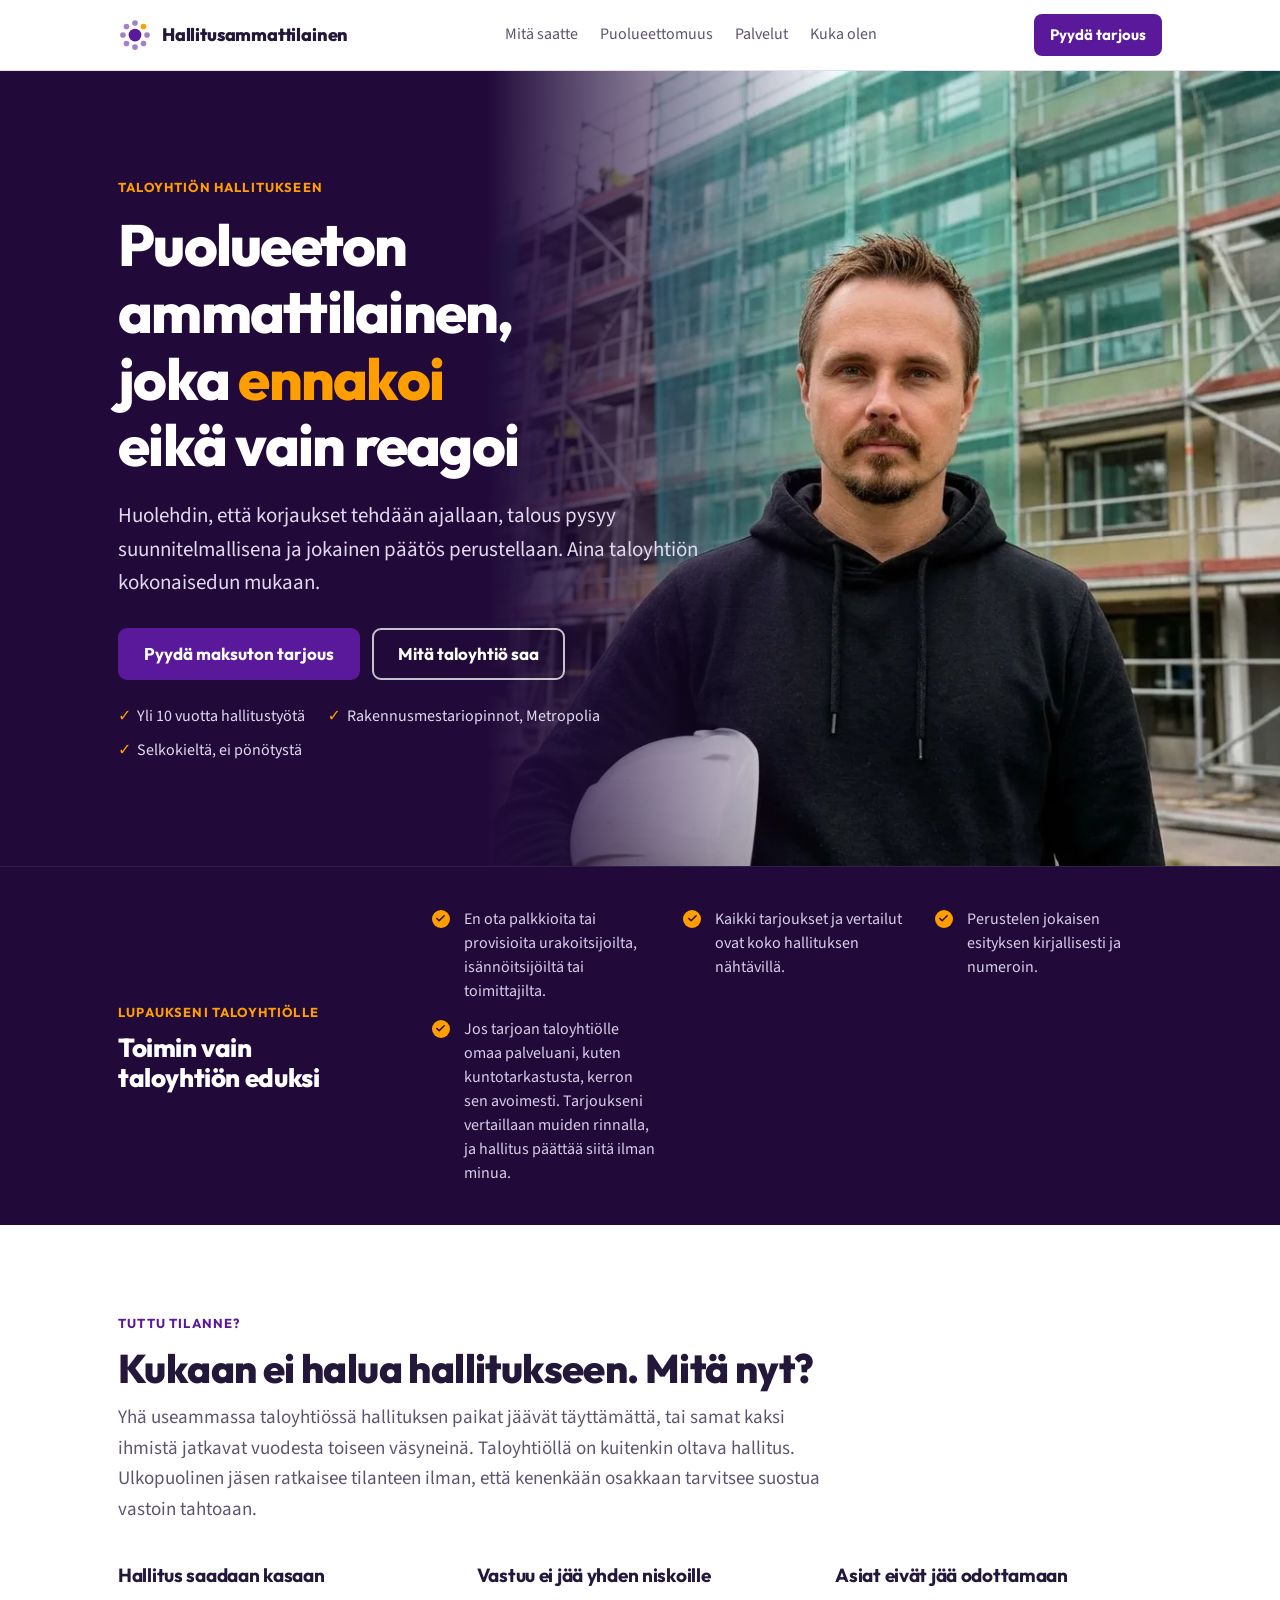
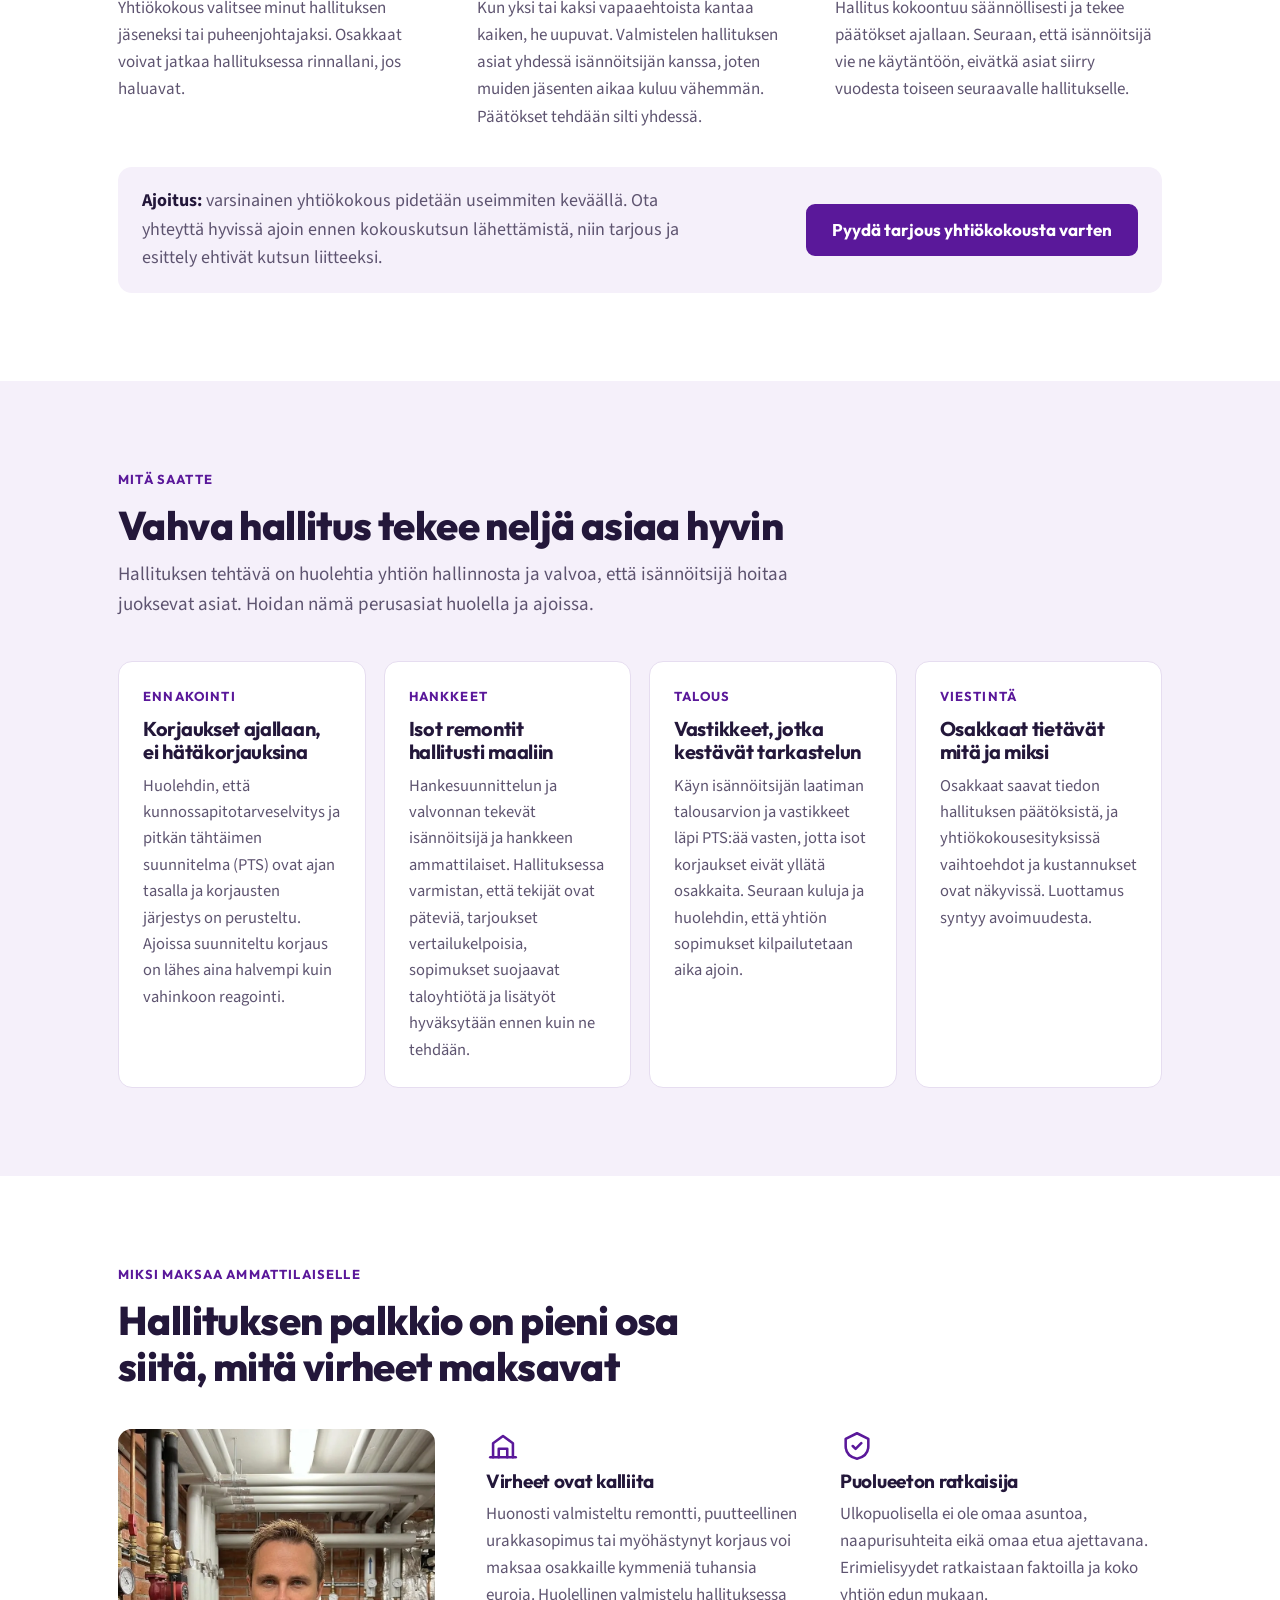
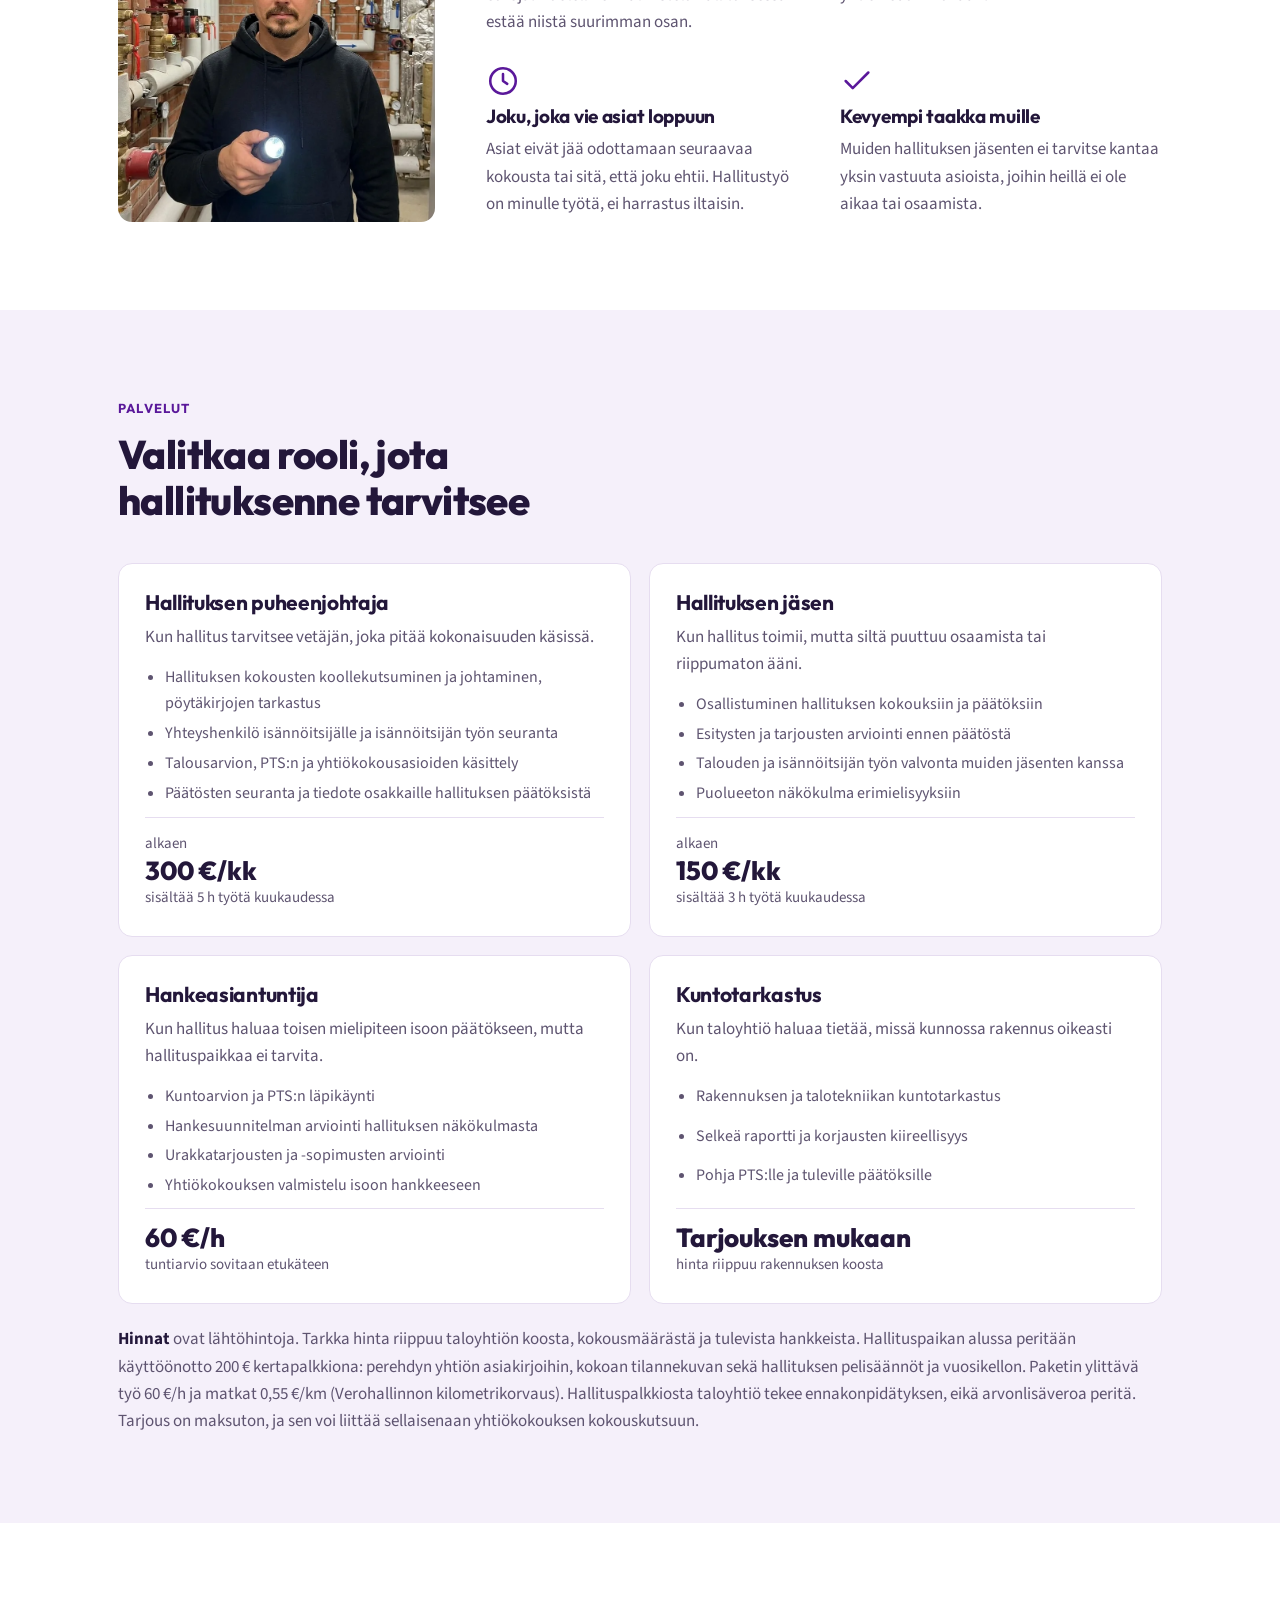
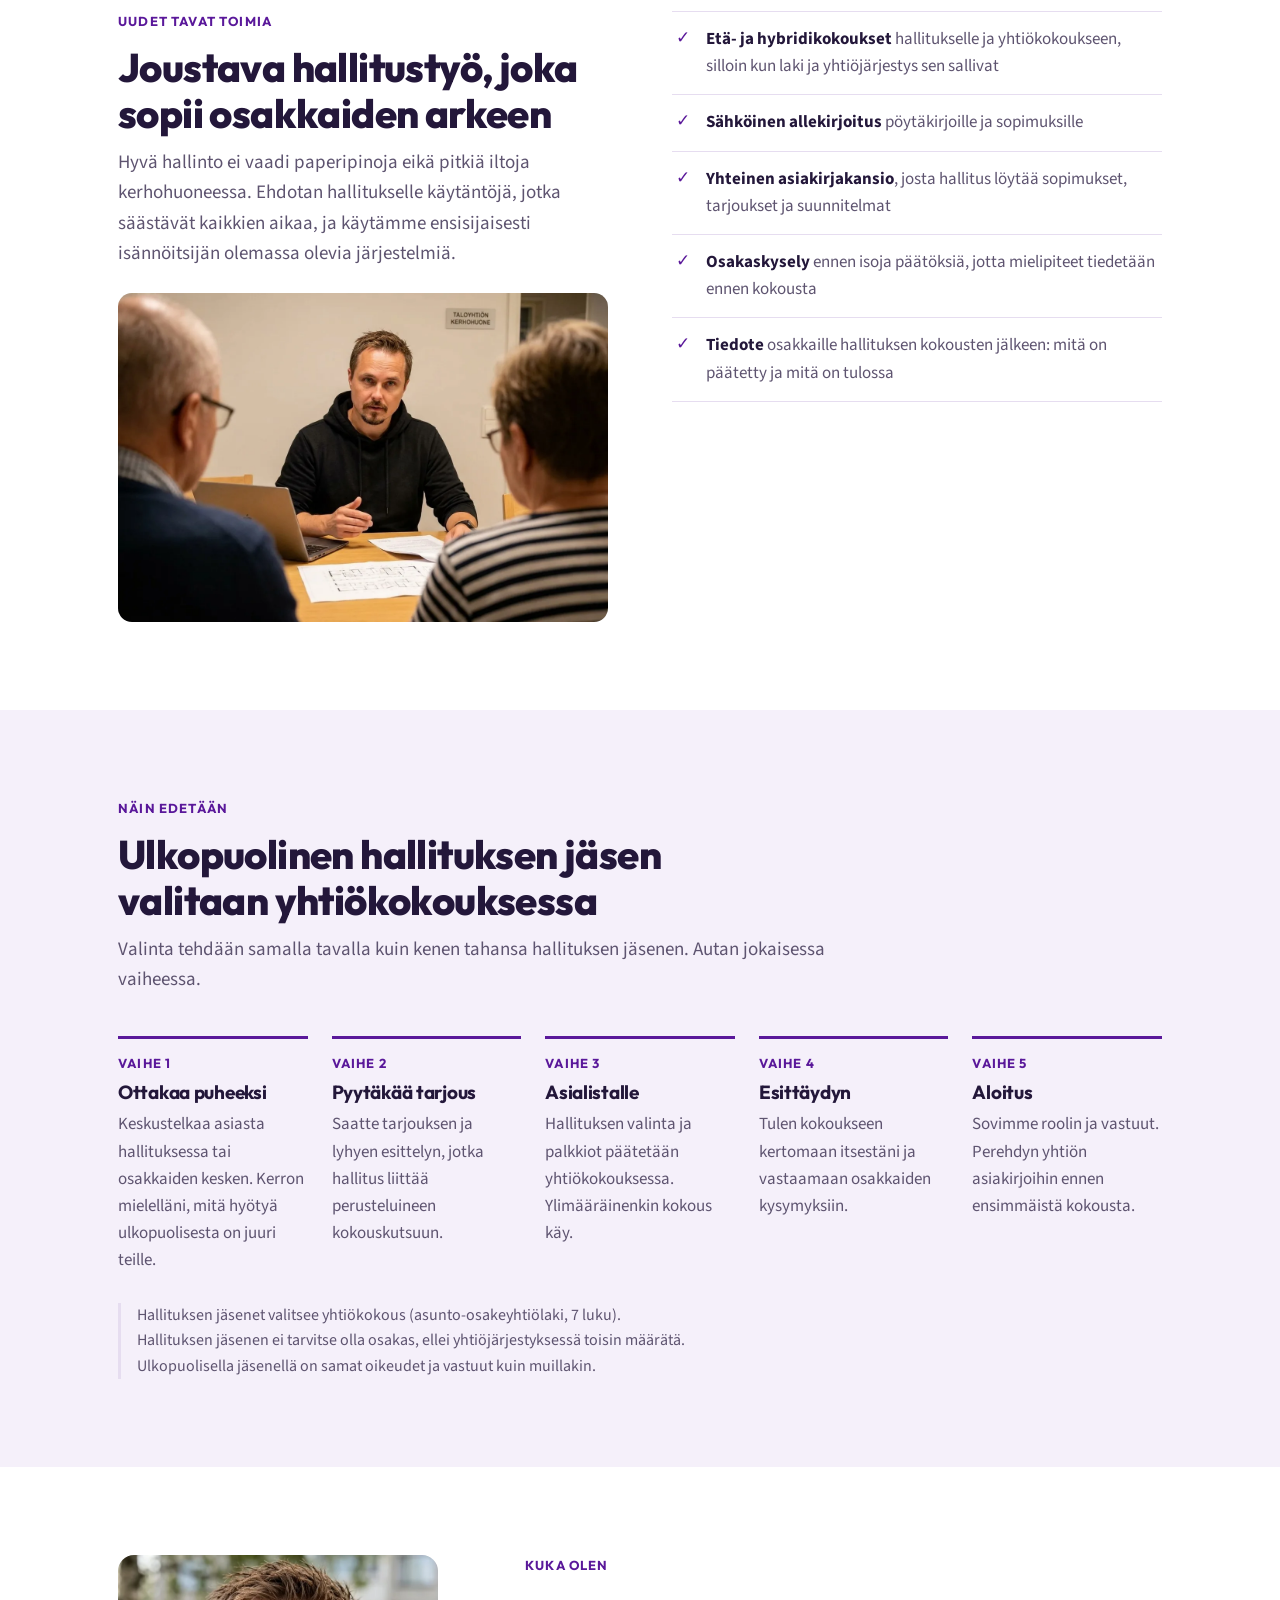
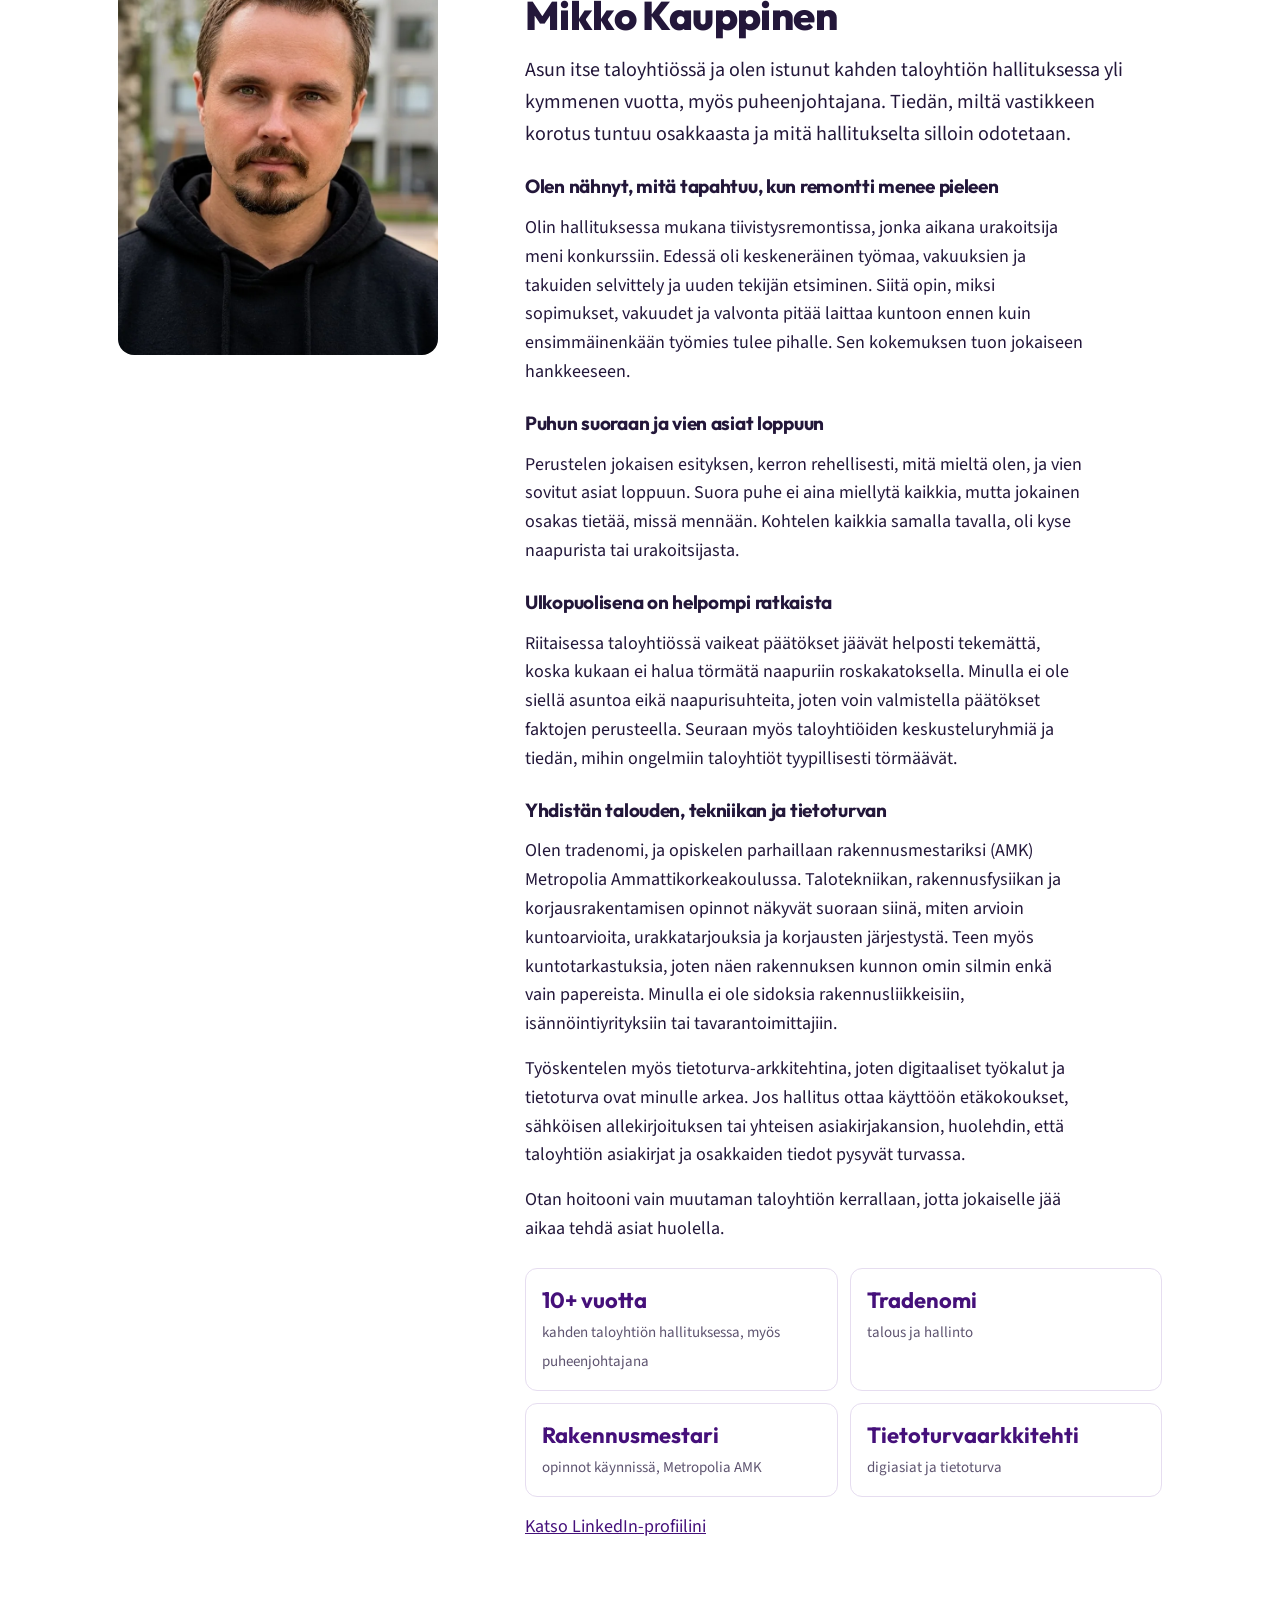
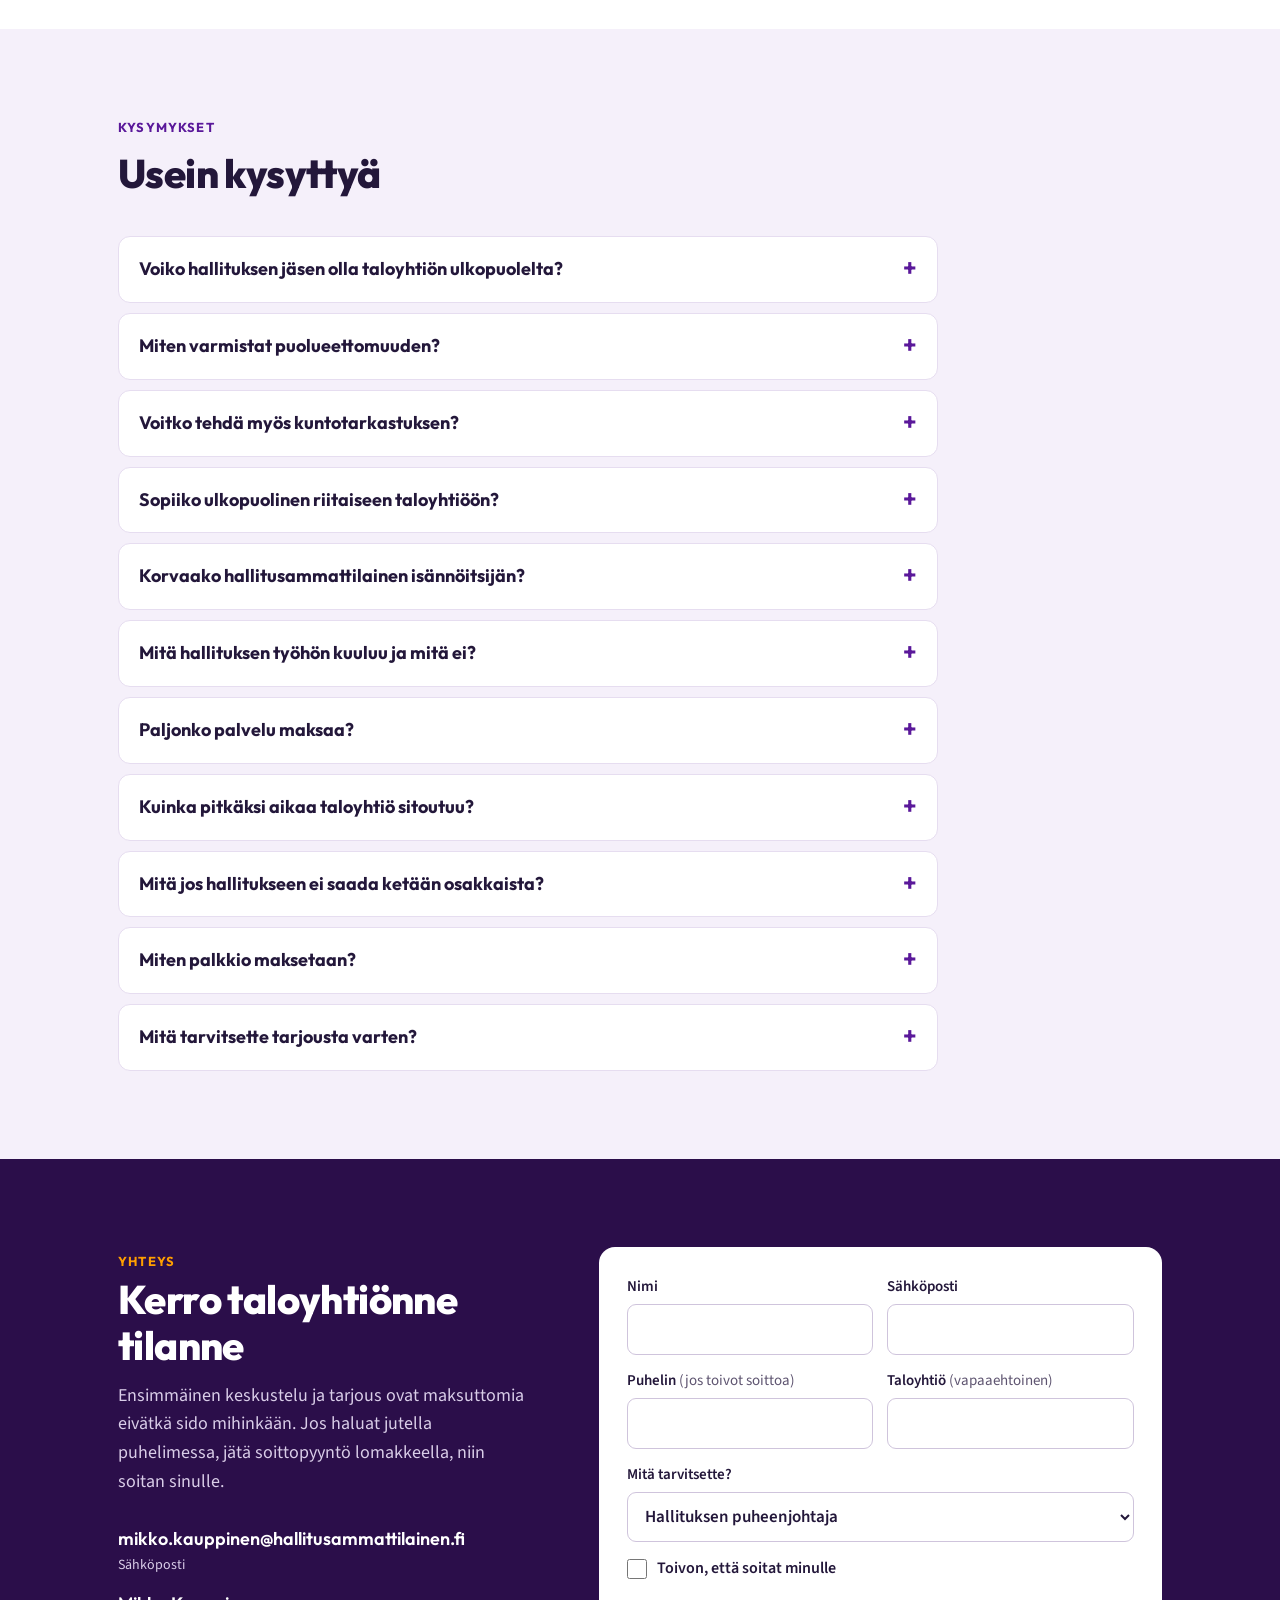
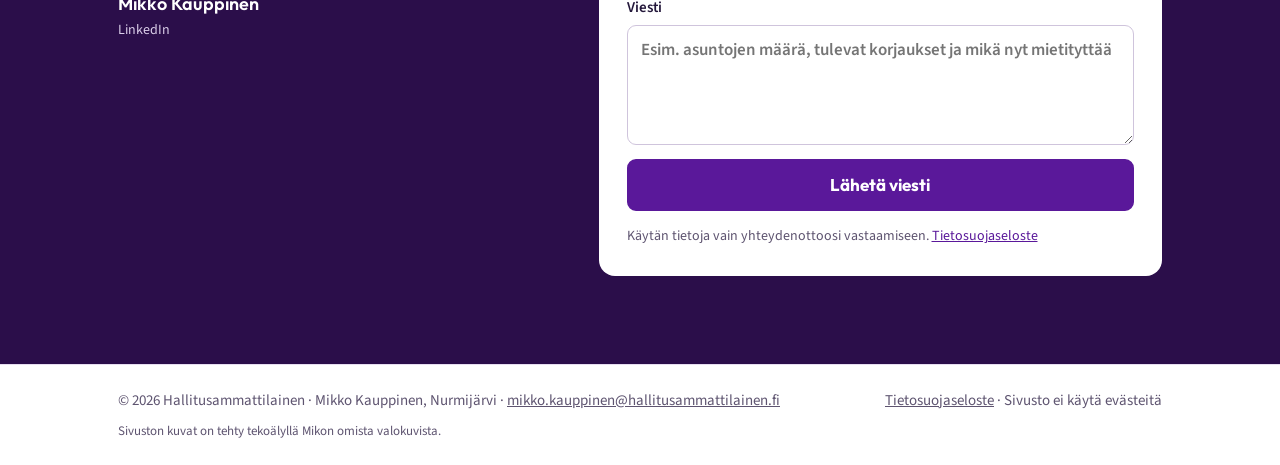
<file: index.html>
<!doctype html>
<html lang="fi">
<head>
<meta charset="utf-8">
<meta http-equiv="Content-Security-Policy" content="default-src 'self'; script-src 'self' https://gc.zgo.at; style-src 'self' 'unsafe-inline'; img-src 'self' data: https://hallitusammattilainen.goatcounter.com; font-src 'self'; connect-src https://formspree.io https://hallitusammattilainen.goatcounter.com; form-action 'self'; base-uri 'self'; object-src 'none'">
<meta name="referrer" content="strict-origin-when-cross-origin">

<meta name="viewport" content="width=device-width,initial-scale=1,viewport-fit=cover">
<title>Hallitusammattilainen – puolueeton puheenjohtaja ja hallituksen jäsen taloyhtiöön</title>
<meta name="description" content="Eikö taloyhtiön hallitukseen löydy jäseniä? Puolueeton ulkopuolinen puheenjohtaja tai hallituksen jäsen Nurmijärveltä. Myös kuntotarkastukset. Pyydä maksuton tarjous.">
<link rel="canonical" href="https://hallitusammattilainen.fi/">
<link rel="icon" href="ikoni.svg" type="image/svg+xml">
<link rel="preload" href="fontit/outfit-latin-wght-normal.woff2" as="font" type="font/woff2" crossorigin>
<link rel="stylesheet" href="tyyli.css">
<meta property="og:type" content="website">
<meta property="og:locale" content="fi_FI">
<meta property="og:title" content="Hallitusammattilainen – puolueeton ammattilainen taloyhtiön hallitukseen">
<meta property="og:description" content="Eikö hallitukseen löydy jäseniä? Puolueeton ulkopuolinen puheenjohtaja tai hallituksen jäsen taloyhtiöön. Pyydä maksuton tarjous.">
<meta property="og:site_name" content="Hallitusammattilainen">
<meta property="og:image" content="https://hallitusammattilainen.fi/kuvat/jakokuva.jpg">
<meta property="og:image:alt" content="Mikko Kauppinen mustassa hupparissa kerrostalon seinän vieressä, teksti: Puolueeton ammattilainen taloyhtiön hallitukseen">
<meta property="og:url" content="https://hallitusammattilainen.fi/">
<meta name="twitter:card" content="summary_large_image">
<meta name="theme-color" content="#2B0E4A">
<script type="application/ld+json">
{"@context":"https://schema.org","@type":"ProfessionalService","name":"Hallitusammattilainen","url":"https://hallitusammattilainen.fi/","image":"https://hallitusammattilainen.fi/kuvat/profiili.jpg","email":"mikko.kauppinen@hallitusammattilainen.fi","areaServed":"FI","address":{"@type":"PostalAddress","addressLocality":"Nurmijärvi","addressCountry":"FI"},"description":"Puolueeton ulkopuolinen hallituksen puheenjohtaja ja hallituksen jäsen taloyhtiöihin sekä kuntotarkastukset.","knowsAbout":["taloyhtiön hallitustyö","asunto-osakeyhtiölaki","kuntoarvio","PTS","korjausrakentaminen","kuntotarkastus"],"hasOfferCatalog":{"@type":"OfferCatalog","name":"Palvelut","itemListElement":[{"@type":"Offer","itemOffered":{"@type":"Service","name":"Ulkopuolinen hallituksen puheenjohtaja"},"priceSpecification":{"@type":"UnitPriceSpecification","price":"300","priceCurrency":"EUR","unitText":"kuukausi","description":"alkaen"}},{"@type":"Offer","itemOffered":{"@type":"Service","name":"Ulkopuolinen hallituksen jäsen"},"priceSpecification":{"@type":"UnitPriceSpecification","price":"150","priceCurrency":"EUR","unitText":"kuukausi","description":"alkaen"}},{"@type":"Offer","itemOffered":{"@type":"Service","name":"Käyttöönotto hallituspaikan alussa"},"priceSpecification":{"@type":"PriceSpecification","price":"200","priceCurrency":"EUR","description":"kertapalkkio"}},{"@type":"Offer","itemOffered":{"@type":"Service","name":"Hankeasiantuntija: toinen mielipide hallitukselle korjaushankkeisiin"}},{"@type":"Offer","itemOffered":{"@type":"Service","name":"Kuntotarkastus"}}]},"founder":{"@type":"Person","name":"Mikko Kauppinen","jobTitle":"Hallitusammattilainen","sameAs":"https://www.linkedin.com/in/mikko-kauppinen-8005861"}}
</script>
</head>
<body>
<a class="skip" href="#sisalto">Siirry sisältöön</a>

<header class="top">
  <div class="in">
    <a class="logo" href="#" aria-label="Hallitusammattilainen, etusivu">
      <svg width="34" height="34" viewBox="0 0 48 48" aria-hidden="true"><circle cx="24" cy="24" r="9" fill="#5A189A"/><g fill="#5A189A" opacity=".55"><circle cx="24" cy="7" r="4"/><circle cx="24" cy="41" r="4"/><circle cx="7" cy="24" r="4"/><circle cx="12" cy="12" r="4"/><circle cx="12" cy="36" r="4"/><circle cx="36" cy="36" r="4"/><circle cx="41" cy="24" r="4"/></g><circle cx="36" cy="12" r="4" fill="#FF9E00"/></svg>
      Hallitusammattilainen
    </a>
    <nav aria-label="Päävalikko">
      <a href="#mita-saatte">Mitä saatte</a>
      <a href="#puolueettomuus">Puolueettomuus</a>
      <a href="#palvelut">Palvelut</a>
      <a href="#mikko">Kuka olen</a>
    </nav>
    <a class="cta-s" href="#yhteys">Pyydä tarjous</a>
  </div>
</header>

<main id="sisalto">

<section class="hero hero-img">
  <picture class="bg"><source srcset="kuvat/remontti.webp" type="image/webp"><img src="kuvat/remontti.jpg" width="1264" height="848" alt="Mikko Kauppinen kypärä kainalossa julkisivuremontin työmaalla" fetchpriority="high"></picture>
  <div class="in">
    <div class="hero-txt">
      <span class="eyebrow">Taloyhtiön hallitukseen</span>
      <h1>Puolueeton ammattilainen, joka <em>ennakoi</em> eikä vain reagoi</h1>
      <p class="lead">Huolehdin, että korjaukset tehdään ajallaan, talous pysyy suunnitelmallisena ja jokainen päätös perustellaan. Aina taloyhtiön kokonaisedun mukaan.</p>
      <div class="ctas">
        <a class="btn" href="#yhteys">Pyydä maksuton tarjous</a>
        <a class="btn ghost" href="#mita-saatte">Mitä taloyhtiö saa</a>
      </div>
      <ul class="trust">
        <li>Yli 10 vuotta hallitustyötä</li>
        <li>Rakennusmestariopinnot, Metropolia</li>
        <li>Selkokieltä, ei pönötystä</li>
      </ul>
    </div>
  </div>
</section>

<section class="promise-band" id="puolueettomuus" aria-labelledby="lupaus-otsikko">
  <div class="in">
    <div>
      <span class="eyebrow">Lupaukseni taloyhtiölle</span>
      <h2 id="lupaus-otsikko">Toimin vain taloyhtiön eduksi</h2>
    </div>
    <ul>
      <li>En ota palkkioita tai provisioita urakoitsijoilta, isännöitsijöiltä tai toimittajilta.</li>
      <li>Kaikki tarjoukset ja vertailut ovat koko hallituksen nähtävillä.</li>
      <li>Perustelen jokaisen esityksen kirjallisesti ja numeroin.</li>
      <li>Jos tarjoan taloyhtiölle omaa palveluani, kuten kuntotarkastusta, kerron sen avoimesti. Tarjoukseni vertaillaan muiden rinnalla, ja hallitus päättää siitä ilman minua.</li>
    </ul>
  </div>
</section>

<section class="sec" id="kukaan-ei-halua" aria-labelledby="tuttu-otsikko">
  <div class="in">
    <div class="head">
      <span class="eyebrow">Tuttu tilanne?</span>
      <h2 id="tuttu-otsikko">Kukaan ei halua hallitukseen. Mitä nyt?</h2>
      <p>Yhä useammassa taloyhtiössä hallituksen paikat jäävät täyttämättä, tai samat kaksi ihmistä jatkavat vuodesta toiseen väsyneinä. Taloyhtiöllä on kuitenkin oltava hallitus. Ulkopuolinen jäsen ratkaisee tilanteen ilman, että kenenkään osakkaan tarvitsee suostua vastoin tahtoaan.</p>
    </div>
    <div class="why">
      <div>
        <h3>Hallitus saadaan kasaan</h3>
        <p>Yhtiökokous valitsee minut hallituksen jäseneksi tai puheenjohtajaksi. Osakkaat voivat jatkaa hallituksessa rinnallani, jos haluavat.</p>
      </div>
      <div>
        <h3>Vastuu ei jää yhden niskoille</h3>
        <p>Kun yksi tai kaksi vapaaehtoista kantaa kaiken, he uupuvat. Valmistelen hallituksen asiat yhdessä isännöitsijän kanssa, joten muiden jäsenten aikaa kuluu vähemmän. Päätökset tehdään silti yhdessä.</p>
      </div>
      <div>
        <h3>Asiat eivät jää odottamaan</h3>
        <p>Hallitus kokoontuu säännöllisesti ja tekee päätökset ajallaan. Seuraan, että isännöitsijä vie ne käytäntöön, eivätkä asiat siirry vuodesta toiseen seuraavalle hallitukselle.</p>
      </div>
    </div>
    <div class="timing">
      <p><b>Ajoitus:</b> varsinainen yhtiökokous pidetään useimmiten keväällä. Ota yhteyttä hyvissä ajoin ennen kokouskutsun lähettämistä, niin tarjous ja esittely ehtivät kutsun liitteeksi.</p>
      <a class="btn" href="#yhteys">Pyydä tarjous yhtiökokousta varten</a>
    </div>
  </div>
</section>

<section class="sec tint" id="mita-saatte" aria-labelledby="saatte-otsikko">
  <div class="in">
    <div class="head">
      <span class="eyebrow">Mitä saatte</span>
      <h2 id="saatte-otsikko">Vahva hallitus tekee neljä asiaa hyvin</h2>
      <p>Hallituksen tehtävä on huolehtia yhtiön hallinnosta ja valvoa, että isännöitsijä hoitaa juoksevat asiat. Hoidan nämä perusasiat huolella ja ajoissa.</p>
    </div>
    <div class="pillars">
      <article>
        <span class="num">Ennakointi</span>
        <h3>Korjaukset ajallaan, ei hätäkorjauksina</h3>
        <p>Huolehdin, että kunnossapitotarveselvitys ja pitkän tähtäimen suunnitelma (PTS) ovat ajan tasalla ja korjausten järjestys on perusteltu. Ajoissa suunniteltu korjaus on lähes aina halvempi kuin vahinkoon reagointi.</p>
      </article>
      <article>
        <span class="num">Hankkeet</span>
        <h3>Isot remontit hallitusti maaliin</h3>
        <p>Hankesuunnittelun ja valvonnan tekevät isännöitsijä ja hankkeen ammattilaiset. Hallituksessa varmistan, että tekijät ovat päteviä, tarjoukset vertailukelpoisia, sopimukset suojaavat taloyhtiötä ja lisätyöt hyväksytään ennen kuin ne tehdään.</p>
      </article>
      <article>
        <span class="num">Talous</span>
        <h3>Vastikkeet, jotka kestävät tarkastelun</h3>
        <p>Käyn isännöitsijän laatiman talousarvion ja vastikkeet läpi PTS:ää vasten, jotta isot korjaukset eivät yllätä osakkaita. Seuraan kuluja ja huolehdin, että yhtiön sopimukset kilpailutetaan aika ajoin.</p>
      </article>
      <article>
        <span class="num">Viestintä</span>
        <h3>Osakkaat tietävät mitä ja miksi</h3>
        <p>Osakkaat saavat tiedon hallituksen päätöksistä, ja yhtiökokousesityksissä vaihtoehdot ja kustannukset ovat näkyvissä. Luottamus syntyy avoimuudesta.</p>
      </article>
    </div>
  </div>
</section>

<section class="sec" aria-labelledby="miksi-otsikko">
  <div class="in">
    <div class="head">
      <span class="eyebrow">Miksi maksaa ammattilaiselle</span>
      <h2 id="miksi-otsikko">Hallituksen palkkio on pieni osa siitä, mitä virheet maksavat</h2>
    </div>
    <div class="split">
    <figure class="side">
      <picture><source srcset="kuvat/tekniikka.webp" type="image/webp"><img src="kuvat/tekniikka.jpg" width="800" height="993" loading="lazy" alt="Mikko Kauppinen taskulampun kanssa kerrostalon lämmönjakohuoneessa"></picture>
    </figure>
    <div class="why">
      <div>
        <svg width="34" height="34" viewBox="0 0 24 24" fill="none" stroke="currentColor" stroke-width="1.8" stroke-linecap="round" stroke-linejoin="round" aria-hidden="true"><path d="M3 20h18"/><path d="M5 20V10l7-5 7 5v10"/><path d="M9 20v-6h6v6"/></svg>
        <h3>Virheet ovat kalliita</h3>
        <p>Huonosti valmisteltu remontti, puutteellinen urakkasopimus tai myöhästynyt korjaus voi maksaa osakkaille kymmeniä tuhansia euroja. Huolellinen valmistelu hallituksessa estää niistä suurimman osan.</p>
      </div>
      <div>
        <svg width="34" height="34" viewBox="0 0 24 24" fill="none" stroke="currentColor" stroke-width="1.8" stroke-linecap="round" stroke-linejoin="round" aria-hidden="true"><path d="M12 3l8 4v5c0 5-3.5 8-8 9-4.5-1-8-4-8-9V7z"/><path d="M9 12l2 2 4-4"/></svg>
        <h3>Puolueeton ratkaisija</h3>
        <p>Ulkopuolisella ei ole omaa asuntoa, naapurisuhteita eikä omaa etua ajettavana. Erimielisyydet ratkaistaan faktoilla ja koko yhtiön edun mukaan.</p>
      </div>
      <div>
        <svg width="34" height="34" viewBox="0 0 24 24" fill="none" stroke="currentColor" stroke-width="1.8" stroke-linecap="round" stroke-linejoin="round" aria-hidden="true"><circle cx="12" cy="12" r="9"/><path d="M12 7v5l3 2"/></svg>
        <h3>Joku, joka vie asiat loppuun</h3>
        <p>Asiat eivät jää odottamaan seuraavaa kokousta tai sitä, että joku ehtii. Hallitustyö on minulle työtä, ei harrastus iltaisin.</p>
      </div>
      <div>
        <svg width="34" height="34" viewBox="0 0 24 24" fill="none" stroke="currentColor" stroke-width="1.8" stroke-linecap="round" stroke-linejoin="round" aria-hidden="true"><path d="M20 6L9 17l-5-5"/></svg>
        <h3>Kevyempi taakka muille</h3>
        <p>Muiden hallituksen jäsenten ei tarvitse kantaa yksin vastuuta asioista, joihin heillä ei ole aikaa tai osaamista.</p>
      </div>
    </div>
    </div>
  </div>
</section>

<section class="sec tint" id="palvelut" aria-labelledby="palvelut-otsikko">
  <div class="in">
    <div class="head">
      <span class="eyebrow">Palvelut</span>
      <h2 id="palvelut-otsikko">Valitkaa rooli, jota hallituksenne tarvitsee</h2>
    </div>
    <div class="grid4">
      <article class="svc">
        <h3>Hallituksen puheenjohtaja</h3>
        <p>Kun hallitus tarvitsee vetäjän, joka pitää kokonaisuuden käsissä.</p>
        <ul>
          <li>Hallituksen kokousten koollekutsuminen ja johtaminen, pöytäkirjojen tarkastus</li>
          <li>Yhteyshenkilö isännöitsijälle ja isännöitsijän työn seuranta</li>
          <li>Talousarvion, PTS:n ja yhtiökokousasioiden käsittely</li>
          <li>Päätösten seuranta ja tiedote osakkaille hallituksen päätöksistä</li>
        </ul>
        <p class="from">alkaen <b>300 €/kk</b><span>sisältää 5 h työtä kuukaudessa</span></p>
      </article>
      <article class="svc">
        <h3>Hallituksen jäsen</h3>
        <p>Kun hallitus toimii, mutta siltä puuttuu osaamista tai riippumaton ääni.</p>
        <ul>
          <li>Osallistuminen hallituksen kokouksiin ja päätöksiin</li>
          <li>Esitysten ja tarjousten arviointi ennen päätöstä</li>
          <li>Talouden ja isännöitsijän työn valvonta muiden jäsenten kanssa</li>
          <li>Puolueeton näkökulma erimielisyyksiin</li>
        </ul>
        <p class="from">alkaen <b>150 €/kk</b><span>sisältää 3 h työtä kuukaudessa</span></p>
      </article>
      <article class="svc">
        <h3>Hankeasiantuntija</h3>
        <p>Kun hallitus haluaa toisen mielipiteen isoon päätökseen, mutta hallituspaikkaa ei tarvita.</p>
        <ul>
          <li>Kuntoarvion ja PTS:n läpikäynti</li>
          <li>Hankesuunnitelman arviointi hallituksen näkökulmasta</li>
          <li>Urakkatarjousten ja -sopimusten arviointi</li>
          <li>Yhtiökokouksen valmistelu isoon hankkeeseen</li>
        </ul>
        <p class="from"><b>60 €/h</b><span>tuntiarvio sovitaan etukäteen</span></p>
      </article>
      <article class="svc">
        <h3>Kuntotarkastus</h3>
        <p>Kun taloyhtiö haluaa tietää, missä kunnossa rakennus oikeasti on.</p>
        <ul>
          <li>Rakennuksen ja talotekniikan kuntotarkastus</li>
          <li>Selkeä raportti ja korjausten kiireellisyys</li>
          <li>Pohja PTS:lle ja tuleville päätöksille</li>
        </ul>
        <p class="from"><b>Tarjouksen mukaan</b><span>hinta riippuu rakennuksen koosta</span></p>
      </article>
    </div>
    <p class="price"><b>Hinnat</b> ovat lähtöhintoja. Tarkka hinta riippuu taloyhtiön koosta, kokousmäärästä ja tulevista hankkeista. Hallituspaikan alussa peritään käyttöönotto 200 € kertapalkkiona: perehdyn yhtiön asiakirjoihin, kokoan tilannekuvan sekä hallituksen pelisäännöt ja vuosikellon. Paketin ylittävä työ 60 €/h ja matkat 0,55 €/km (Verohallinnon kilometrikorvaus). Hallituspalkkiosta taloyhtiö tekee ennakonpidätyksen, eikä arvonlisäveroa peritä. Tarjous on maksuton, ja sen voi liittää sellaisenaan yhtiökokouksen kokouskutsuun.</p>
  </div>
</section>

<section class="sec" aria-labelledby="tavat-otsikko">
  <div class="in ways">
    <div class="head" style="margin-bottom:0">
      <span class="eyebrow">Uudet tavat toimia</span>
      <h2 id="tavat-otsikko">Joustava hallitustyö, joka sopii osakkaiden arkeen</h2>
      <p>Hyvä hallinto ei vaadi paperipinoja eikä pitkiä iltoja kerhohuoneessa. Ehdotan hallitukselle käytäntöjä, jotka säästävät kaikkien aikaa, ja käytämme ensisijaisesti isännöitsijän olemassa olevia järjestelmiä.</p>
      <figure class="wide" style="margin-top:12px">
        <picture><source srcset="kuvat/kokous.webp" type="image/webp"><img src="kuvat/kokous.jpg" width="1264" height="848" loading="lazy" alt="Mikko Kauppinen käy pohjapiirustuksia läpi osakkaiden kanssa taloyhtiön kerhohuoneessa"></picture>
      </figure>
    </div>
    <ul class="checks">
      <li><b>Etä- ja hybridikokoukset</b> hallitukselle ja yhtiökokoukseen, silloin kun laki ja yhtiöjärjestys sen sallivat</li>
      <li><b>Sähköinen allekirjoitus</b> pöytäkirjoille ja sopimuksille</li>
      <li><b>Yhteinen asiakirjakansio</b>, josta hallitus löytää sopimukset, tarjoukset ja suunnitelmat</li>
      <li><b>Osakaskysely</b> ennen isoja päätöksiä, jotta mielipiteet tiedetään ennen kokousta</li>
      <li><b>Tiedote</b> osakkaille hallituksen kokousten jälkeen: mitä on päätetty ja mitä on tulossa</li>
    </ul>
  </div>
</section>

<section class="sec tint" id="nain-edetaan" aria-labelledby="nain-otsikko">
  <div class="in">
    <div class="head">
      <span class="eyebrow">Näin edetään</span>
      <h2 id="nain-otsikko">Ulkopuolinen hallituksen jäsen valitaan yhtiökokouksessa</h2>
      <p>Valinta tehdään samalla tavalla kuin kenen tahansa hallituksen jäsenen. Autan jokaisessa vaiheessa.</p>
    </div>
    <ol class="how">
      <li><h3>Ottakaa puheeksi</h3><p>Keskustelkaa asiasta hallituksessa tai osakkaiden kesken. Kerron mielelläni, mitä hyötyä ulkopuolisesta on juuri teille.</p></li>
      <li><h3>Pyytäkää tarjous</h3><p>Saatte tarjouksen ja lyhyen esittelyn, jotka hallitus liittää perusteluineen kokouskutsuun.</p></li>
      <li><h3>Asialistalle</h3><p>Hallituksen valinta ja palkkiot päätetään yhtiökokouksessa. Ylimääräinenkin kokous käy.</p></li>
      <li><h3>Esittäydyn</h3><p>Tulen kokoukseen kertomaan itsestäni ja vastaamaan osakkaiden kysymyksiin.</p></li>
      <li><h3>Aloitus</h3><p>Sovimme roolin ja vastuut. Perehdyn yhtiön asiakirjoihin ennen ensimmäistä kokousta.</p></li>
    </ol>
    <p class="law">Hallituksen jäsenet valitsee yhtiökokous (asunto-osakeyhtiölaki, 7 luku). Hallituksen jäsenen ei tarvitse olla osakas, ellei yhtiöjärjestyksessä toisin määrätä. Ulkopuolisella jäsenellä on samat oikeudet ja vastuut kuin muillakin.</p>
  </div>
</section>

<section class="sec me" id="mikko" aria-labelledby="mikko-otsikko">
  <div class="in">
    <picture><source srcset="kuvat/mikko-piha.webp" type="image/webp"><img src="kuvat/mikko-piha.jpg" width="742" height="928" loading="lazy" alt="Mikko Kauppinen kerrostalon pihalla"></picture>
    <div class="txt">
      <span class="eyebrow">Kuka olen</span>
      <h2 id="mikko-otsikko" style="font-size:clamp(28px,3.6vw,40px);font-weight:800">Mikko Kauppinen</h2>
      <p class="intro">Asun itse taloyhtiössä ja olen istunut kahden taloyhtiön hallituksessa yli kymmenen vuotta, myös puheenjohtajana. Tiedän, miltä vastikkeen korotus tuntuu osakkaasta ja mitä hallitukselta silloin odotetaan.</p>
      <h3 class="me-h">Olen nähnyt, mitä tapahtuu, kun remontti menee pieleen</h3>
      <p>Olin hallituksessa mukana tiivistysremontissa, jonka aikana urakoitsija meni konkurssiin. Edessä oli keskeneräinen työmaa, vakuuksien ja takuiden selvittely ja uuden tekijän etsiminen. Siitä opin, miksi sopimukset, vakuudet ja valvonta pitää laittaa kuntoon ennen kuin ensimmäinenkään työmies tulee pihalle. Sen kokemuksen tuon jokaiseen hankkeeseen.</p>
      <h3 class="me-h">Puhun suoraan ja vien asiat loppuun</h3>
      <p>Perustelen jokaisen esityksen, kerron rehellisesti, mitä mieltä olen, ja vien sovitut asiat loppuun. Suora puhe ei aina miellytä kaikkia, mutta jokainen osakas tietää, missä mennään. Kohtelen kaikkia samalla tavalla, oli kyse naapurista tai urakoitsijasta.</p>
      <h3 class="me-h">Ulkopuolisena on helpompi ratkaista</h3>
      <p>Riitaisessa taloyhtiössä vaikeat päätökset jäävät helposti tekemättä, koska kukaan ei halua törmätä naapuriin roskakatoksella. Minulla ei ole siellä asuntoa eikä naapurisuhteita, joten voin valmistella päätökset faktojen perusteella. Seuraan myös taloyhtiöiden keskusteluryhmiä ja tiedän, mihin ongelmiin taloyhtiöt tyypillisesti törmäävät.</p>
      <h3 class="me-h">Yhdistän talouden, tekniikan ja tietoturvan</h3>
      <p>Olen tradenomi, ja opiskelen parhaillaan rakennusmestariksi (AMK) Metropolia Ammattikorkeakoulussa. Talotekniikan, rakennusfysiikan ja korjausrakentamisen opinnot näkyvät suoraan siinä, miten arvioin kuntoarvioita, urakkatarjouksia ja korjausten järjestystä. Teen myös kuntotarkastuksia, joten näen rakennuksen kunnon omin silmin enkä vain papereista. Minulla ei ole sidoksia rakennusliikkeisiin, isännöintiyrityksiin tai tavarantoimittajiin.</p>
      <p>Työskentelen myös tietoturva-arkkitehtina, joten digitaaliset työkalut ja tietoturva ovat minulle arkea. Jos hallitus ottaa käyttöön etäkokoukset, sähköisen allekirjoituksen tai yhteisen asiakirjakansion, huolehdin, että taloyhtiön asiakirjat ja osakkaiden tiedot pysyvät turvassa.</p>
      <p>Otan hoitooni vain muutaman taloyhtiön kerrallaan, jotta jokaiselle jää aikaa tehdä asiat huolella.</p>
      <div class="facts">
        <div><b>10+ vuotta</b><span>kahden taloyhtiön hallituksessa, myös puheenjohtajana</span></div>
        <div><b>Tradenomi</b><span>talous ja hallinto</span></div>
        <div><b>Rakennus&shy;mestari</b><span>opinnot käynnissä, Metropolia AMK</span></div>
        <div><b>Tietoturva&shy;arkkitehti</b><span>digiasiat ja tietoturva</span></div>
      </div>
      <p><a href="https://www.linkedin.com/in/mikko-kauppinen-8005861" rel="noopener">Katso LinkedIn-profiilini</a></p>
    </div>
  </div>
</section>

<section class="sec tint" id="kysymykset" aria-labelledby="kys-otsikko">
  <div class="in">
    <div class="head">
      <span class="eyebrow">Kysymykset</span>
      <h2 id="kys-otsikko">Usein kysyttyä</h2>
    </div>
    <div class="faq">
      <details><summary>Voiko hallituksen jäsen olla taloyhtiön ulkopuolelta?</summary><p>Voi. Asunto-osakeyhtiölaki ei edellytä, että hallituksen jäsen on osakas tai asukas. Tarkistakaa kuitenkin yhtiöjärjestyksestä, onko siinä omia rajoituksia.</p></details>
      <details><summary>Miten varmistat puolueettomuuden?</summary><p>En ota palkkioita urakoitsijoilta tai muilta toimittajilta, enkä ole sidoksissa isännöinti- tai rakennusyrityksiin. Tarjousvertailut ja perustelut ovat koko hallituksen nähtävillä. Jos tarjoan taloyhtiölle omaa palveluani, kuten kuntotarkastusta, kerron sen avoimesti, tarjoukseni vertaillaan muiden rinnalla ja hallitus päättää siitä ilman minua, kuten asunto-osakeyhtiölaki edellyttää.</p></details>
      <details><summary>Voitko tehdä myös kuntotarkastuksen?</summary><p>Voin, joko hallitustyön lisäksi tai erillisenä palveluna. Kuntotarkastus antaa hallitukselle tiedon, jonka varaan PTS ja korjausten järjestys rakennetaan. Jos istun samassa hallituksessa, en osallistu päätökseen omasta tarjouksestani.</p></details>
      <details><summary>Sopiiko ulkopuolinen riitaiseen taloyhtiöön?</summary><p>Erityisen hyvin. Ulkopuolisella ei ole omaa asuntoa eikä naapurisuhteita taloyhtiössä, joten hän voi valmistella päätökset faktojen ja koko yhtiön edun perusteella. Osakkaiden ei tarvitse ottaa riitoja henkilökohtaisesti, kun vaikeat asiat valmistelee ulkopuolinen.</p></details>
      <details><summary>Korvaako hallitusammattilainen isännöitsijän?</summary><p>Ei. Isännöitsijä hoitaa juoksevan hallinnon, ja hallitus päättää ja valvoo. Teen tiivistä yhteistyötä isännöitsijänne kanssa ja varmistan, että sovitut asiat etenevät.</p></details>
      <details><summary>Mitä hallituksen työhön kuuluu ja mitä ei?</summary><p>Hallitus huolehtii yhtiön hallinnosta: se valvoo taloutta ja isännöitsijän työtä, käsittelee talousarvion ja kunnossapitotarpeet, valmistelee yhtiökokouksen ja tekee päätökset. Puheenjohtaja lisäksi kutsuu hallituksen koolle, johtaa kokoukset ja on isännöitsijän yhteyshenkilö.</p><p>Hallitukselle eivät kuulu juokseva hallinto, kirjanpito, vikailmoitukset, osakkaiden arkiset kysymykset eivätkä korjaushankkeen suunnittelu, kilpailutus tai työmaavalvonta. Ne hoitavat isännöitsijä ja hankkeen ammattilaiset.</p></details>
      <details><summary>Paljonko palvelu maksaa?</summary><p>Puheenjohtajana alkaen 300 € kuukaudessa (sisältää 5 h työtä) ja hallituksen jäsenenä alkaen 150 € kuukaudessa (sisältää 3 h). Hallituspaikan alussa käyttöönotto 200 € kertapalkkiona, joka kattaa perehtymisen yhtiön asiakirjoihin, tilannekuvan sekä pelisäännöt ja vuosikellon. Paketin ylittävä työ, kuten isoon hankkeeseen liittyvä ylimääräinen kokoustyö, 60 €/h etukäteen sovitulla arviolla, matkat 0,55 €/km. Tarkka hinta riippuu taloyhtiön koosta ja tilanteesta. Tarjous on maksuton, ja hallituksen palkkioista päättää lopulta yhtiökokous.</p></details>
      <details><summary>Kuinka pitkäksi aikaa taloyhtiö sitoutuu?</summary><p>Hallituksen toimikausi määräytyy yhtiöjärjestyksen mukaan, yleensä yhtiökokouksesta seuraavaan. Yhtiökokous voi myös vaihtaa hallituksen jäsenen kesken toimikauden.</p></details>
      <details><summary>Mitä jos hallitukseen ei saada ketään osakkaista?</summary><p>Taloyhtiöllä on oltava hallitus, joka vastaa hallinnosta. Jos osakkaista ei löydy jäseniä, yhtiökokous voi valita ulkopuolisen jäsenen, kuten minut. Hallituksen jäsenen ei tarvitse olla osakas.</p></details>
      <details><summary>Miten palkkio maksetaan?</summary><p>Hallituksen palkkioista päättää yhtiökokous. Palkkio maksetaan yleensä kuukausi- tai kokouspalkkiona, ja taloyhtiö hoitaa siitä ennakonpidätyksen kuten muillekin hallituksen jäsenille.</p></details>
      <details><summary>Mitä tarvitsette tarjousta varten?</summary><p>Taloyhtiön nimen, asuntojen määrän, toivotun roolin ja lyhyen kuvauksen tilanteesta, esimerkiksi tulevista korjauksista.</p></details>
    </div>
  </div>
</section>

</main>

<section class="contact" id="yhteys" aria-labelledby="yhteys-otsikko">
  <div class="in">
    <div>
      <span class="eyebrow">Yhteys</span>
      <h2 id="yhteys-otsikko">Kerro taloyhtiönne tilanne</h2>
      <p>Ensimmäinen keskustelu ja tarjous ovat maksuttomia eivätkä sido mihinkään. Jos haluat jutella puhelimessa, jätä soittopyyntö lomakkeella, niin soitan sinulle.</p>
      <div class="direct">
        <a href="mailto:mikko.kauppinen@hallitusammattilainen.fi">mikko.kauppinen@hallitusammattilainen.fi<small>Sähköposti</small></a>
        <a href="https://www.linkedin.com/in/mikko-kauppinen-8005861" rel="noopener">Mikko Kauppinen<small>LinkedIn</small></a>
      </div>
    </div>
    <form id="lomake" data-endpoint="https://formspree.io/f/mppdpgab" novalidate>
      <div class="two">
        <label for="nimi">Nimi<input id="nimi" name="nimi" autocomplete="name" required></label>
        <label for="email">Sähköposti<input id="email" name="email" type="email" autocomplete="email" required></label>
      </div>
      <div class="two">
        <label for="puhelin"><span>Puhelin <span class="opt">(jos toivot soittoa)</span></span><input id="puhelin" name="puhelin" type="tel" autocomplete="tel"></label>
        <label for="yhtio"><span>Taloyhtiö <span class="opt">(vapaaehtoinen)</span></span><input id="yhtio" name="taloyhtio" autocomplete="organization"></label>
      </div>
      <label for="rooli">Mitä tarvitsette?
        <select id="rooli" name="rooli">
          <option>Hallituksen puheenjohtaja</option>
          <option>Hallituksen jäsen</option>
          <option>Hankeasiantuntija</option>
          <option>Kuntotarkastus</option>
          <option>En ole vielä varma</option>
        </select>
      </label>
      <label class="check" for="soitto"><input id="soitto" name="soittopyynto" type="checkbox" value="Kyllä"> Toivon, että soitat minulle</label>
      <label for="viesti">Viesti<textarea id="viesti" name="viesti" required placeholder="Esim. asuntojen määrä, tulevat korjaukset ja mikä nyt mietityttää"></textarea></label>
      <input class="hp" type="text" name="_gotcha" tabindex="-1" autocomplete="off" aria-hidden="true">
      <button class="btn" type="submit">Lähetä viesti</button>
      <p class="note">Käytän tietoja vain yhteydenottoosi vastaamiseen. <a href="tietosuoja.html">Tietosuojaseloste</a></p>
      <div class="msg" id="tila" role="status" hidden></div>
    </form>
  </div>
</section>

<footer>
  <div class="in">
    <span>© 2026 Hallitusammattilainen · Mikko Kauppinen, Nurmijärvi · <a href="mailto:mikko.kauppinen@hallitusammattilainen.fi">mikko.kauppinen@hallitusammattilainen.fi</a></span>
    <span><a href="tietosuoja.html">Tietosuojaseloste</a> · Sivusto ei käytä evästeitä</span>
    <span class="ai-note">Sivuston kuvat on tehty tekoälyllä Mikon omista valokuvista.</span>
  </div>
</footer>

<script src="lomake.js" defer></script>
<script data-goatcounter="https://hallitusammattilainen.goatcounter.com/count" async src="https://gc.zgo.at/count.v4.js" crossorigin="anonymous" integrity="sha384-nRw6qfbWyJha9LhsOtSb2YJDyZdKvvCFh0fJYlkquSFjUxp9FVNugbfy8q1jdxI+"></script>
</body>
</html>
</file>
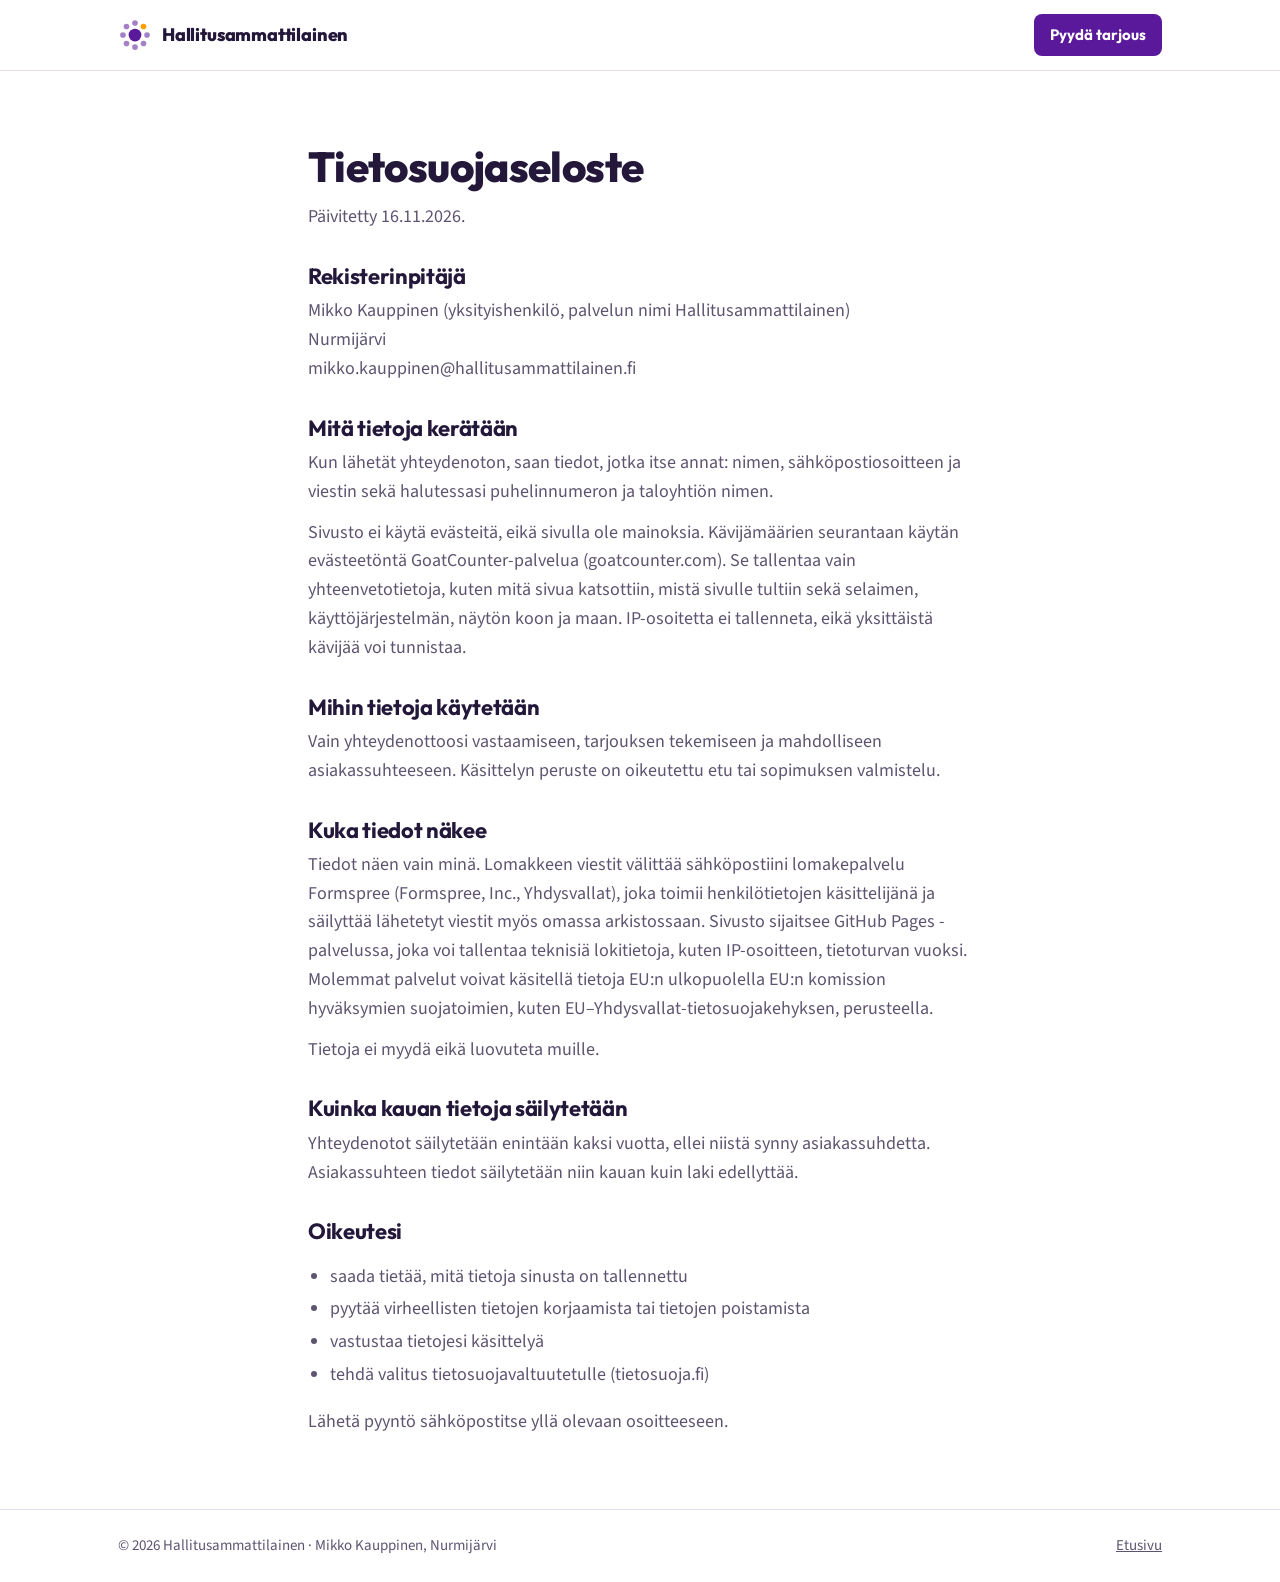
<file: evastekaytanto-eu/index.html>
<!doctype html><html lang="fi"><head><meta charset="utf-8"><title>Siirretty – Hallitusammattilainen</title><meta name="robots" content="noindex"><link rel="canonical" href="https://hallitusammattilainen.fi/tietosuoja.html"><meta http-equiv="refresh" content="0; url=/tietosuoja.html"></head><body><p>Sivu on siirtynyt: <a href="/tietosuoja.html">hallitusammattilainen.fi/tietosuoja.html</a></p></body></html>
</file>
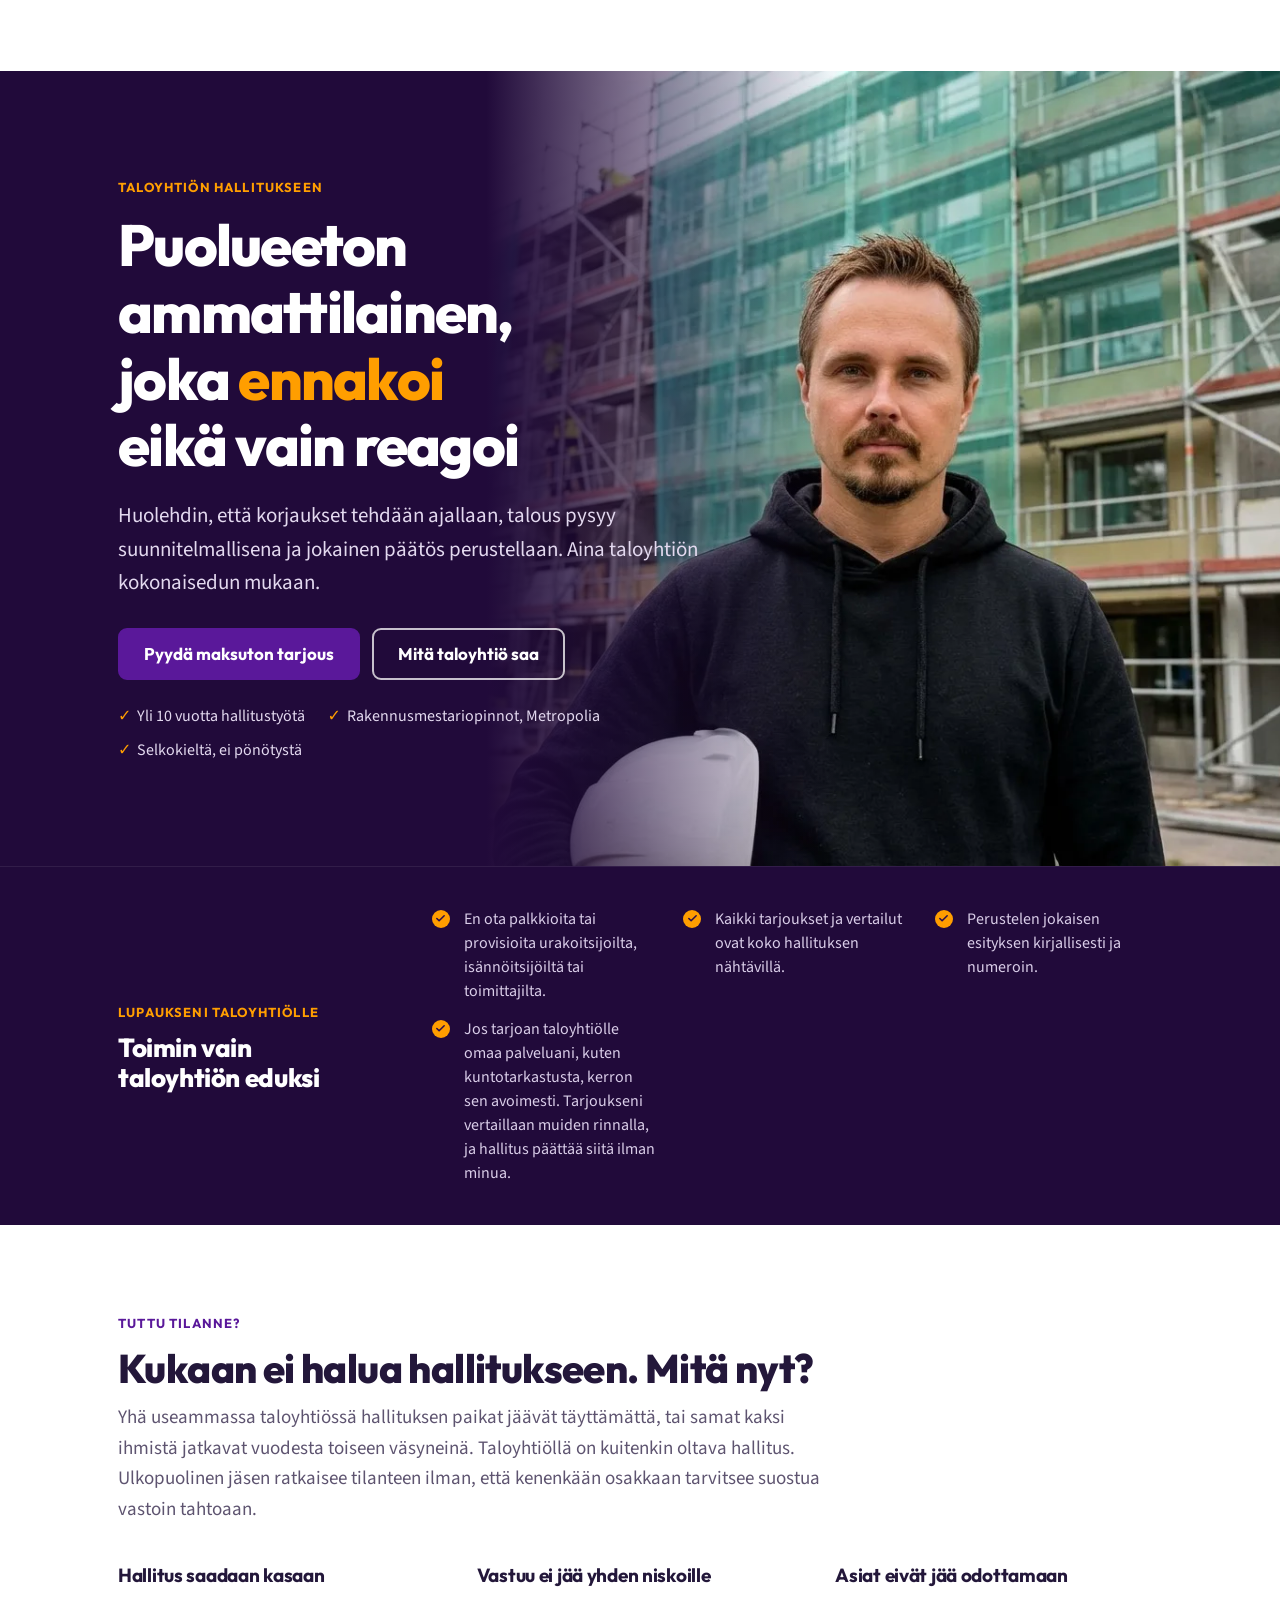
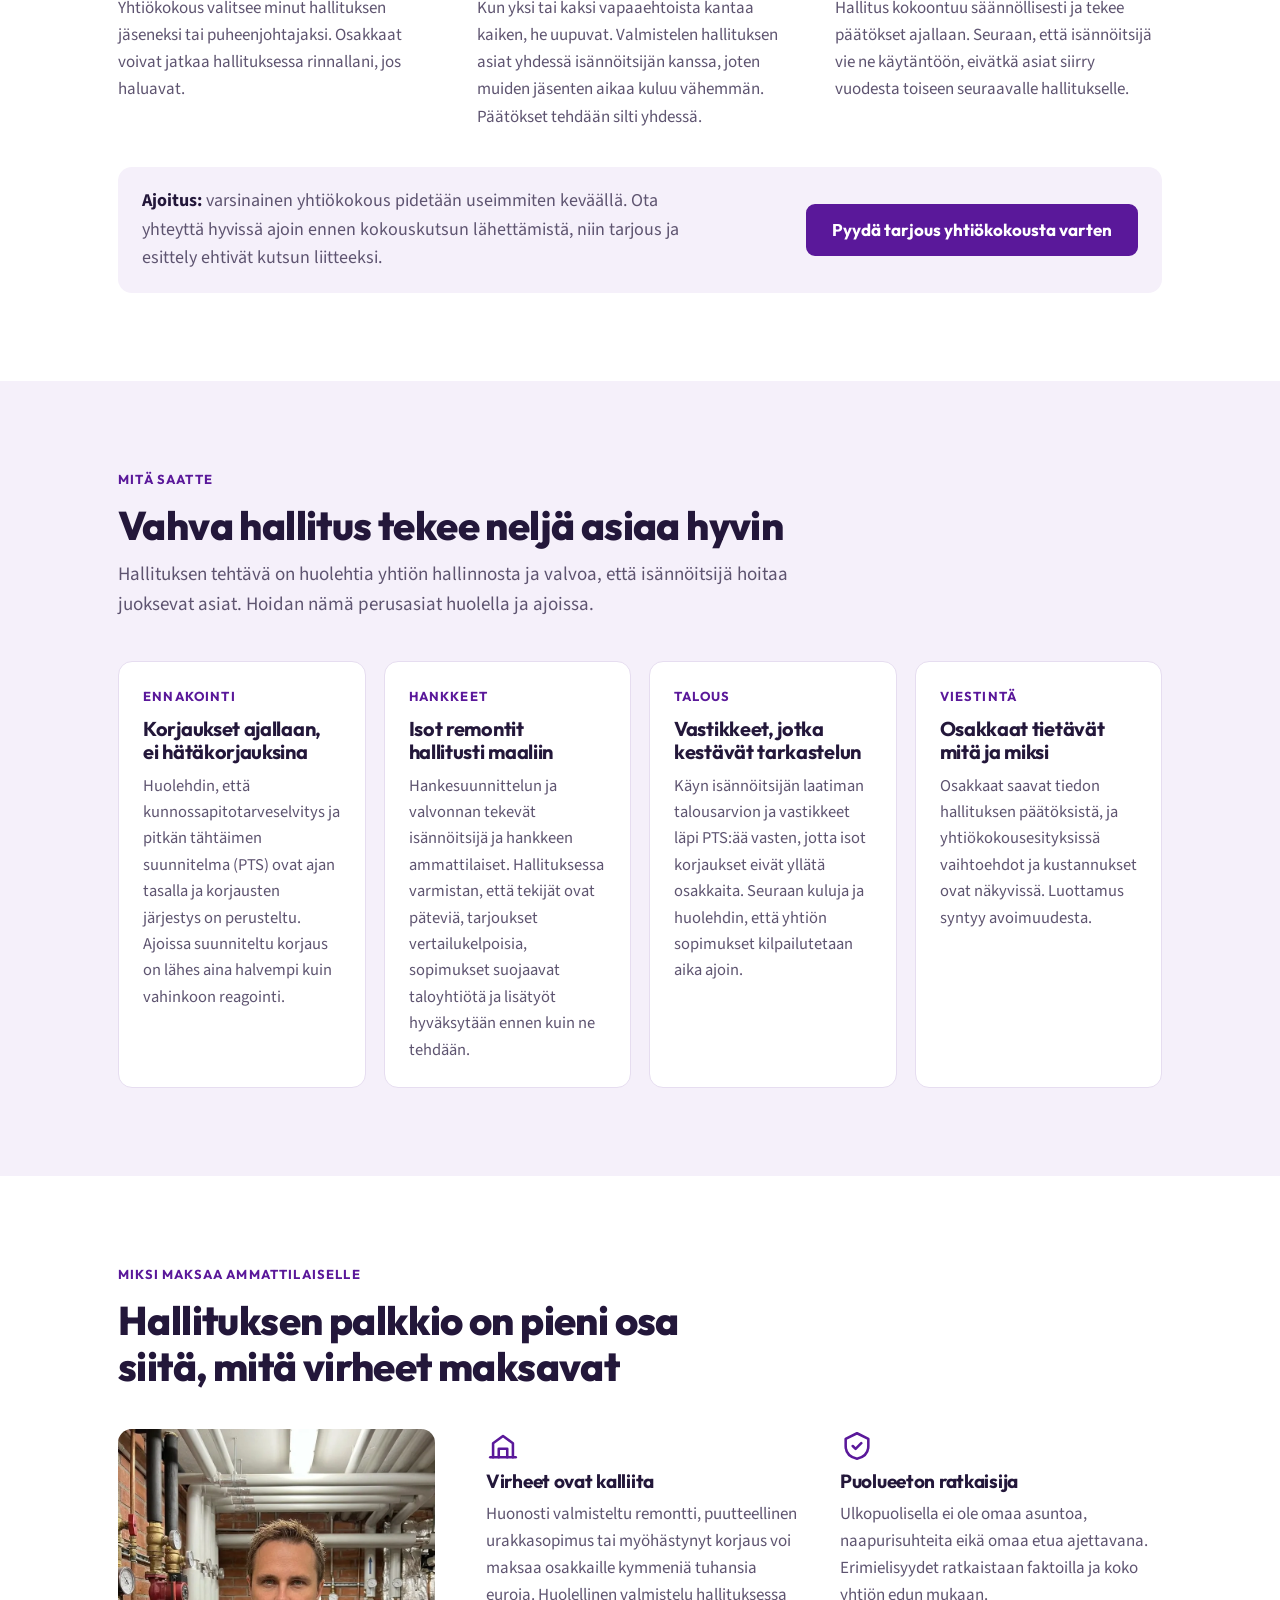
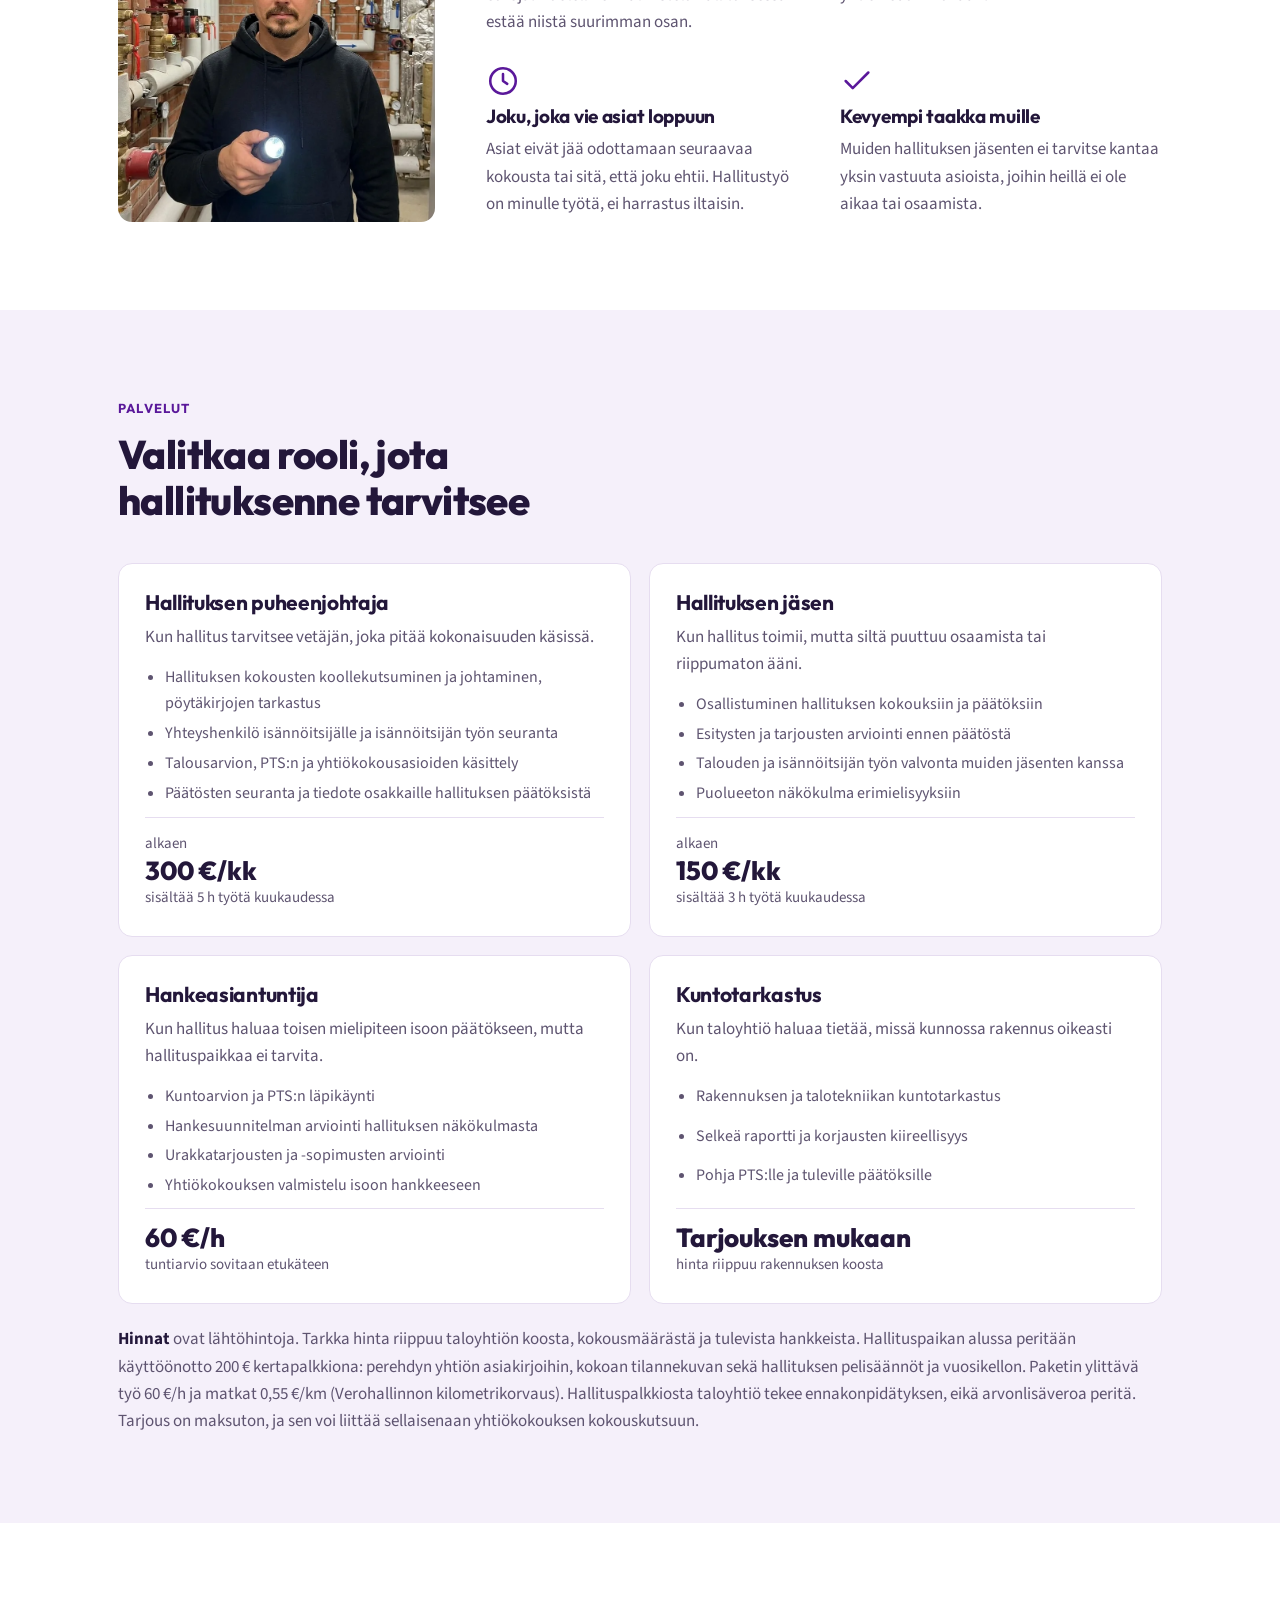
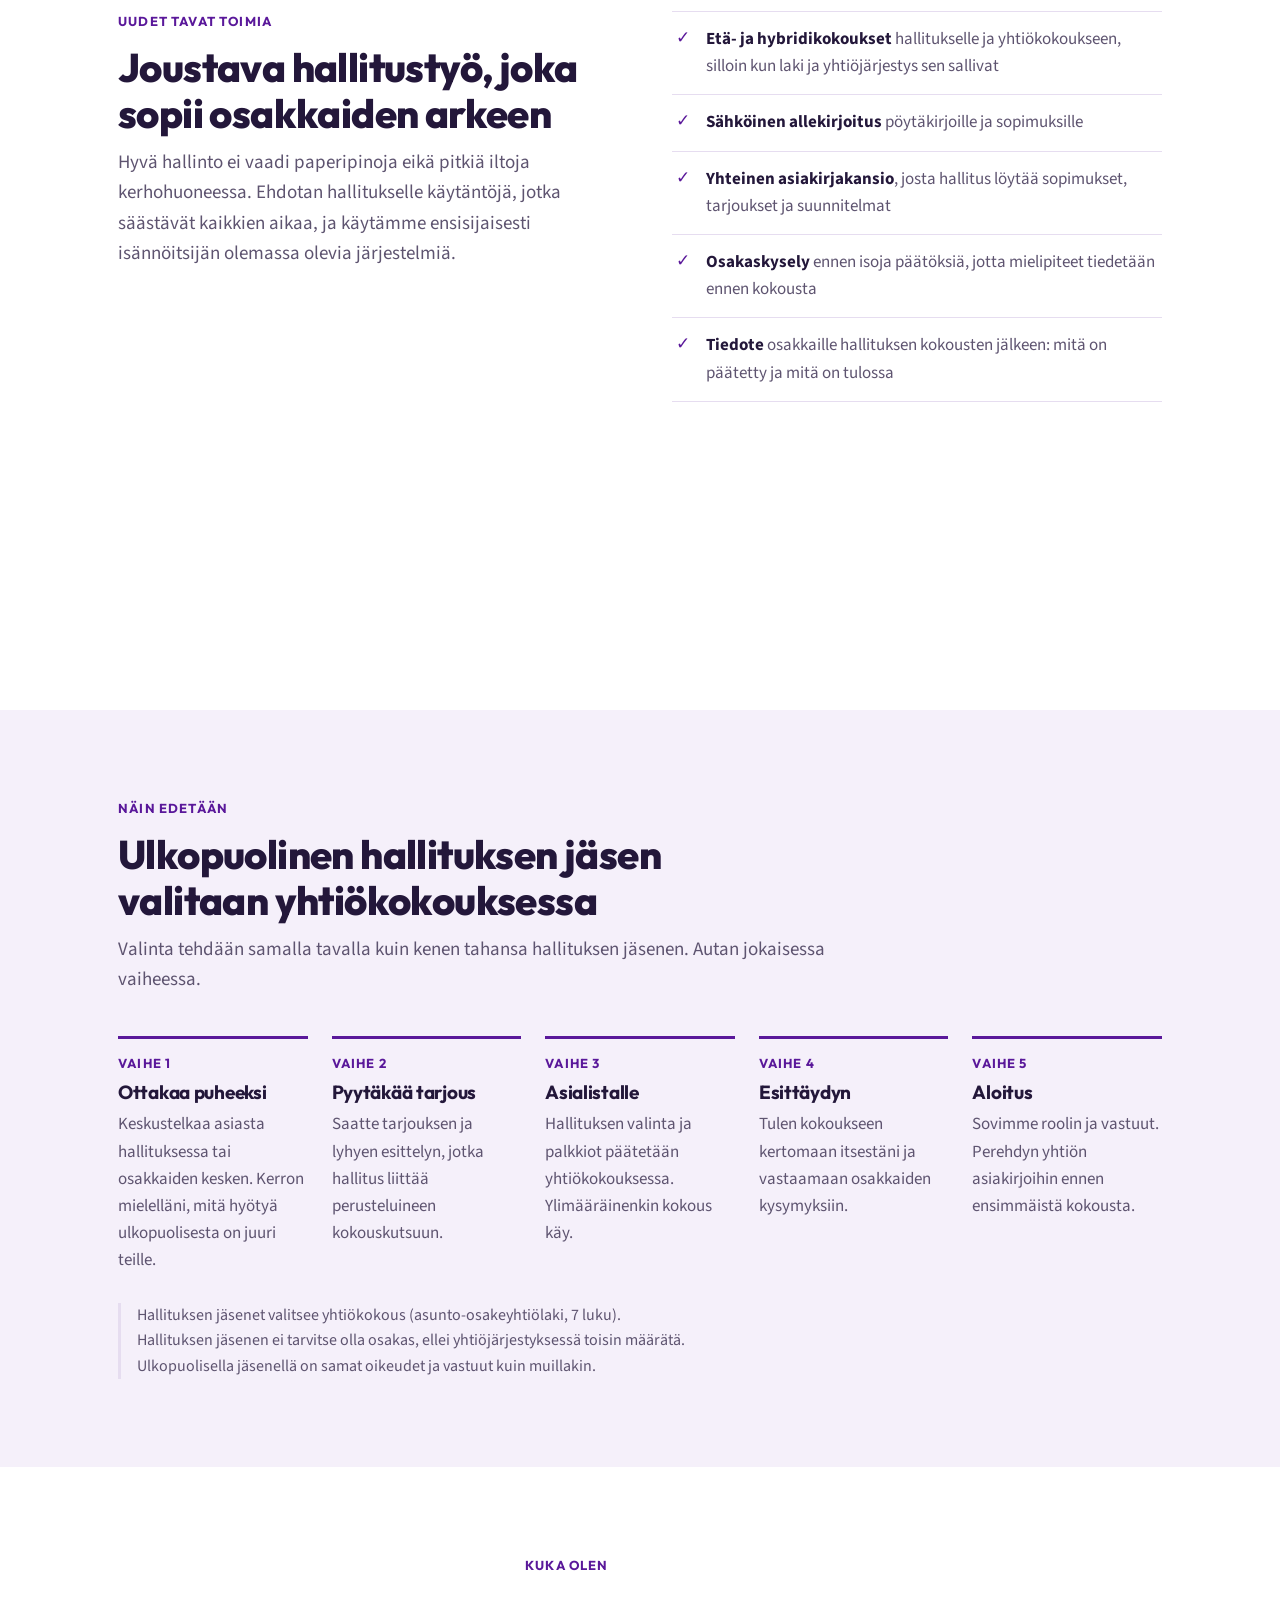
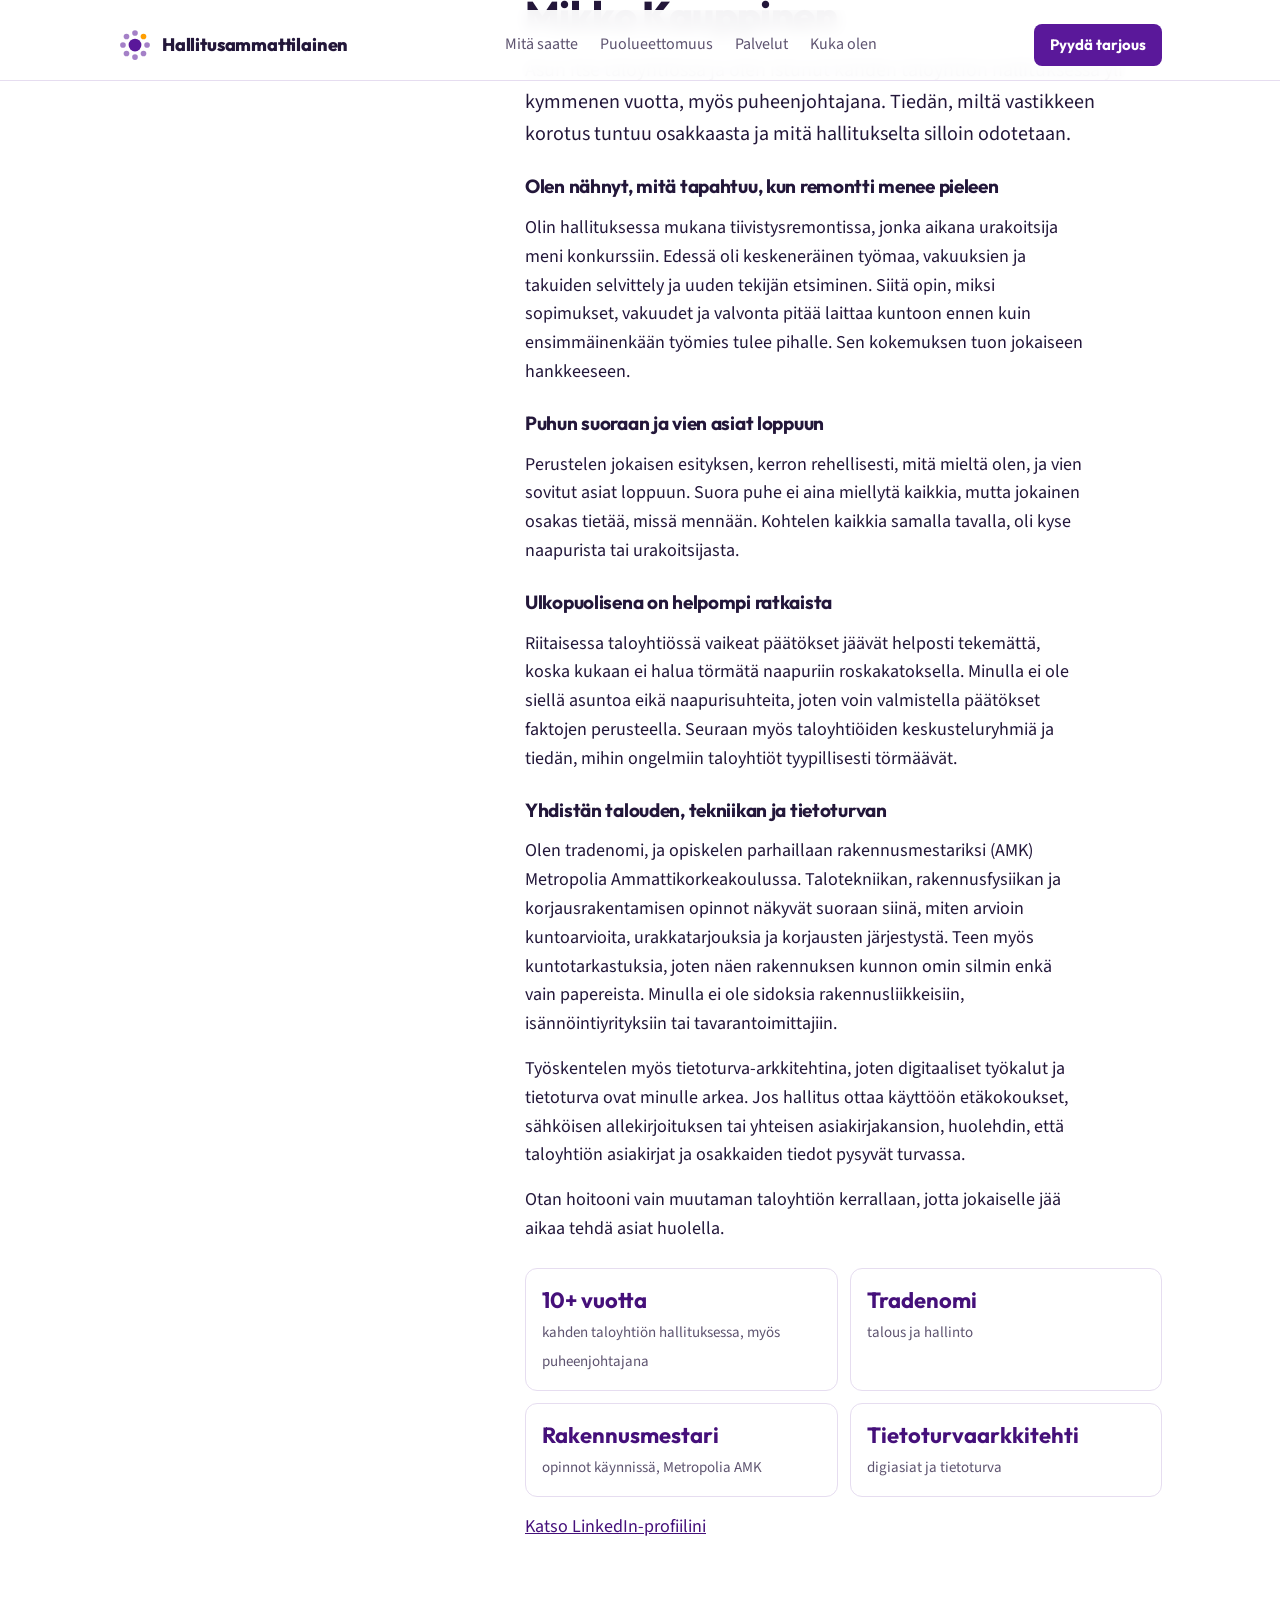
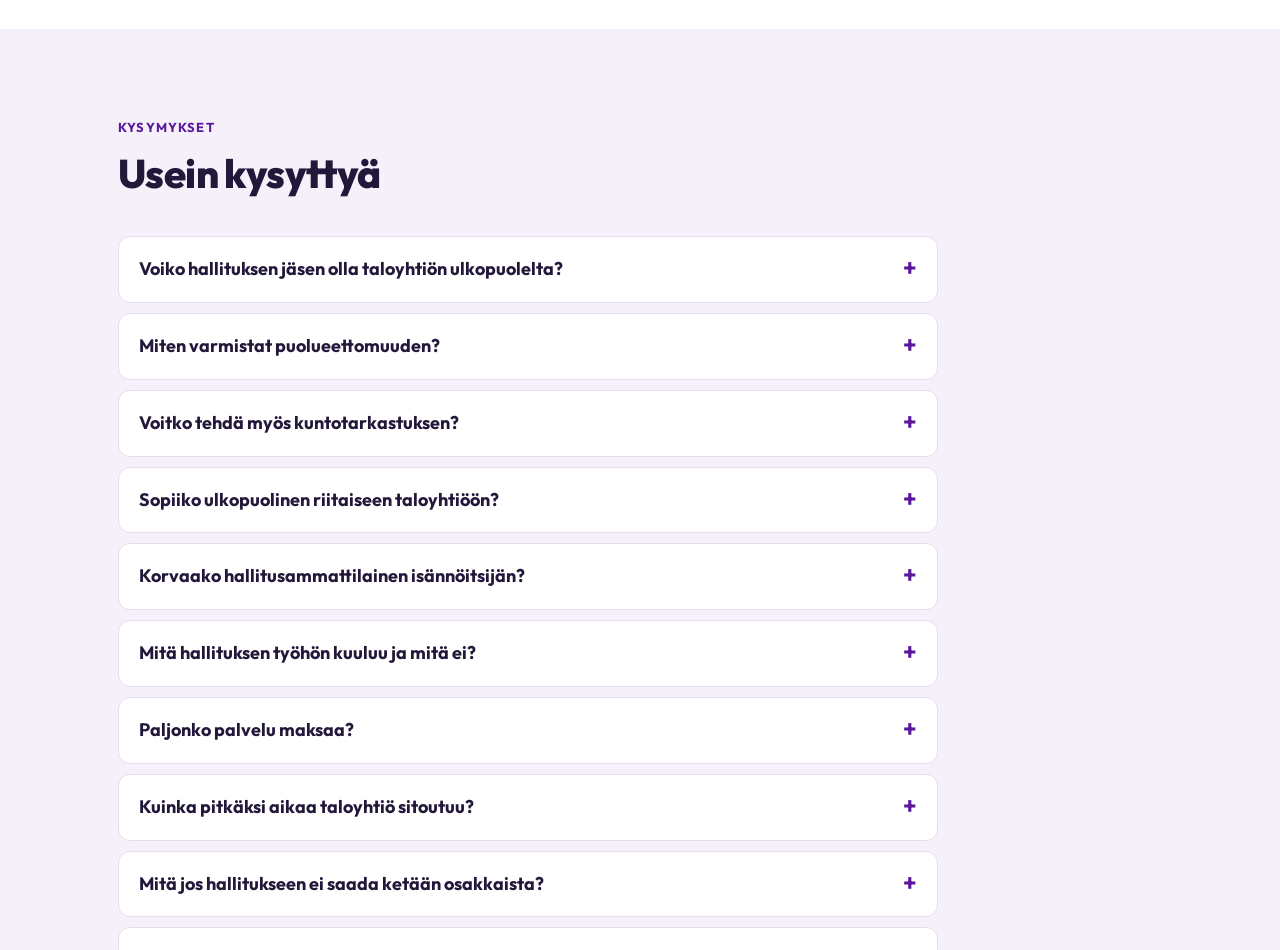
<file: hallitusamattilaiset/index.html>
<!doctype html><html lang="fi"><head><meta charset="utf-8"><title>Siirretty – Hallitusammattilainen</title><meta name="robots" content="noindex"><link rel="canonical" href="https://hallitusammattilainen.fi/#mikko"><meta http-equiv="refresh" content="0; url=/#mikko"></head><body><p>Sivu on siirtynyt: <a href="/#mikko">hallitusammattilainen.fi/#mikko</a></p></body></html>
</file>
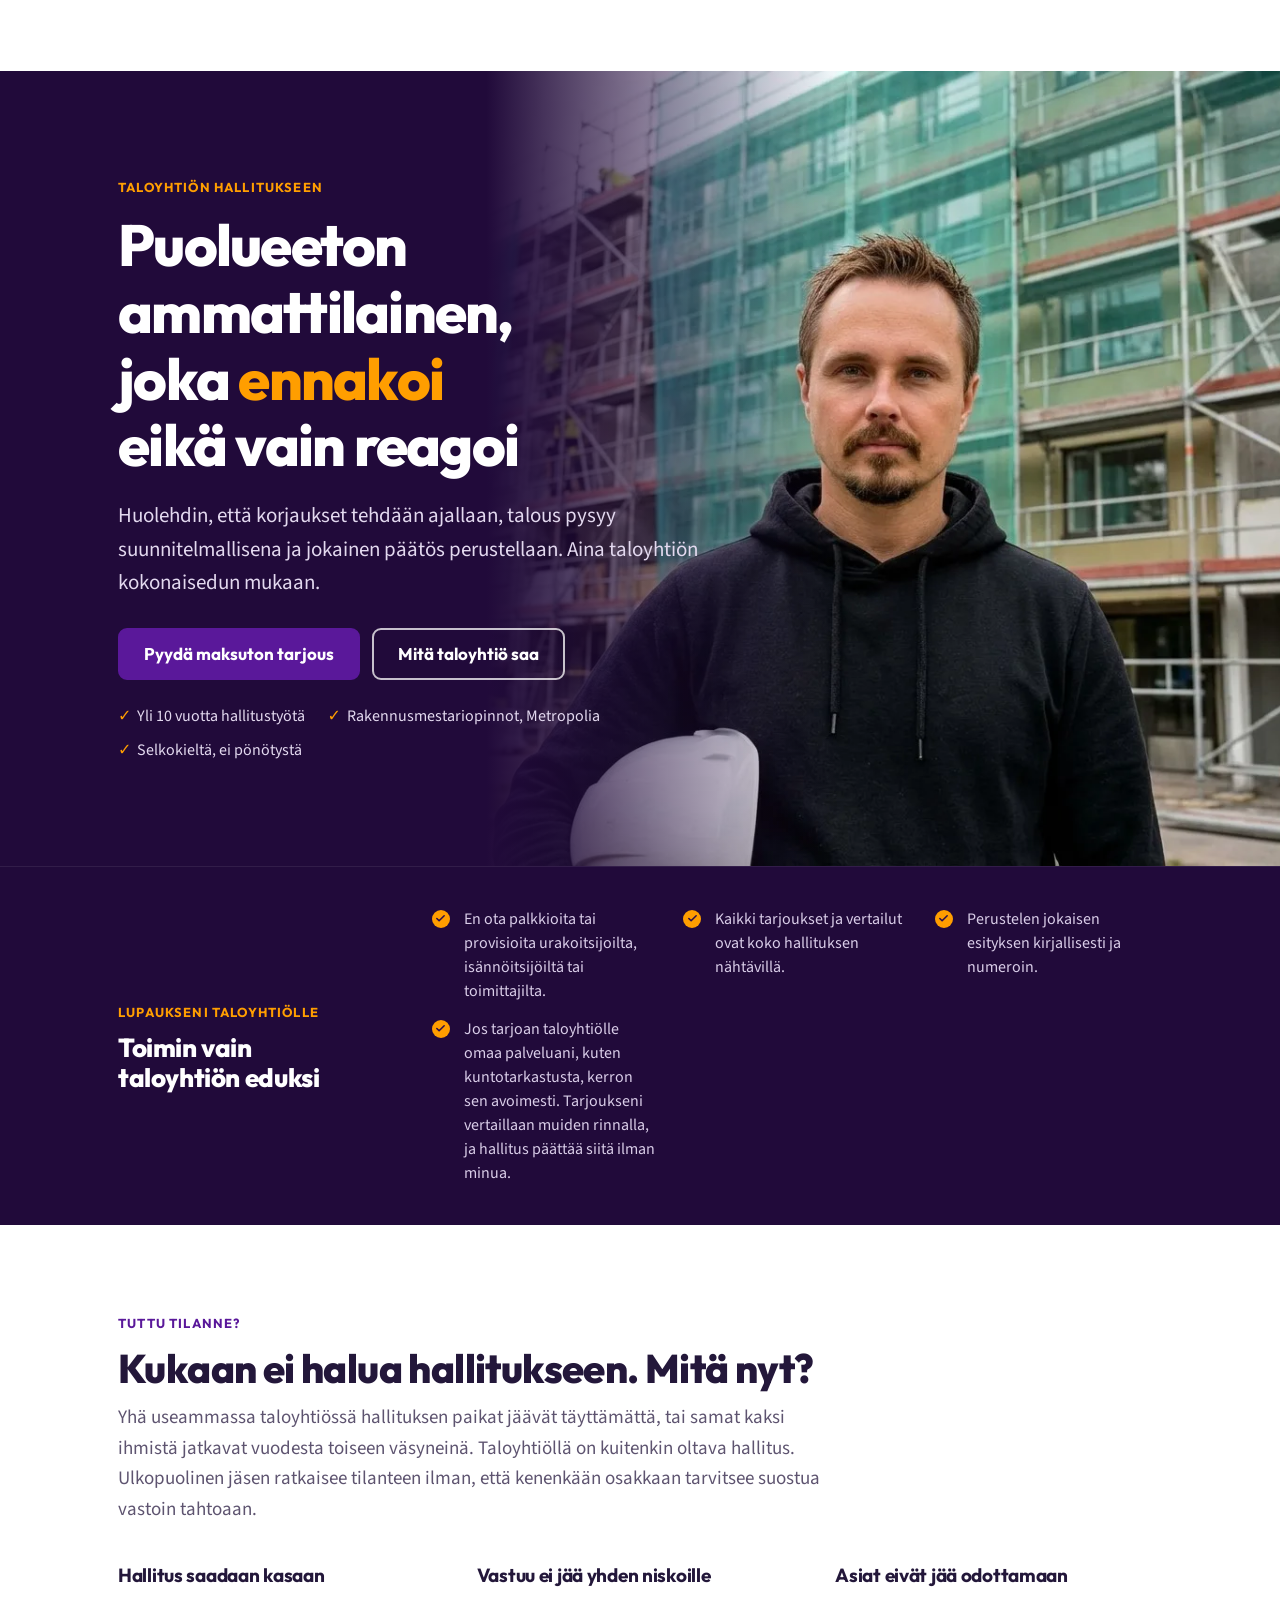
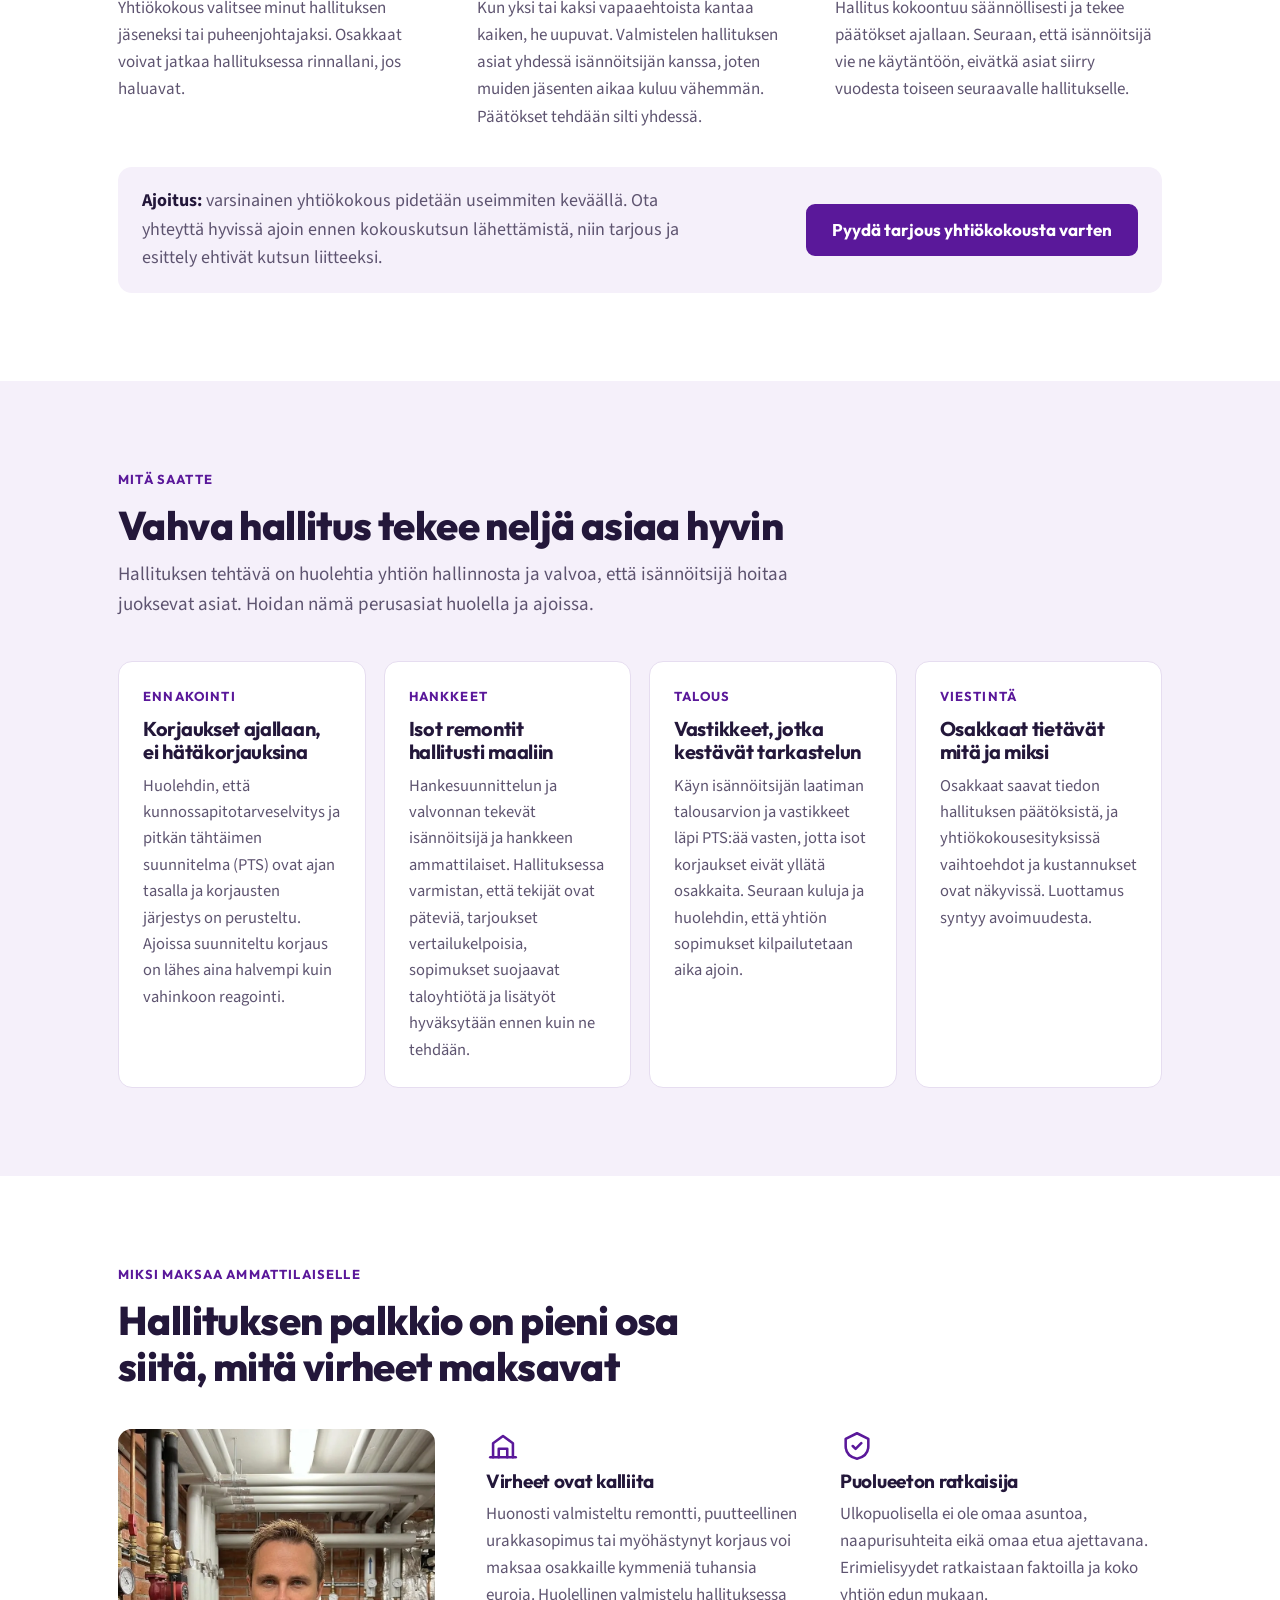
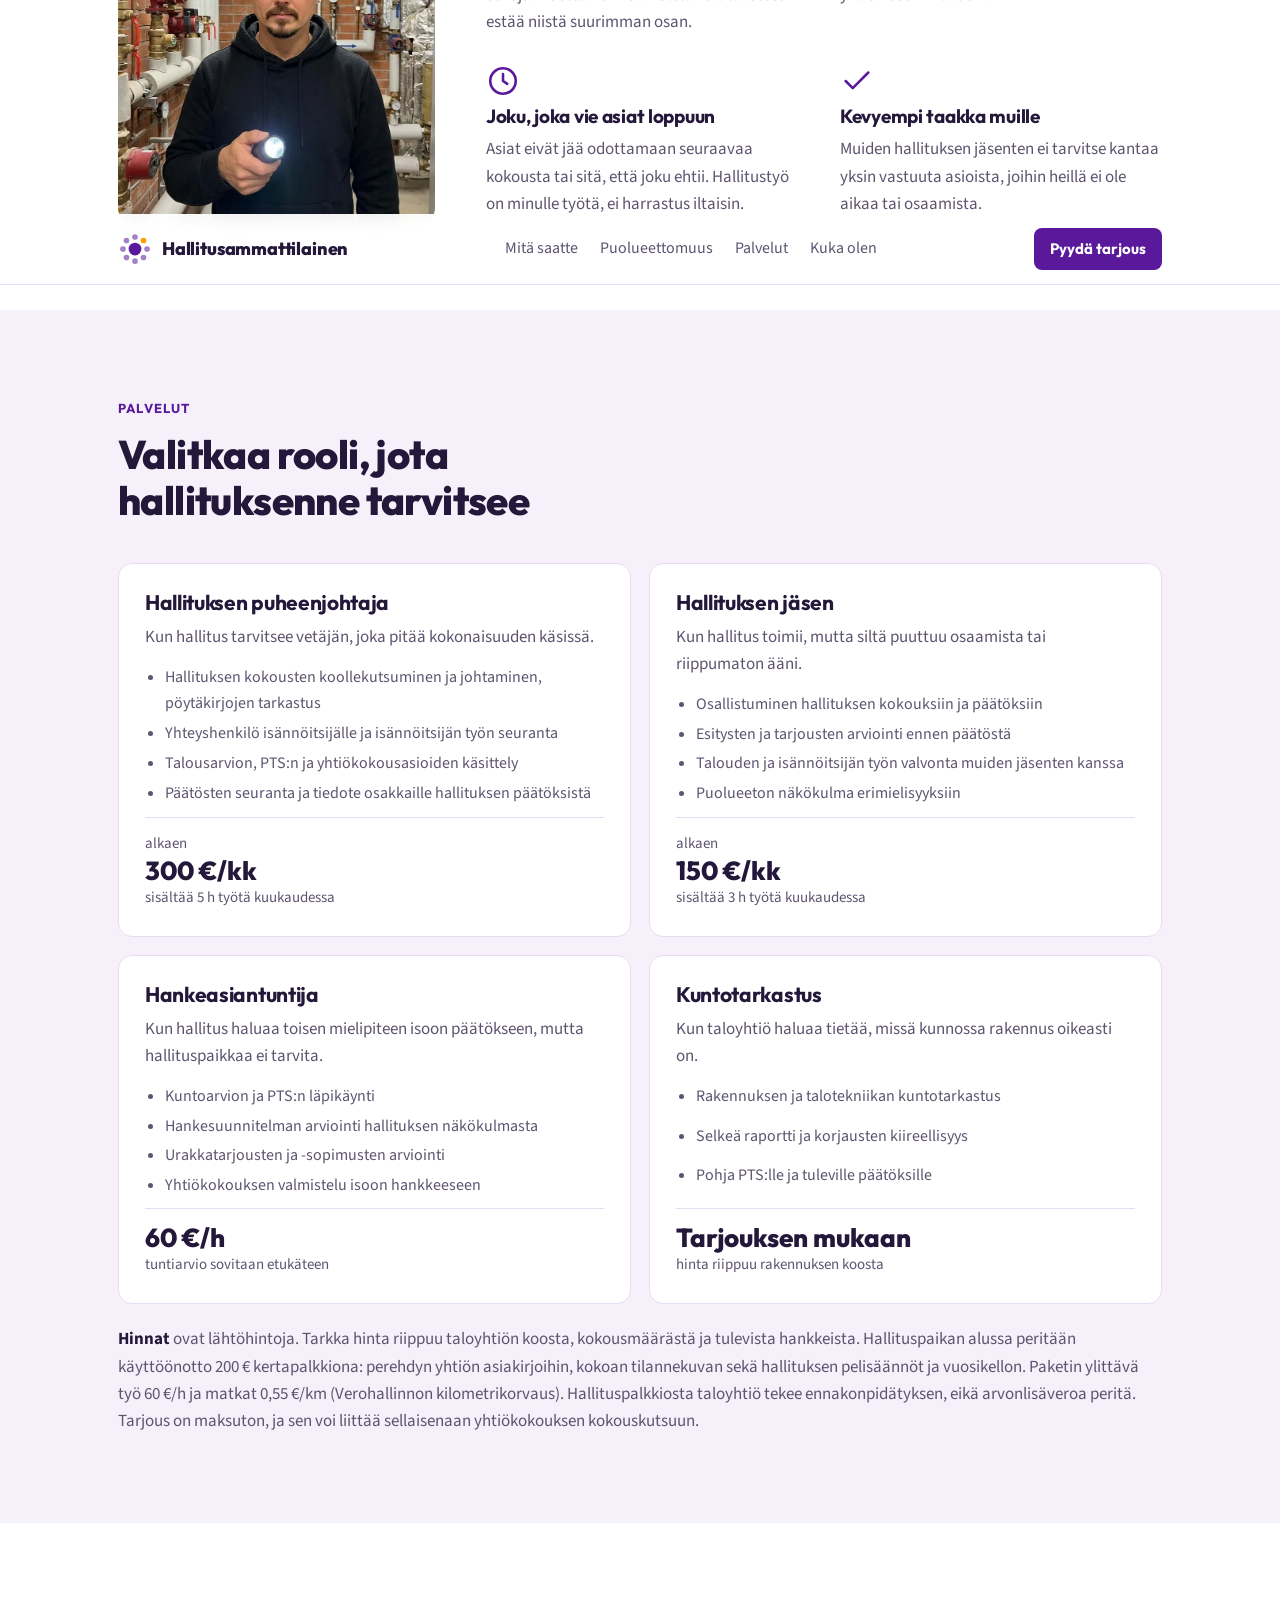
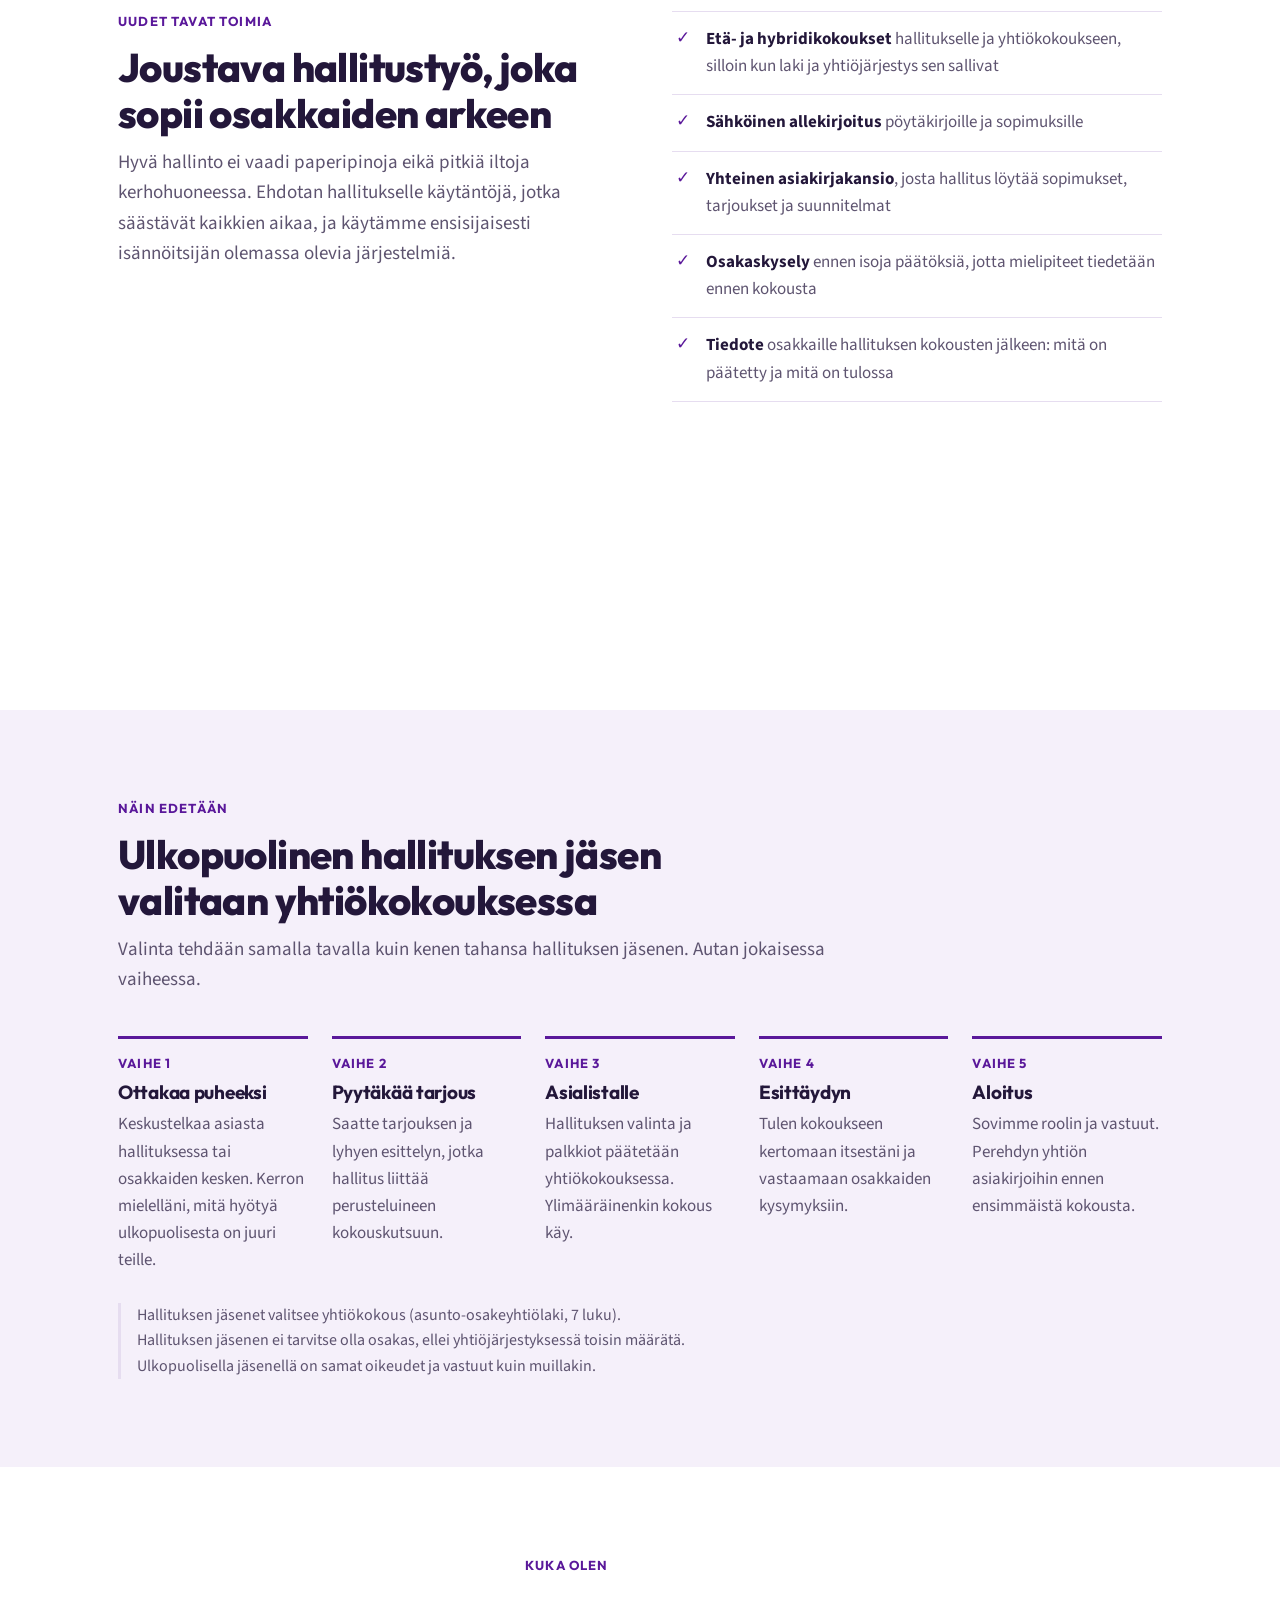
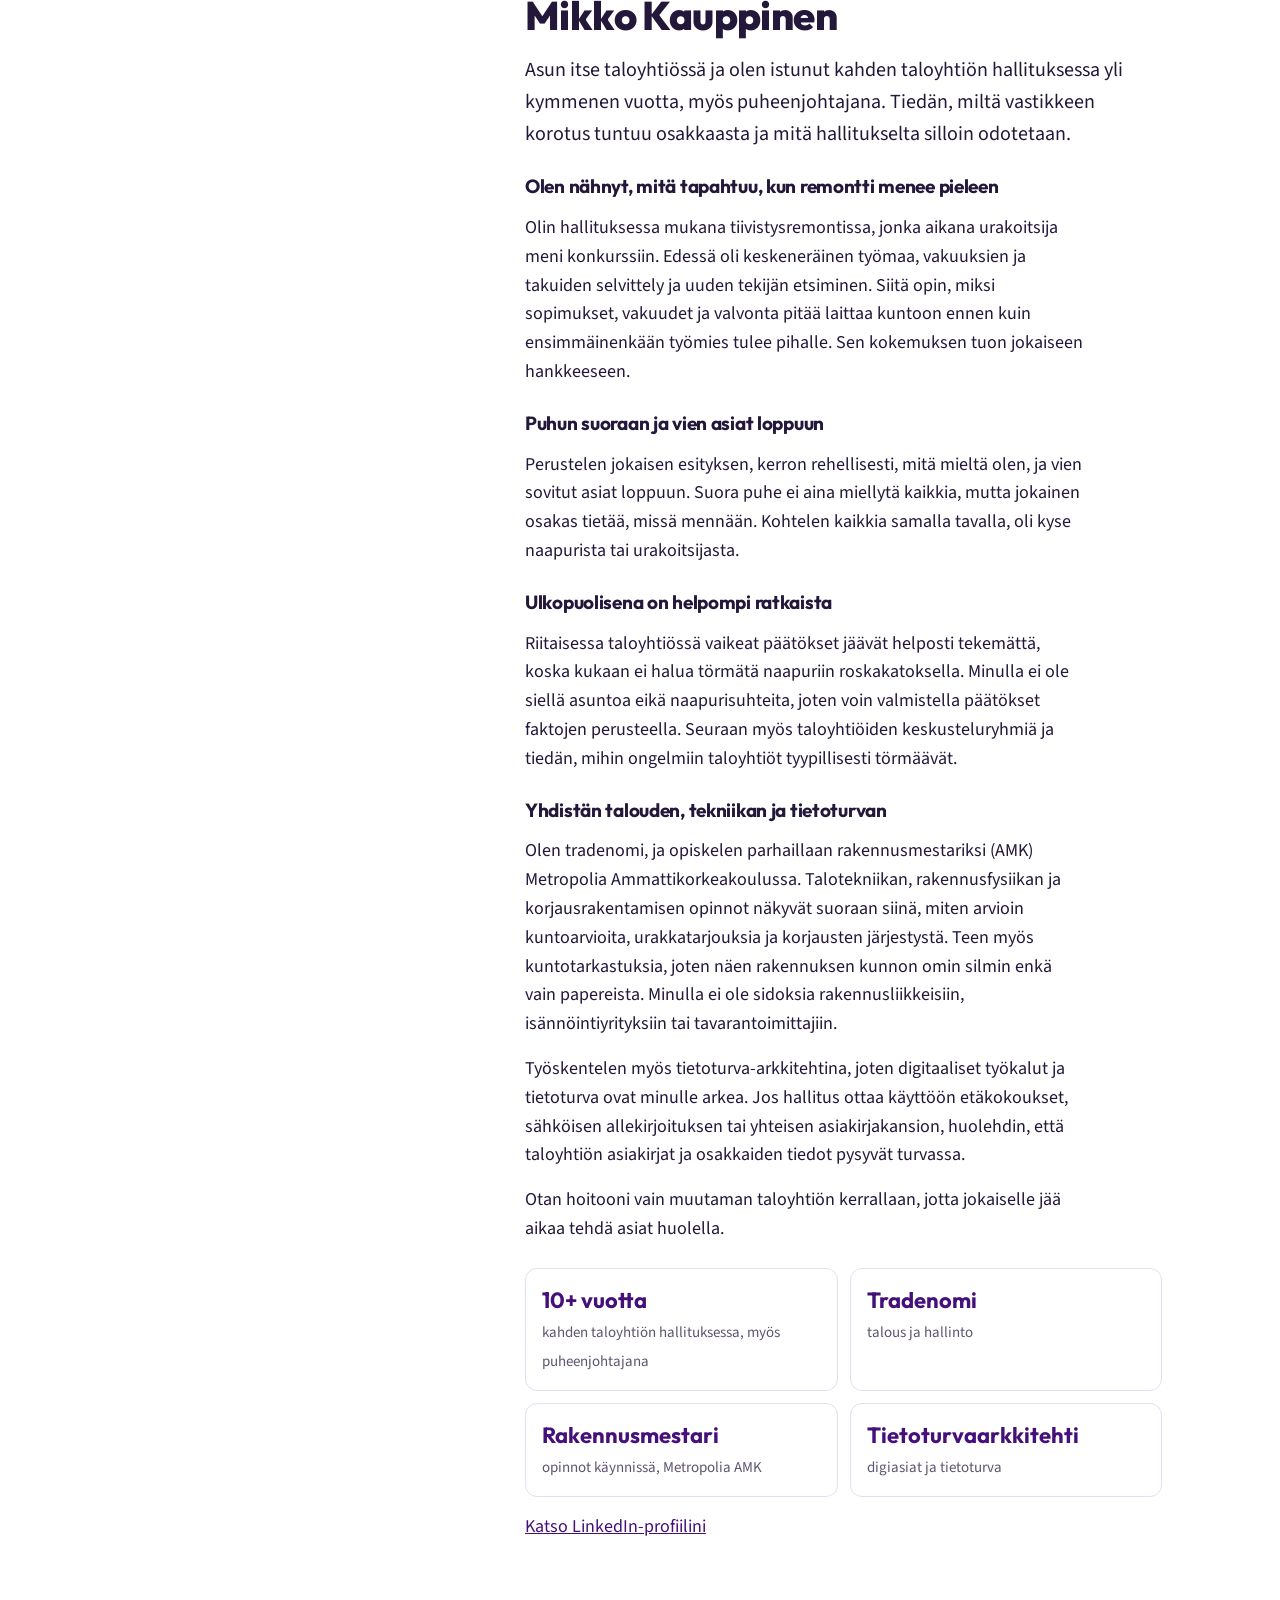
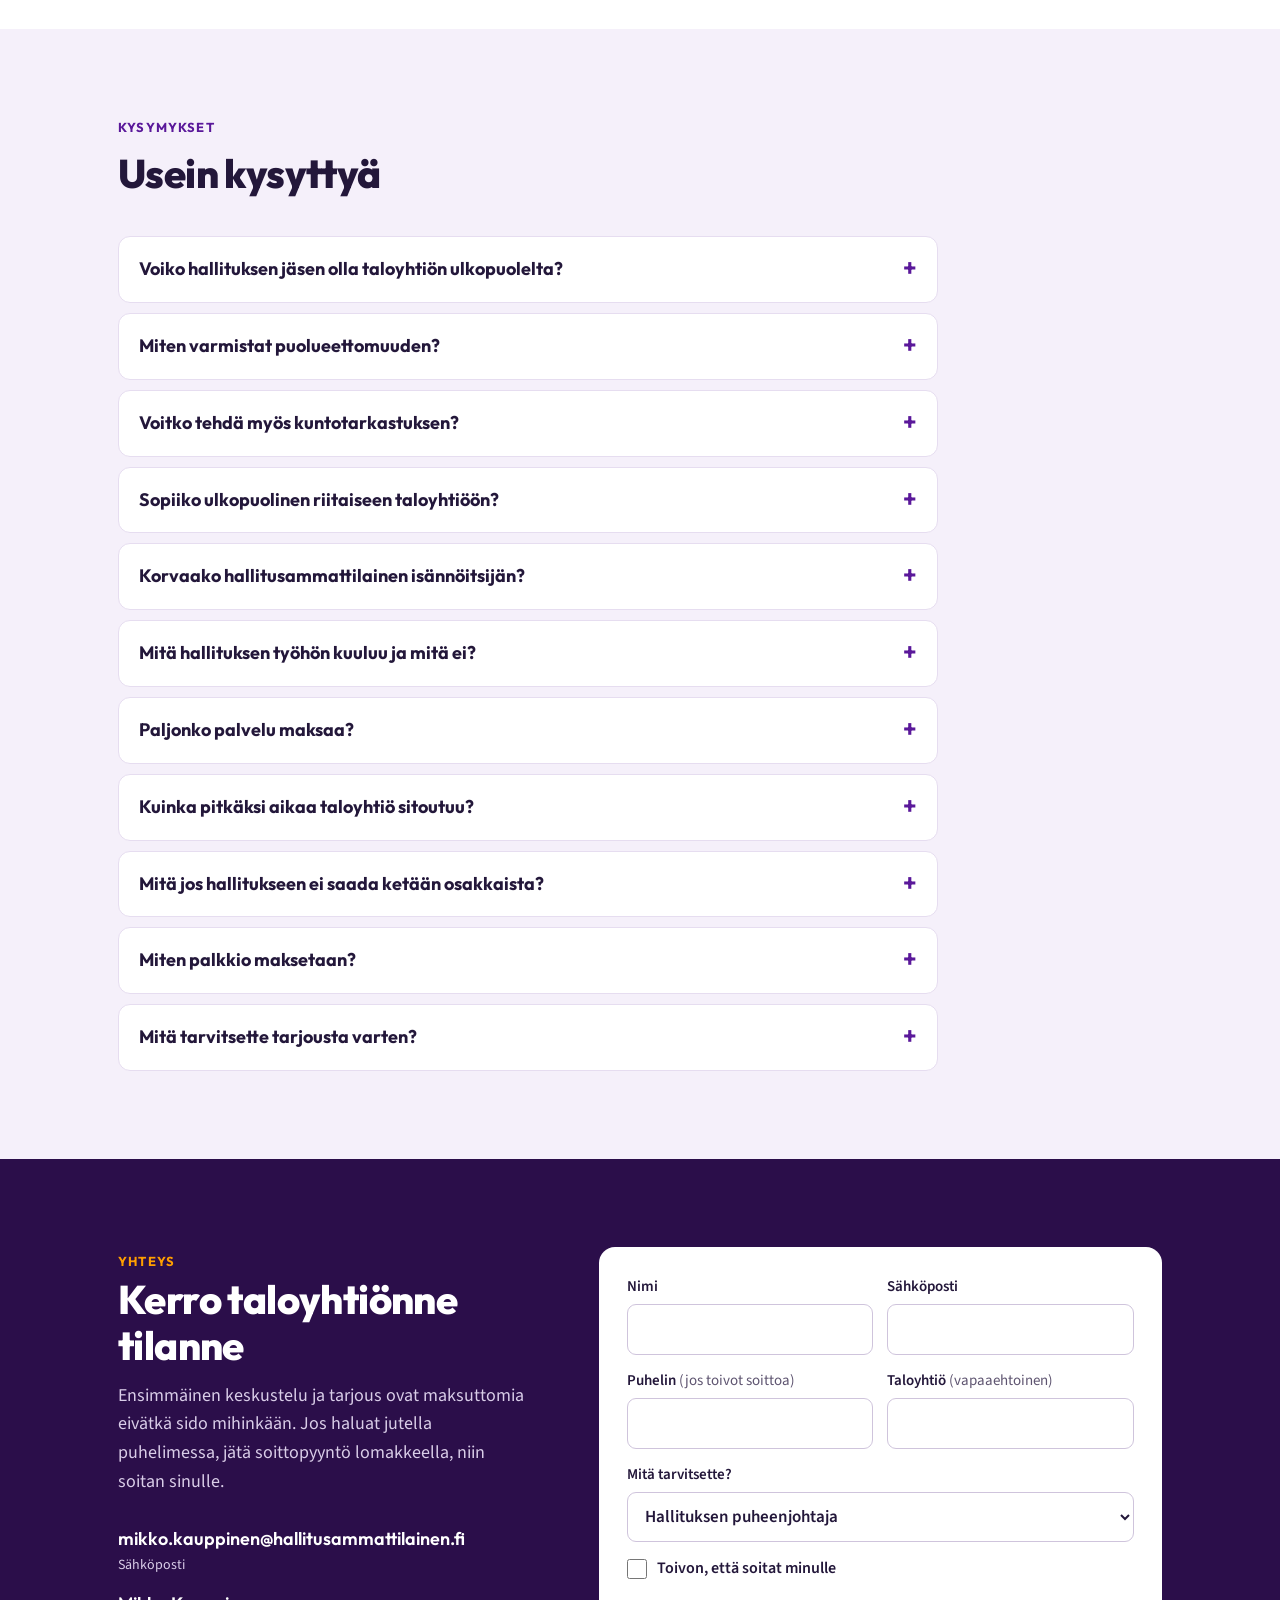
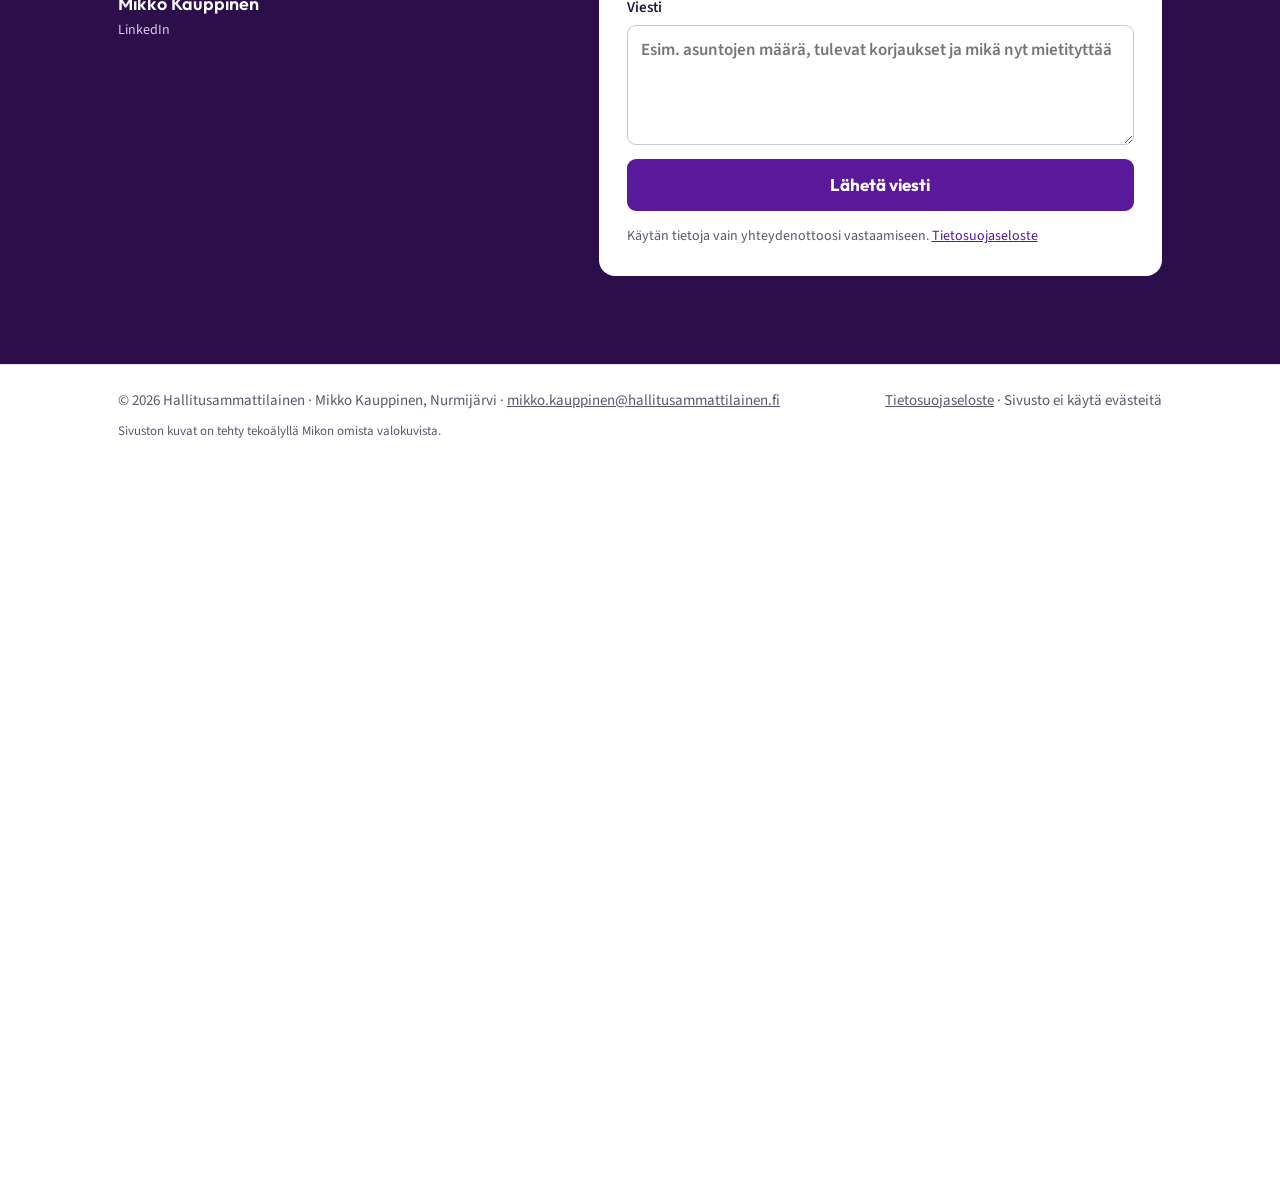
<file: lisatietoa/index.html>
<!doctype html><html lang="fi"><head><meta charset="utf-8"><title>Siirretty – Hallitusammattilainen</title><meta name="robots" content="noindex"><link rel="canonical" href="https://hallitusammattilainen.fi/#palvelut"><meta http-equiv="refresh" content="0; url=/#palvelut"></head><body><p>Sivu on siirtynyt: <a href="/#palvelut">hallitusammattilainen.fi/#palvelut</a></p></body></html>
</file>
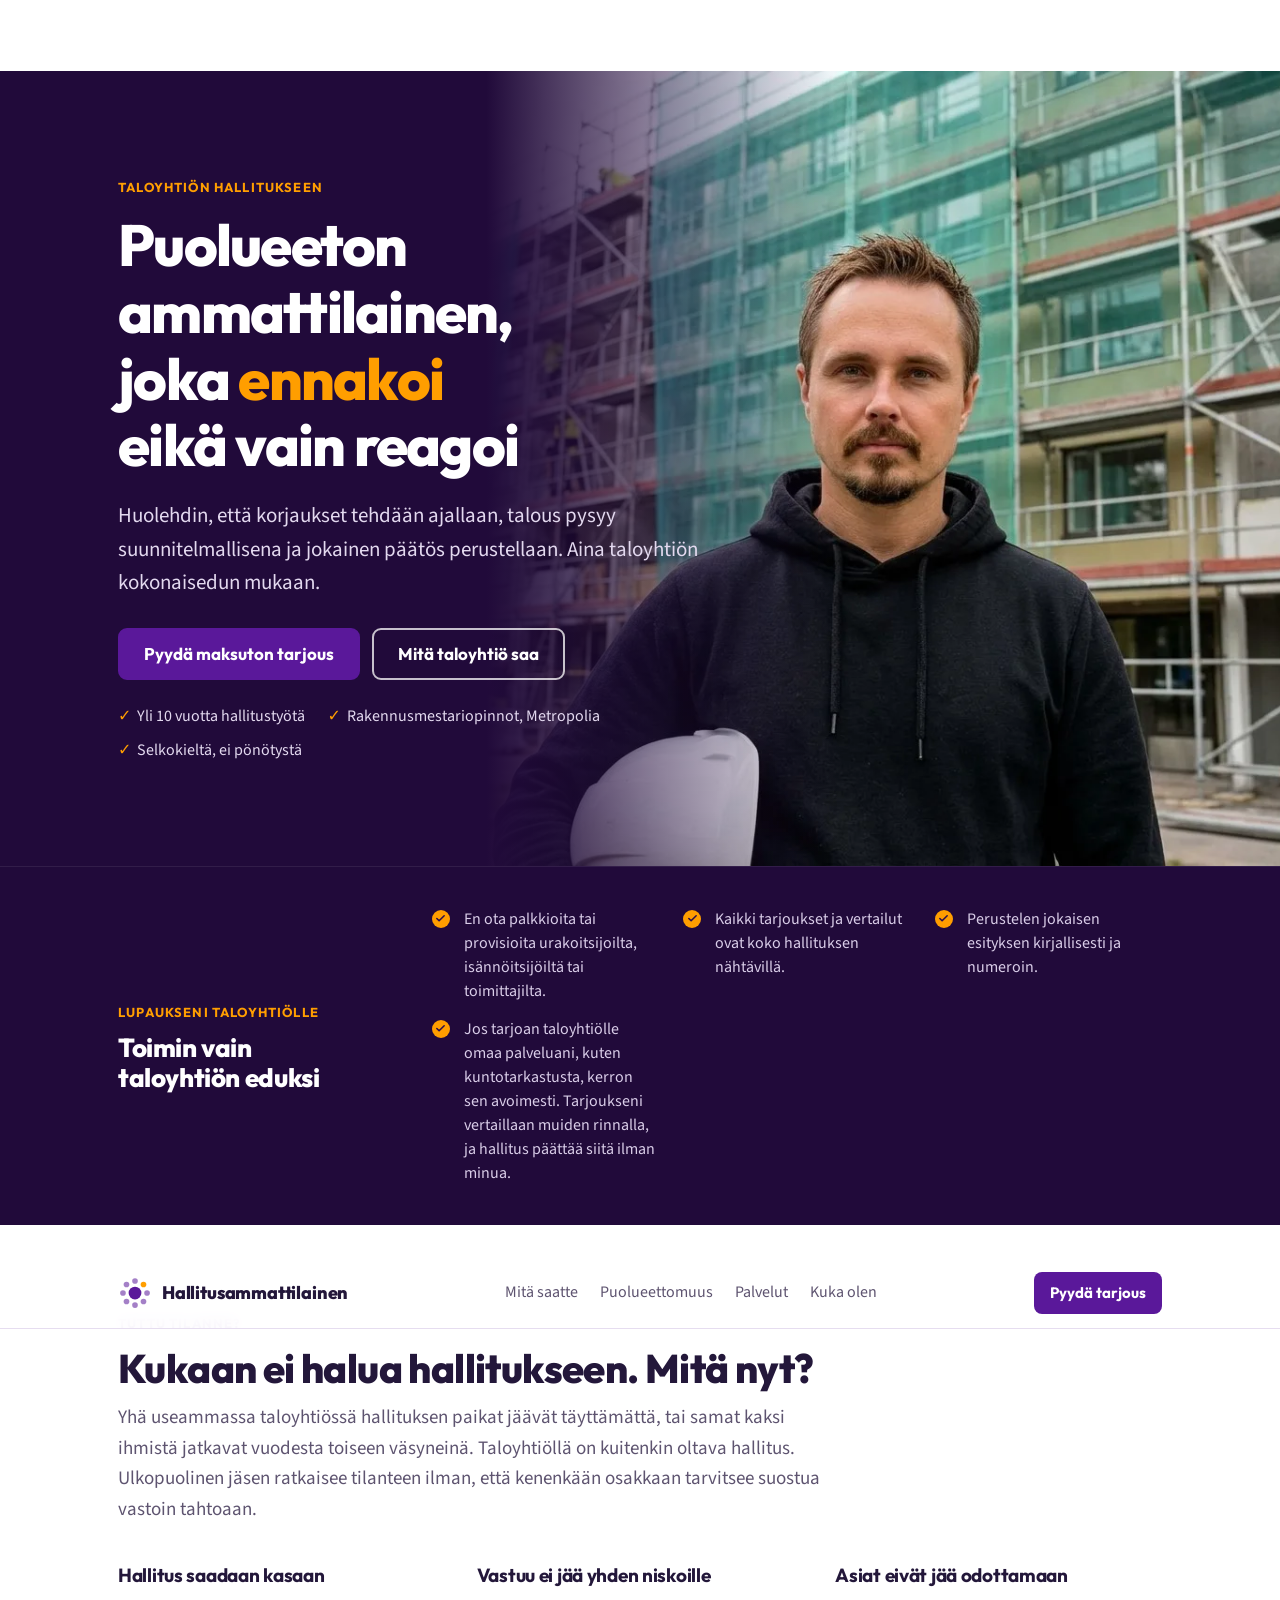
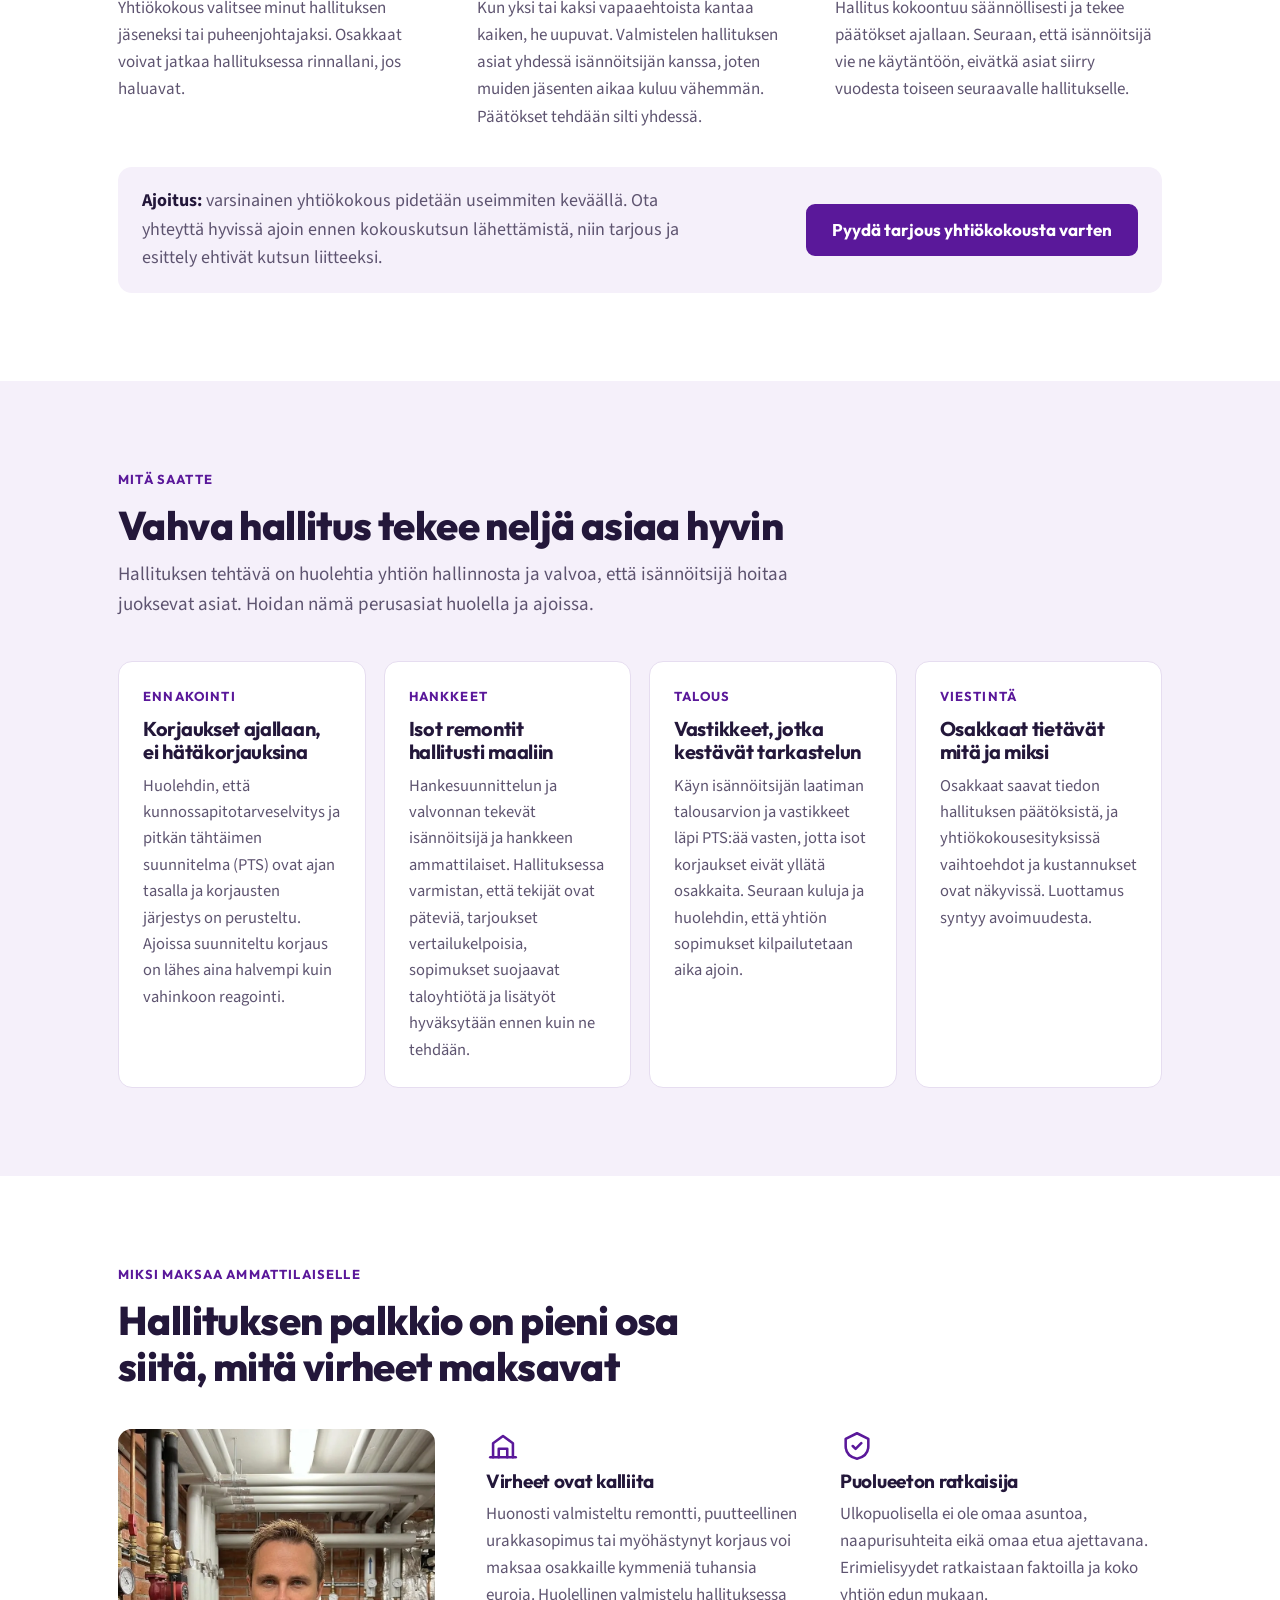
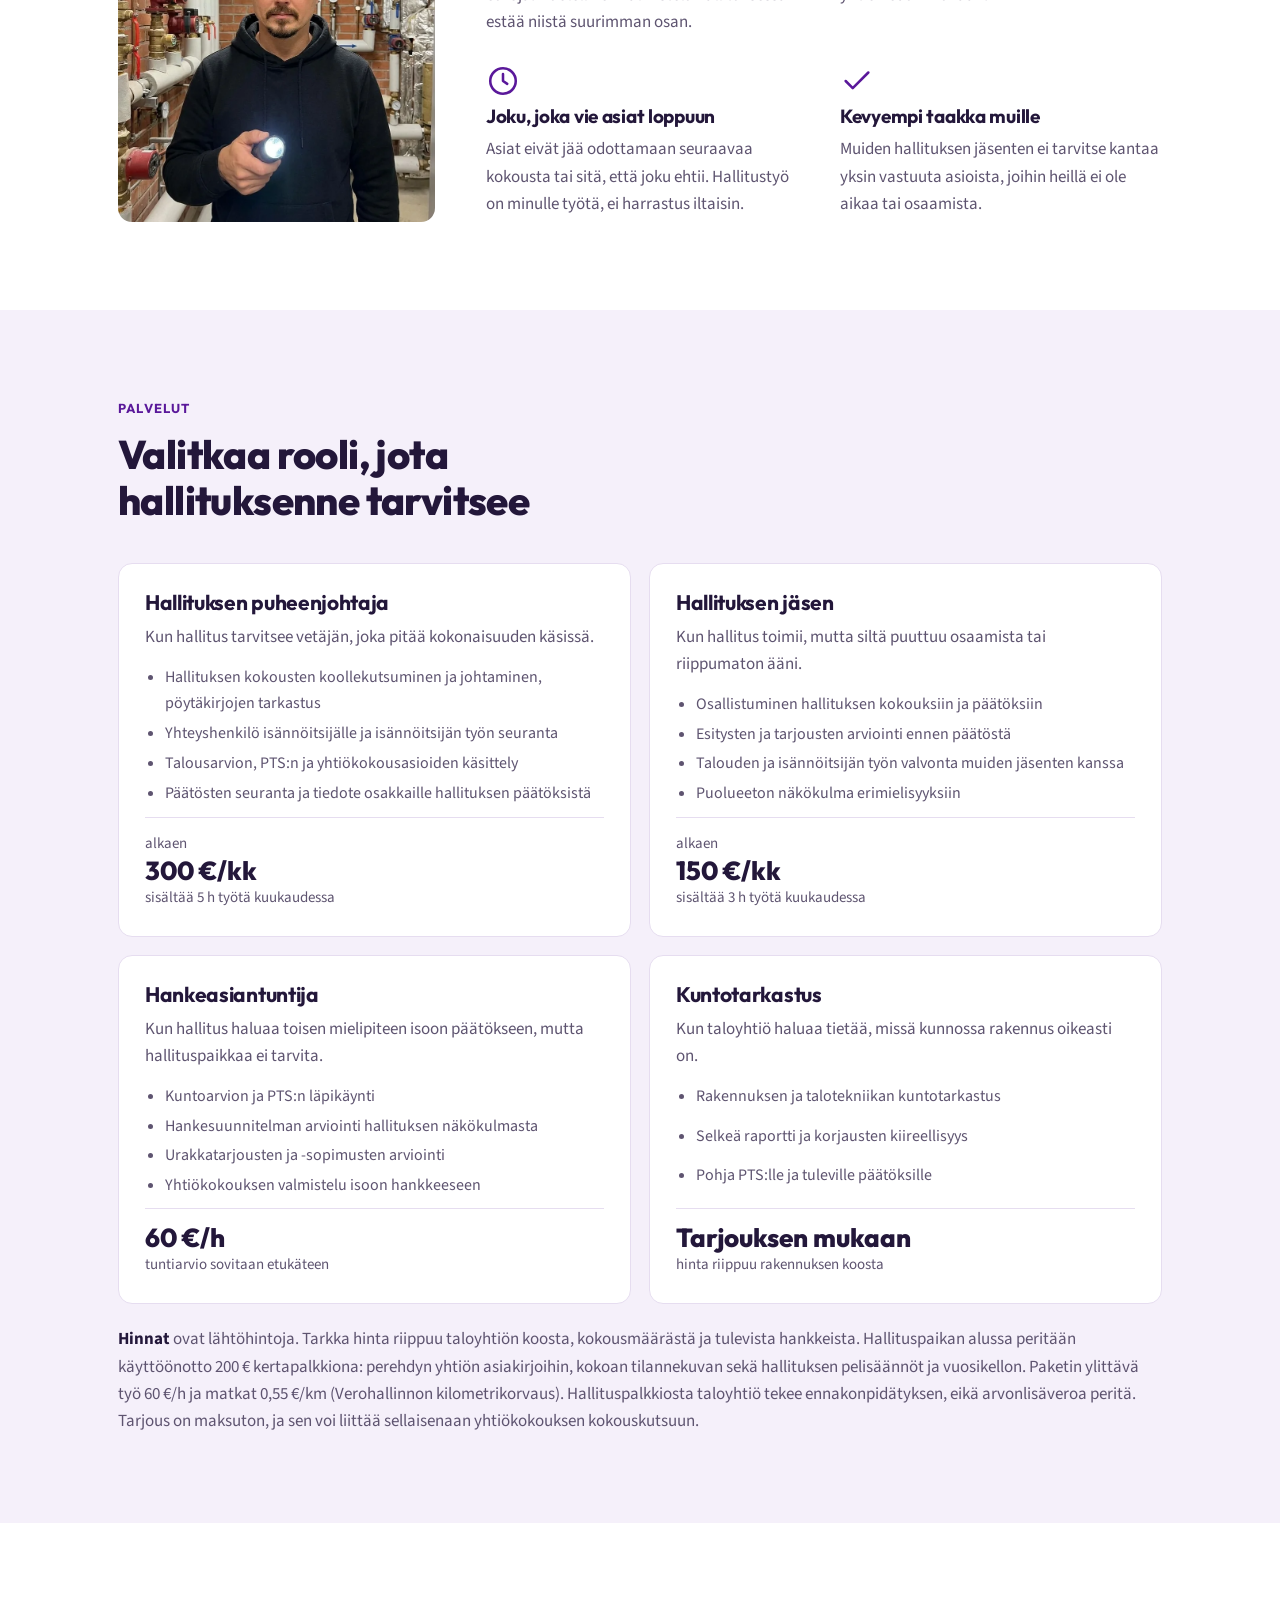
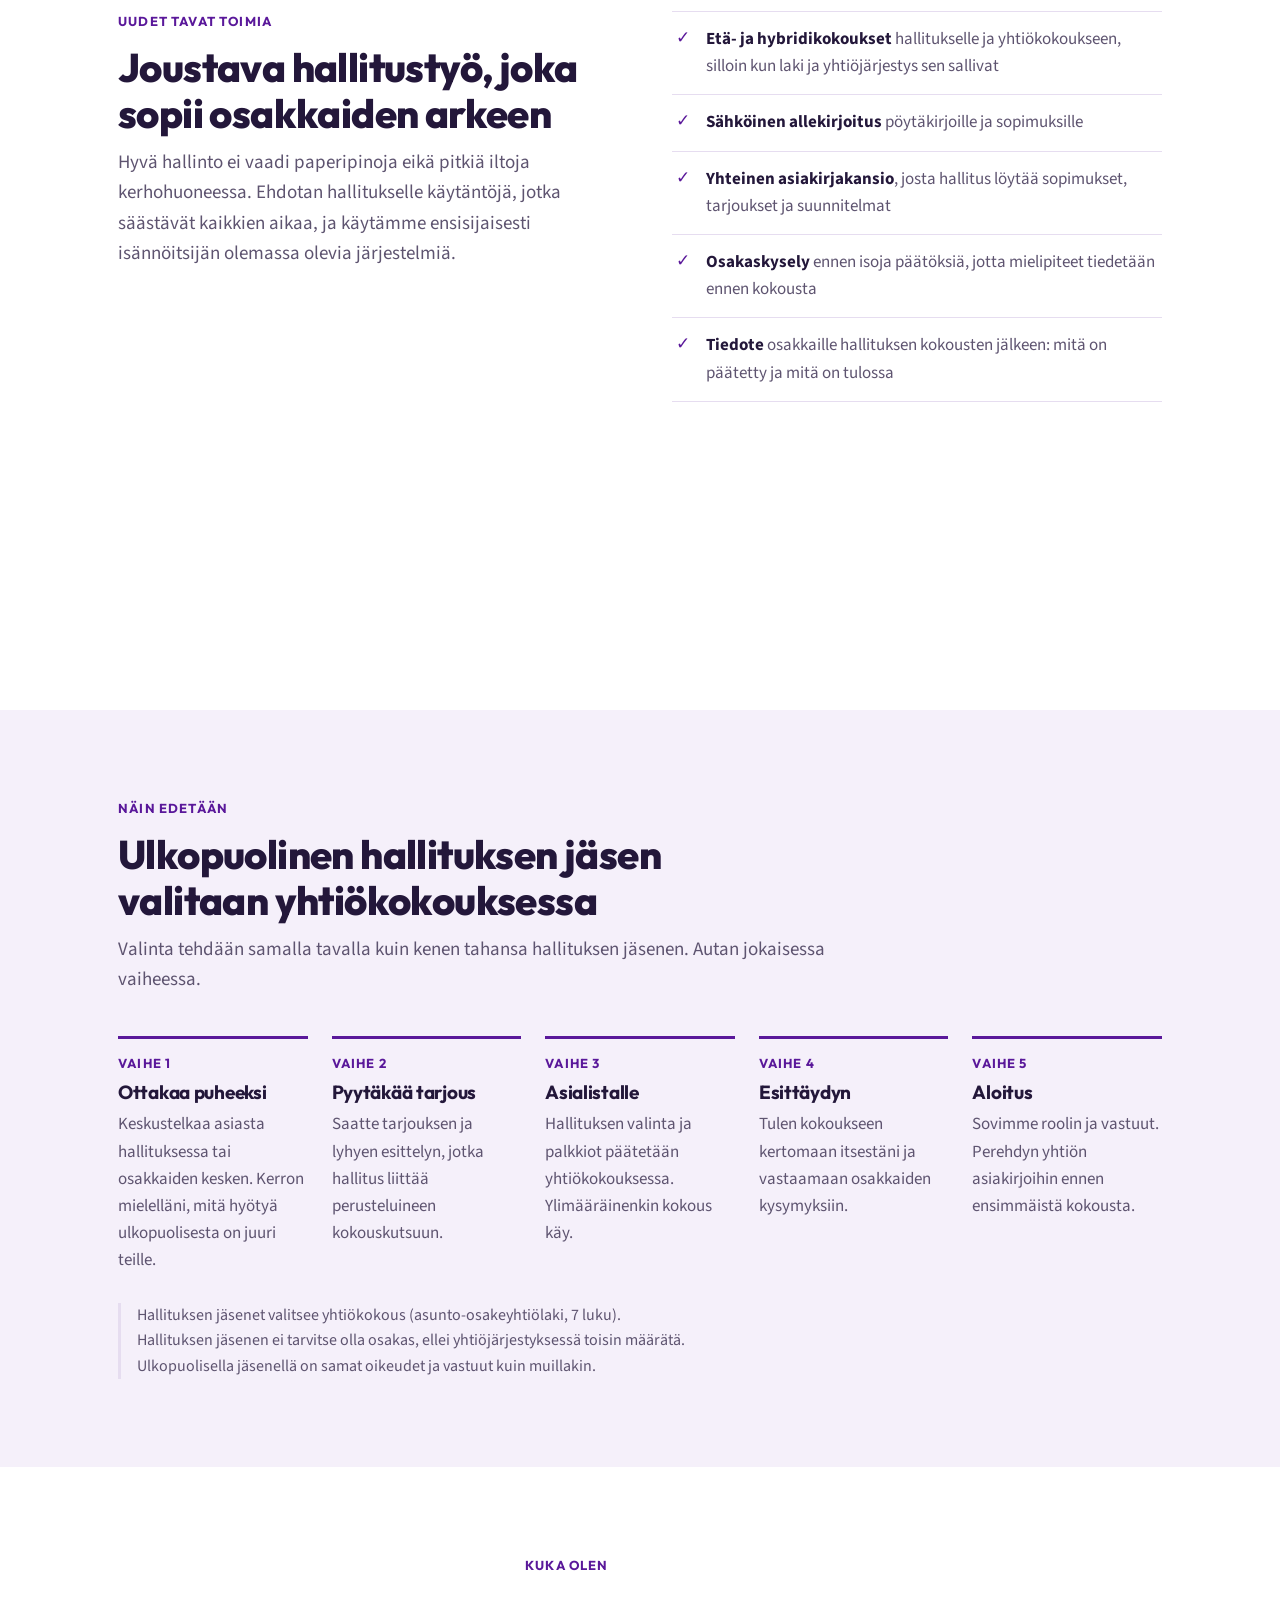
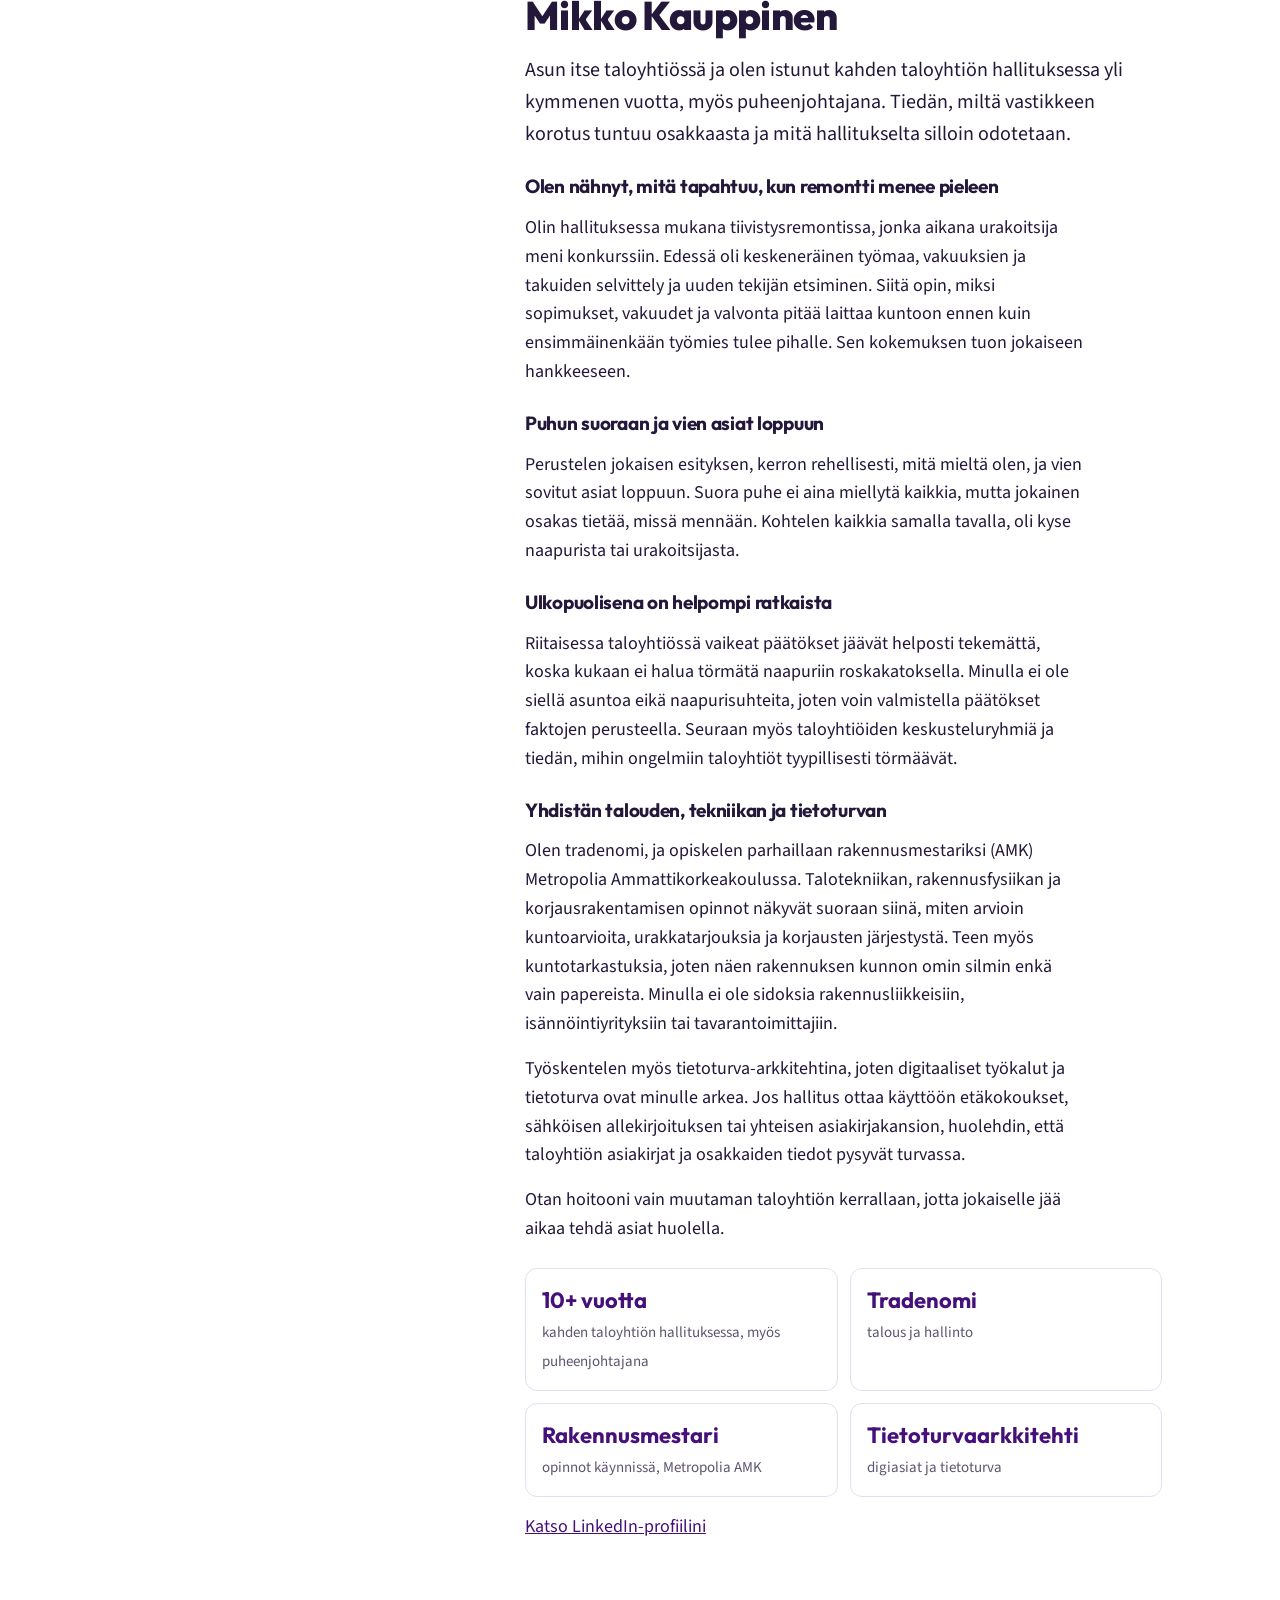
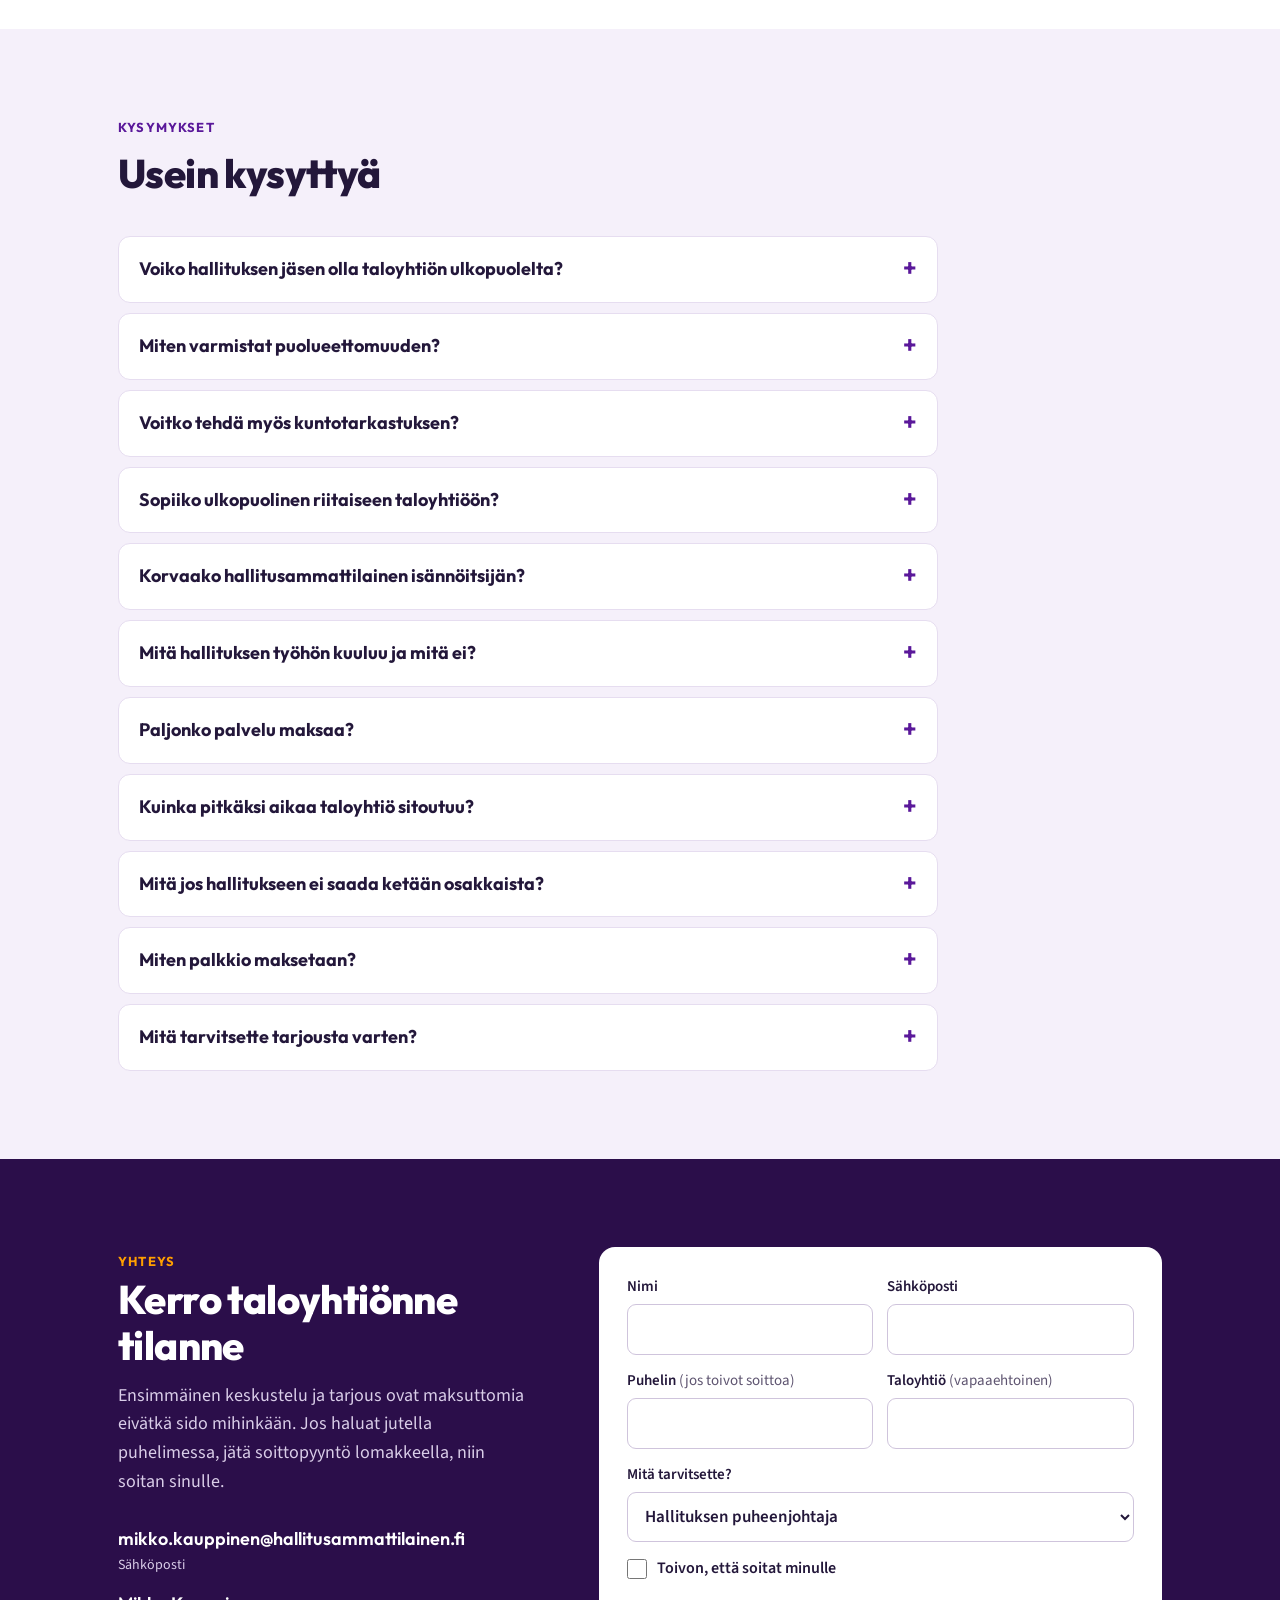
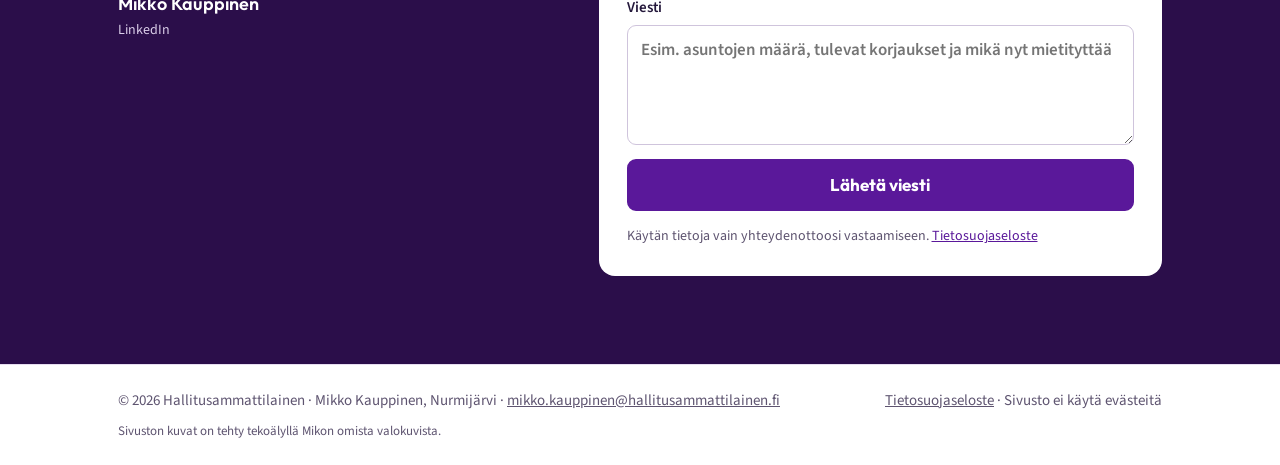
<file: mitentoimin/index.html>
<!doctype html><html lang="fi"><head><meta charset="utf-8"><title>Siirretty – Hallitusammattilainen</title><meta name="robots" content="noindex"><link rel="canonical" href="https://hallitusammattilainen.fi/#nain-edetaan"><meta http-equiv="refresh" content="0; url=/#nain-edetaan"></head><body><p>Sivu on siirtynyt: <a href="/#nain-edetaan">hallitusammattilainen.fi/#nain-edetaan</a></p></body></html>
</file>
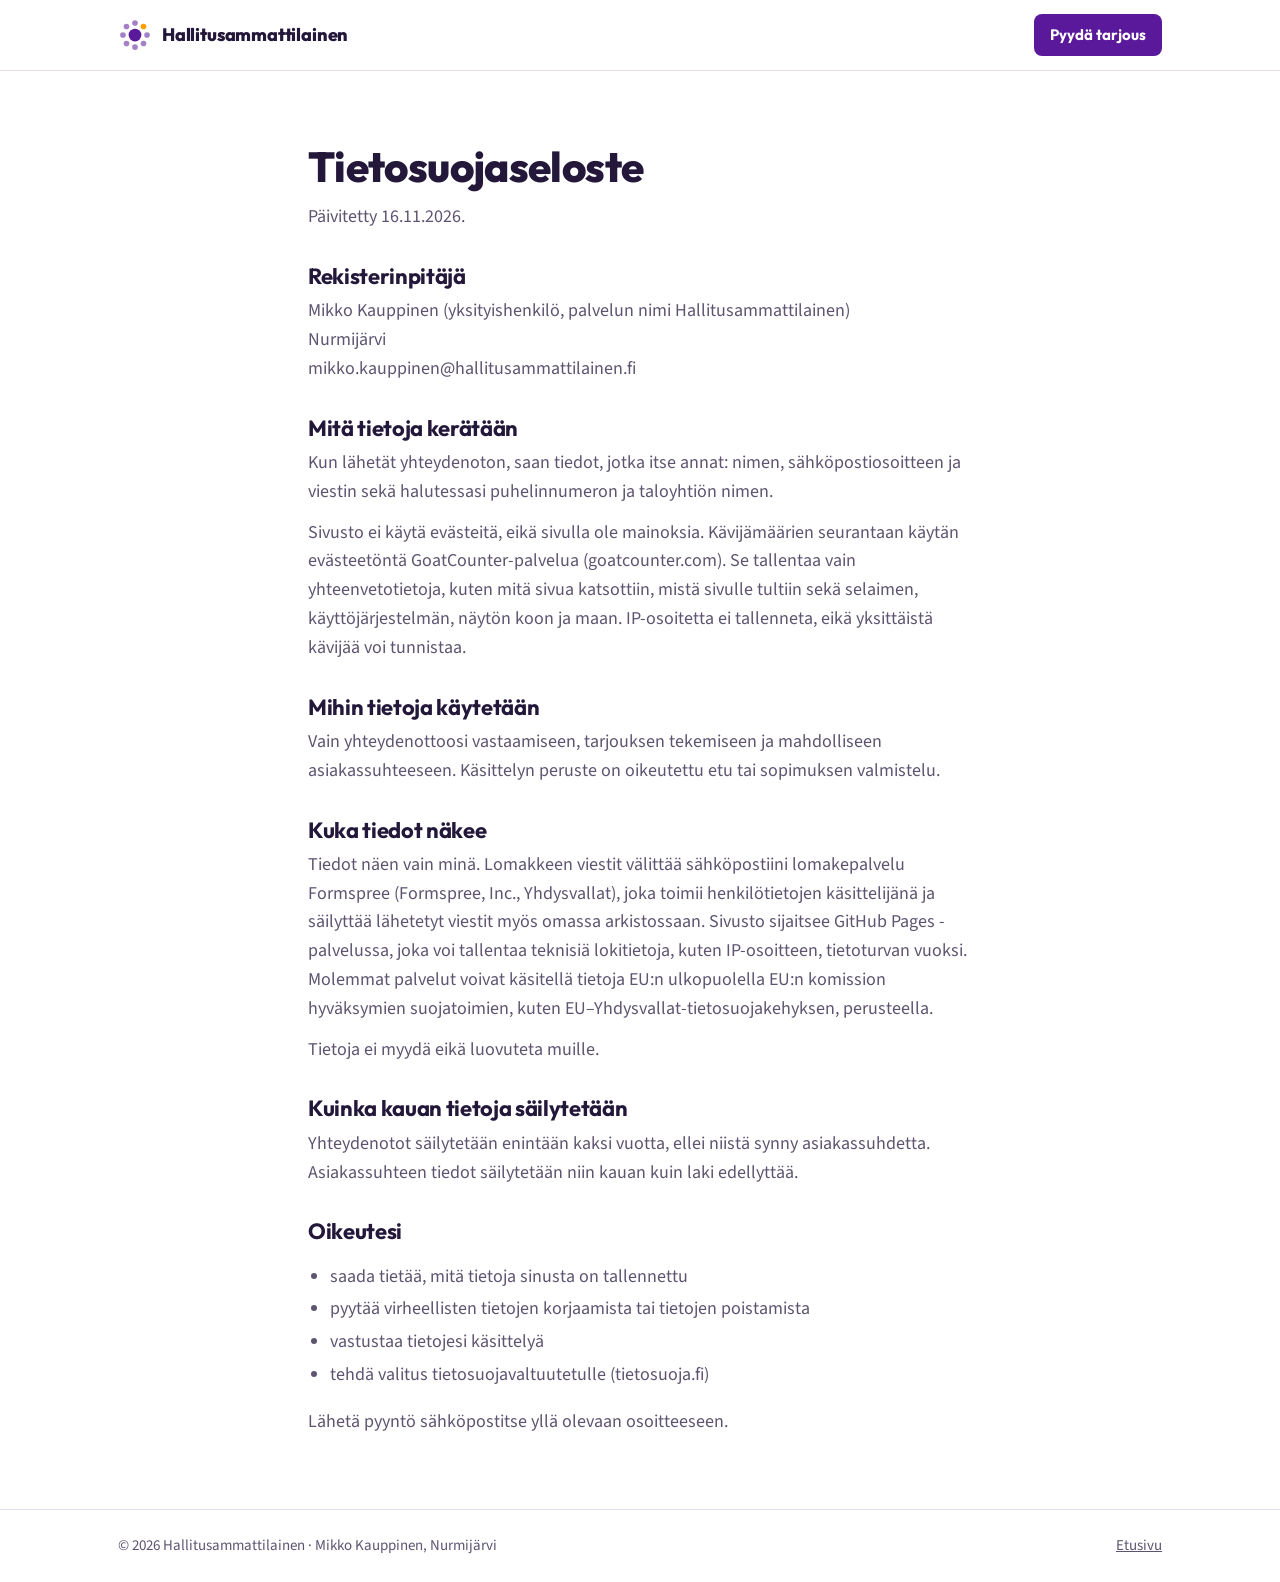
<file: tietosuoja.html>
<!doctype html>
<html lang="fi">
<head>
<meta charset="utf-8">
<meta http-equiv="Content-Security-Policy" content="default-src 'self'; script-src 'self' https://gc.zgo.at; style-src 'self' 'unsafe-inline'; img-src 'self' data: https://hallitusammattilainen.goatcounter.com; font-src 'self'; connect-src https://formspree.io https://hallitusammattilainen.goatcounter.com; form-action 'self'; base-uri 'self'; object-src 'none'">
<meta name="referrer" content="strict-origin-when-cross-origin">

<meta name="viewport" content="width=device-width,initial-scale=1,viewport-fit=cover">
<title>Tietosuojaseloste – Hallitusammattilainen</title>
<meta name="description" content="Hallitusammattilainen.fi-sivuston tietosuojaseloste.">
<link rel="canonical" href="https://hallitusammattilainen.fi/tietosuoja.html">
<link rel="icon" href="ikoni.svg" type="image/svg+xml">
<link rel="stylesheet" href="tyyli.css">
</head>
<body>
<header class="top">
  <div class="in">
    <a class="logo" href="./">
      <svg width="34" height="34" viewBox="0 0 48 48" aria-hidden="true"><circle cx="24" cy="24" r="9" fill="#5A189A"/><g fill="#5A189A" opacity=".55"><circle cx="24" cy="7" r="4"/><circle cx="24" cy="41" r="4"/><circle cx="7" cy="24" r="4"/><circle cx="12" cy="12" r="4"/><circle cx="12" cy="36" r="4"/><circle cx="36" cy="36" r="4"/><circle cx="41" cy="24" r="4"/></g><circle cx="36" cy="12" r="4" fill="#FF9E00"/></svg>
      Hallitusammattilainen
    </a>
    <a class="cta-s" href="./#yhteys">Pyydä tarjous</a>
  </div>
</header>
<main class="in doc">
  <h1>Tietosuojaseloste</h1>
  <p>Päivitetty 16.11.2026.</p>

  <h2>Rekisterinpitäjä</h2>
  <p>Mikko Kauppinen (yksityishenkilö, palvelun nimi Hallitusammattilainen)<br>Nurmijärvi<br>mikko.kauppinen@hallitusammattilainen.fi</p>

  <h2>Mitä tietoja kerätään</h2>
  <p>Kun lähetät yhteydenoton, saan tiedot, jotka itse annat: nimen, sähköpostiosoitteen ja viestin sekä halutessasi puhelinnumeron ja taloyhtiön nimen.</p>
  <p>Sivusto ei käytä evästeitä, eikä sivulla ole mainoksia. Kävijämäärien seurantaan käytän evästeetöntä GoatCounter-palvelua (goatcounter.com). Se tallentaa vain yhteenvetotietoja, kuten mitä sivua katsottiin, mistä sivulle tultiin sekä selaimen, käyttöjärjestelmän, näytön koon ja maan. IP-osoitetta ei tallenneta, eikä yksittäistä kävijää voi tunnistaa.</p>

  <h2>Mihin tietoja käytetään</h2>
  <p>Vain yhteydenottoosi vastaamiseen, tarjouksen tekemiseen ja mahdolliseen asiakassuhteeseen. Käsittelyn peruste on oikeutettu etu tai sopimuksen valmistelu.</p>

  <h2>Kuka tiedot näkee</h2>
  <p>Tiedot näen vain minä. Lomakkeen viestit välittää sähköpostiini lomakepalvelu Formspree (Formspree, Inc., Yhdysvallat), joka toimii henkilötietojen käsittelijänä ja säilyttää lähetetyt viestit myös omassa arkistossaan. Sivusto sijaitsee GitHub Pages -palvelussa, joka voi tallentaa teknisiä lokitietoja, kuten IP-osoitteen, tietoturvan vuoksi. Molemmat palvelut voivat käsitellä tietoja EU:n ulkopuolella EU:n komission hyväksymien suojatoimien, kuten EU–Yhdysvallat-tietosuojakehyksen, perusteella.</p>
  <p>Tietoja ei myydä eikä luovuteta muille.</p>

  <h2>Kuinka kauan tietoja säilytetään</h2>
  <p>Yhteydenotot säilytetään enintään kaksi vuotta, ellei niistä synny asiakassuhdetta. Asiakassuhteen tiedot säilytetään niin kauan kuin laki edellyttää.</p>

  <h2>Oikeutesi</h2>
  <ul>
    <li>saada tietää, mitä tietoja sinusta on tallennettu</li>
    <li>pyytää virheellisten tietojen korjaamista tai tietojen poistamista</li>
    <li>vastustaa tietojesi käsittelyä</li>
    <li>tehdä valitus tietosuojavaltuutetulle (tietosuoja.fi)</li>
  </ul>
  <p>Lähetä pyyntö sähköpostitse yllä olevaan osoitteeseen.</p>
</main>
<footer>
  <div class="in">
    <span>© 2026 Hallitusammattilainen · Mikko Kauppinen, Nurmijärvi</span>
    <span><a href="./">Etusivu</a></span>
  </div>
</footer>
<script data-goatcounter="https://hallitusammattilainen.goatcounter.com/count" async src="https://gc.zgo.at/count.v4.js" crossorigin="anonymous" integrity="sha384-nRw6qfbWyJha9LhsOtSb2YJDyZdKvvCFh0fJYlkquSFjUxp9FVNugbfy8q1jdxI+"></script>
</body>
</html>
</file>
<file: tyyli.css>
/* Hallitusammattilainen.fi – Pyöreä pöytä -brändi: violetti #5A189A, oranssi #FF9E00, tumma #2B0E4A, Outfit */
@font-face{font-family:"Outfit";src:url(fontit/outfit-latin-wght-normal.woff2) format("woff2");font-weight:100 900;font-display:swap}
@font-face{font-family:"Source Sans 3";src:url(fontit/source-sans-3-latin-wght-normal.woff2) format("woff2");font-weight:200 900;font-display:swap}
:root{
  --ink:#23173A; --muted:#5E5470; --bg:#FFFFFF; --tint:#F5F0FA; --line:#E6DDF0;
  --acc:#5A189A; --acc-d:#45107A; --mint:#FF9E00; --navy:#2B0E4A; --on-navy:#D9CDE8;
  --display:"Outfit","Segoe UI",system-ui,sans-serif;
  --body:"Source Sans 3","Segoe UI",system-ui,sans-serif;
  --gutter:clamp(16px,4vw,48px);
}
*{box-sizing:border-box}
html{scroll-behavior:smooth;scroll-padding-top:80px}
body{margin:0;background:var(--bg);color:var(--ink);font-family:var(--body);font-size:18px;line-height:1.6;-webkit-font-smoothing:antialiased}
img{max-width:100%;display:block}
a{color:var(--acc-d)}
h1,h2,h3,h4{font-family:var(--display);line-height:1.15;margin:0;text-wrap:balance;letter-spacing:-.015em}
p{margin:0}
.in{max-width:1140px;margin:0 auto;padding-left:max(var(--gutter),env(safe-area-inset-left,0px));padding-right:max(var(--gutter),env(safe-area-inset-right,0px))}
.skip{position:absolute;left:-999px;top:8px;background:var(--ink);color:#fff;padding:8px 14px;border-radius:6px;z-index:50}
.skip:focus{left:8px}
:focus-visible{outline:3px solid var(--mint);outline-offset:3px;border-radius:4px}
.eyebrow{font-family:var(--display);font-size:13px;font-weight:700;letter-spacing:.09em;text-transform:uppercase;color:var(--acc)}

/* Ylätunniste */
.top{position:sticky;top:0;z-index:20;background:rgba(255,255,255,.94);backdrop-filter:blur(8px);border-bottom:1px solid var(--line)}
.top .in{display:flex;align-items:center;justify-content:space-between;gap:12px 24px;padding-block:14px;flex-wrap:wrap}
.logo{display:flex;gap:10px;align-items:center;font-family:var(--display);font-weight:800;font-size:18px;color:var(--ink);text-decoration:none;letter-spacing:-.01em}
.logo svg{flex:none}
.top nav{display:flex;gap:4px 22px;flex-wrap:wrap;font-size:16px}
.top nav a{color:var(--muted);text-decoration:none}
.top nav a:hover{color:var(--ink)}
.top .cta-s{font-family:var(--display);font-weight:700;font-size:15px;color:#fff;background:var(--acc);padding:9px 16px;border-radius:8px;text-decoration:none}
@media (max-width:760px){.top nav{display:none}.top .in{flex-wrap:nowrap;gap:10px}.logo{font-size:15px;gap:8px;min-width:0}.logo svg{width:30px;height:30px}.top .cta-s{font-size:14px;padding:8px 12px;white-space:nowrap;flex:none}}

/* Painikkeet */
.btn{display:inline-block;font-family:var(--display);font-weight:700;font-size:17px;padding:14px 24px;border-radius:9px;border:2px solid var(--acc);background:var(--acc);color:#fff;text-decoration:none;cursor:pointer;line-height:1.2}
.btn:hover{background:var(--acc-d);border-color:var(--acc-d)}
.btn.ghost{background:transparent;color:var(--acc-d)}
.btn.ghost:hover{background:var(--tint)}
@media (prefers-reduced-motion:no-preference){.btn{transition:background .15s,transform .15s}.btn:hover{transform:translateY(-1px)}}

/* Hero */
.hero .in{display:grid;grid-template-columns:1.3fr .8fr;gap:clamp(28px,5vw,72px);align-items:center;padding-block:clamp(40px,7vw,88px)}
@media (max-width:820px){.hero .in{grid-template-columns:1fr}}
.hero h1{font-size:clamp(34px,5.4vw,58px);font-weight:800;letter-spacing:-.03em}
.hero h1 em{font-style:normal;color:var(--acc)}
.hero .lead{color:var(--muted);font-size:clamp(18px,2vw,21px);margin-top:20px;max-width:58ch}
.ctas{display:flex;flex-wrap:wrap;gap:12px;margin-top:28px}
.trust{display:flex;flex-wrap:wrap;gap:8px 22px;margin:24px 0 0;padding:0;list-style:none;font-size:16px;color:var(--muted)}
.trust li::before{content:"✓";color:var(--acc);font-weight:800;margin-right:6px}
.person{background:var(--tint);border-radius:18px;padding:18px;display:grid;gap:14px}
.person img{border-radius:12px;aspect-ratio:4/5;object-fit:cover;width:100%;filter:contrast(1.03)}
.person b{font-family:var(--display);font-size:19px;display:block}
.person small{color:var(--muted);font-size:15px}
@media (max-width:820px){.person{grid-template-columns:96px 1fr;align-items:center;padding:14px}.person img{width:96px;height:96px;aspect-ratio:auto;border-radius:50%;object-position:50% 30%}}

/* Kuvahero */
.hero-img{position:relative;color:#fff;overflow:hidden;background:var(--navy)}
.hero-img .bg img{position:absolute;inset:0;width:100%;height:100%;object-fit:cover;object-position:62% 30%}
.hero-img::after{content:"";position:absolute;inset:0;background:linear-gradient(90deg,rgb(33,10,58) 0%,rgb(33,10,58) 38%,rgba(33,10,58,.55) 50%,rgba(33,10,58,0) 66%)}
@media (min-width:821px){.hero-img .bg img{left:auto;right:0;width:64%;object-position:50% 25%}}
.hero-img .in{position:relative;z-index:1;display:flex;align-items:center;min-height:clamp(480px,64vh,660px);padding-block:clamp(56px,8vw,112px)}
.hero-txt{max-width:610px}
.hero-img .eyebrow{color:var(--mint)}
.hero-img h1{color:#fff;margin-top:10px}
.hero-img h1 em{color:var(--mint)}
.hero-img .lead{color:#E3D9EF}
.hero-img .btn.ghost{color:#fff;border-color:rgba(255,255,255,.75)}
.hero-img .btn.ghost:hover{background:rgba(255,255,255,.12)}
.hero-img .trust{color:#E3D9EF}
.hero-img .trust li::before{color:var(--mint)}
@media (max-width:820px){
  .hero-img .bg img{height:62%;object-position:58% 25%}
  .hero-img::after{background:linear-gradient(180deg,rgba(33,10,58,0) 0%,rgba(33,10,58,.15) 30%,rgba(33,10,58,.92) 56%,rgb(33,10,58) 64%)}
  .hero-img .in{min-height:0;padding-top:clamp(250px,58vw,420px);align-items:flex-end}
}
.promise-band{background:#210A3A;color:#fff;border-top:1px solid rgba(255,255,255,.08)}
.promise-band .in{display:grid;grid-template-columns:minmax(220px,.8fr) 2.2fr;gap:20px 48px;align-items:center;padding-block:clamp(28px,4vw,40px)}
@media (max-width:820px){.promise-band .in{grid-template-columns:1fr}}
.promise-band .eyebrow{color:var(--mint)}
.promise-band h2{font-size:clamp(22px,2.4vw,26px);font-weight:800;color:#fff;margin-top:6px}
.promise-band ul{list-style:none;margin:0;padding:0;display:grid;grid-template-columns:repeat(auto-fit,minmax(200px,1fr));gap:14px 24px}
.promise-band li{display:grid;grid-template-columns:22px 1fr;gap:10px;color:var(--on-navy);font-size:16px;line-height:1.5}
.promise-band li::before{content:"";width:18px;height:18px;margin-top:3px;border-radius:50%;background:var(--mint) url("data:image/svg+xml,%3Csvg xmlns='http://www.w3.org/2000/svg' viewBox='0 0 24 24' fill='none' stroke='%232B0E4A' stroke-width='3.4' stroke-linecap='round' stroke-linejoin='round'%3E%3Cpath d='M20 6L9 17l-5-5'/%3E%3C/svg%3E") center/11px no-repeat}

.promise{background:var(--navy);color:#fff;border-radius:18px;padding:clamp(22px,3vw,32px);display:grid;gap:14px;align-content:start}
.promise .eyebrow{color:var(--mint)}
.promise h2{font-size:clamp(22px,2.4vw,27px);font-weight:800;color:#fff}
.promise ul{list-style:none;margin:0;padding:0;display:grid;gap:12px}
.promise li{display:grid;grid-template-columns:22px 1fr;gap:10px;color:var(--on-navy);font-size:16.5px;line-height:1.5}
.promise li::before{content:"";width:18px;height:18px;margin-top:3px;border-radius:50%;background:var(--mint) url("data:image/svg+xml,%3Csvg xmlns='http://www.w3.org/2000/svg' viewBox='0 0 24 24' fill='none' stroke='%232B0E4A' stroke-width='3.4' stroke-linecap='round' stroke-linejoin='round'%3E%3Cpath d='M20 6L9 17l-5-5'/%3E%3C/svg%3E") center/11px no-repeat}

/* Osiot */
.pillars{display:grid;grid-template-columns:repeat(auto-fit,minmax(240px,1fr));gap:18px}
.pillars article{background:#fff;border:1px solid var(--line);border-radius:14px;padding:24px;display:grid;gap:10px;align-content:start}
.pillars .num{font-family:var(--display);font-size:13px;font-weight:700;letter-spacing:.09em;text-transform:uppercase;color:var(--acc)}
.pillars h3{font-size:20px}
.pillars p{color:var(--muted);font-size:16.5px}
.ways{display:grid;grid-template-columns:1fr 1fr;gap:clamp(24px,5vw,64px);align-items:start}
@media (max-width:820px){.ways{grid-template-columns:1fr}}
.checks{list-style:none;margin:0;padding:0;display:grid;gap:0;border-top:1px solid var(--line)}
.checks li{padding:14px 0 14px 34px;border-bottom:1px solid var(--line);color:var(--muted);font-size:17px;position:relative}
.checks li::before{content:"✓";position:absolute;left:4px;top:13px;color:var(--acc);font-weight:800}
.checks b{color:var(--ink)}
figure{margin:0}
.wide img{width:100%;height:auto;border-radius:14px;aspect-ratio:1264/848;object-fit:cover}
.sec.tint .wide{margin-bottom:clamp(24px,4vw,40px)}
.split{display:grid;grid-template-columns:.75fr 1.6fr;gap:clamp(24px,4vw,56px);align-items:start}
.split .why{grid-template-columns:repeat(2,minmax(0,1fr))}
.side img{width:100%;height:auto;border-radius:14px}
@media (max-width:820px){.split{grid-template-columns:1fr}.side{max-width:420px}}
@media (max-width:560px){.split .why{grid-template-columns:1fr}}
.photo-slot{aspect-ratio:4/5;max-width:380px;width:100%;border-radius:16px;background:var(--tint);display:grid;place-items:center;font-family:var(--display);font-weight:800;font-size:64px;color:#B9D3CC}
.sec{padding-block:clamp(48px,7vw,88px)}
.sec.tint{background:var(--tint)}
.head{display:grid;gap:12px;max-width:720px;margin-bottom:clamp(24px,4vw,40px)}
.head h2{font-size:clamp(28px,3.6vw,40px);font-weight:800}
.head p{color:var(--muted);font-size:19px}
.grid3{display:grid;grid-template-columns:repeat(auto-fit,minmax(260px,1fr));gap:18px}
.grid4{display:grid;grid-template-columns:1fr;gap:18px}
@media(min-width:640px){.grid4{grid-template-columns:repeat(2,1fr)}}
.svc{background:#fff;border:1px solid var(--line);border-radius:14px;padding:26px;display:grid;gap:10px;align-content:start}
.svc h3{font-size:21px}
.svc p{color:var(--muted);font-size:17px}
.svc ul{margin:4px 0 0;padding-left:20px;color:var(--muted);font-size:16px;display:grid;gap:4px}
.svc .from{margin-top:auto;padding-top:14px;border-top:1px solid var(--line);color:var(--muted);font-size:15px}
.svc .from b{display:block;font:800 26px/1.15 var(--display);color:var(--ink)}
.svc .from span{display:block}
.svc{grid-template-rows:auto auto 1fr auto}
.price{margin-top:22px;font-size:17px;color:var(--muted)}
.price b{color:var(--ink)}

.why{display:grid;grid-template-columns:repeat(auto-fit,minmax(230px,1fr));gap:28px 32px}
.why div{display:grid;gap:8px;align-content:start}
.why svg{color:var(--acc)}
.why h3{font-size:19px}
.why p{color:var(--muted);font-size:17px}

.how{display:grid;grid-template-columns:repeat(auto-fit,minmax(210px,1fr));gap:24px;margin:0;padding:0;list-style:none;counter-reset:h}
@media (min-width:1000px){.how{grid-template-columns:repeat(5,1fr)}}
.how li{counter-increment:h;display:grid;gap:8px;align-content:start;border-top:3px solid var(--acc);padding-top:14px}
.how li::before{content:"Vaihe " counter(h);font-family:var(--display);font-size:13px;font-weight:700;letter-spacing:.09em;text-transform:uppercase;color:var(--acc)}
.how h3{font-size:19px}
.how p{color:var(--muted);font-size:17px}
.law{margin-top:28px;font-size:16px;color:var(--muted);border-left:3px solid var(--line);padding-left:16px;max-width:72ch}

.me .in{display:grid;grid-template-columns:.7fr 1.3fr;gap:clamp(28px,5vw,64px);align-items:start}
@media (max-width:820px){.me .in{grid-template-columns:1fr}}
.me img{border-radius:16px;aspect-ratio:4/5;height:auto;object-fit:cover;object-position:50% 20%;width:100%;max-width:320px}
.me .txt{display:grid;gap:16px}
.me .txt p{max-width:62ch}
.facts{display:grid;grid-template-columns:repeat(auto-fit,minmax(180px,1fr));gap:12px;margin-top:8px}
.facts div{border:1px solid var(--line);border-radius:12px;padding:14px 16px}
.facts b{font-family:var(--display);font-size:clamp(18px,1.8vw,22px);hyphens:manual;display:block;color:var(--acc-d)}
.facts span{font-size:15px;color:var(--muted)}

.faq{display:grid;gap:10px;max-width:820px}
.faq details{background:#fff;border:1px solid var(--line);border-radius:12px;padding:0 20px}
.faq summary{font-family:var(--display);font-weight:700;font-size:18px;padding:18px 0;cursor:pointer;list-style:none;display:flex;justify-content:space-between;gap:16px}
.faq summary::-webkit-details-marker{display:none}
.faq summary::after{content:"+";color:var(--acc);font-size:24px;line-height:1}
.faq details[open] summary::after{content:"–"}
.faq details p{padding-bottom:18px;color:var(--muted);font-size:17px}

/* Yhteys */
.contact{background:var(--navy);color:#fff}
.contact .in{display:grid;grid-template-columns:.85fr 1.15fr;gap:clamp(28px,5vw,64px);padding-block:clamp(48px,7vw,88px)}
@media (max-width:820px){.contact .in{grid-template-columns:1fr}}
.contact h2{font-size:clamp(28px,3.6vw,40px);font-weight:800;color:#fff}
.contact .eyebrow{color:var(--mint)}
.contact p{color:var(--on-navy);margin-top:14px}
.direct{display:grid;gap:14px;margin-top:28px}
.direct a,.direct span{color:#fff;font-family:var(--display);font-weight:600;font-size:18px;text-decoration:none;overflow-wrap:anywhere}
.direct a:hover{text-decoration:underline}
.direct small{display:block;font-family:var(--body);font-weight:400;font-size:14px;color:var(--on-navy)}
form{display:grid;gap:14px;background:#fff;color:var(--ink);border-radius:16px;padding:clamp(18px,3vw,28px)}
.two{display:grid;grid-template-columns:1fr 1fr;gap:14px}
@media (max-width:540px){.two{grid-template-columns:1fr}}
label{display:grid;gap:5px;font-size:15px;font-weight:600}
label .opt{font-weight:400;color:var(--muted)}
input,textarea,select{font:inherit;font-size:17px;padding:11px 13px;border:1px solid #CFC4DC;border-radius:9px;background:#fff;color:var(--ink);width:100%}
input:focus,textarea:focus,select:focus{border-color:var(--acc)}
textarea{min-height:120px;resize:vertical}
.hp{position:absolute;left:-5000px}
.note{font-size:14px;color:var(--muted)}
.msg{border-radius:9px;padding:12px 14px;font-size:16px}
.msg.ok{background:#F1E8FA;color:var(--acc-d)}
.msg.err{background:#FBE7E9;color:#8E1F2B}

footer{border-top:1px solid var(--line)}
footer .in{display:flex;flex-wrap:wrap;gap:8px 28px;justify-content:space-between;padding-block:24px;font-size:15px;color:var(--muted)}
footer a{color:var(--muted)}

/* Tekstisivut */
.doc{max-width:760px;padding-block:clamp(40px,6vw,72px)}
.doc h1{font-size:clamp(30px,4vw,42px);font-weight:800;margin-bottom:12px}
.doc h2{font-size:22px;margin:32px 0 8px}
.doc p,.doc li{color:var(--muted)}
.doc p+p{margin-top:12px}
.doc ul{padding-left:22px;display:grid;gap:4px}

footer .ai-note{flex-basis:100%;font-size:13px}
.contact form .note{color:var(--muted);margin:0}
.contact form .note a{color:var(--acc)}
.me .intro{font-size:clamp(18px,1.6vw,20px);color:var(--ink)}
.me .me-h{font-size:19px;margin-top:10px}
@media (min-width:821px){.me picture{position:sticky;top:96px}}
.timing{margin-top:clamp(24px,4vw,36px);display:flex;flex-wrap:wrap;gap:16px 28px;align-items:center;justify-content:space-between;background:var(--tint);border-radius:14px;padding:20px 24px}
.timing p{max-width:62ch;color:var(--muted)}
.timing b{color:var(--ink)}
.f-check,label.check{display:flex;gap:10px;align-items:center;font-weight:600;font-size:16px;cursor:pointer}
label.check input{width:20px;height:20px;accent-color:var(--acc);margin:0}
.me .facts{grid-template-columns:repeat(2,minmax(0,1fr))}
</file>
